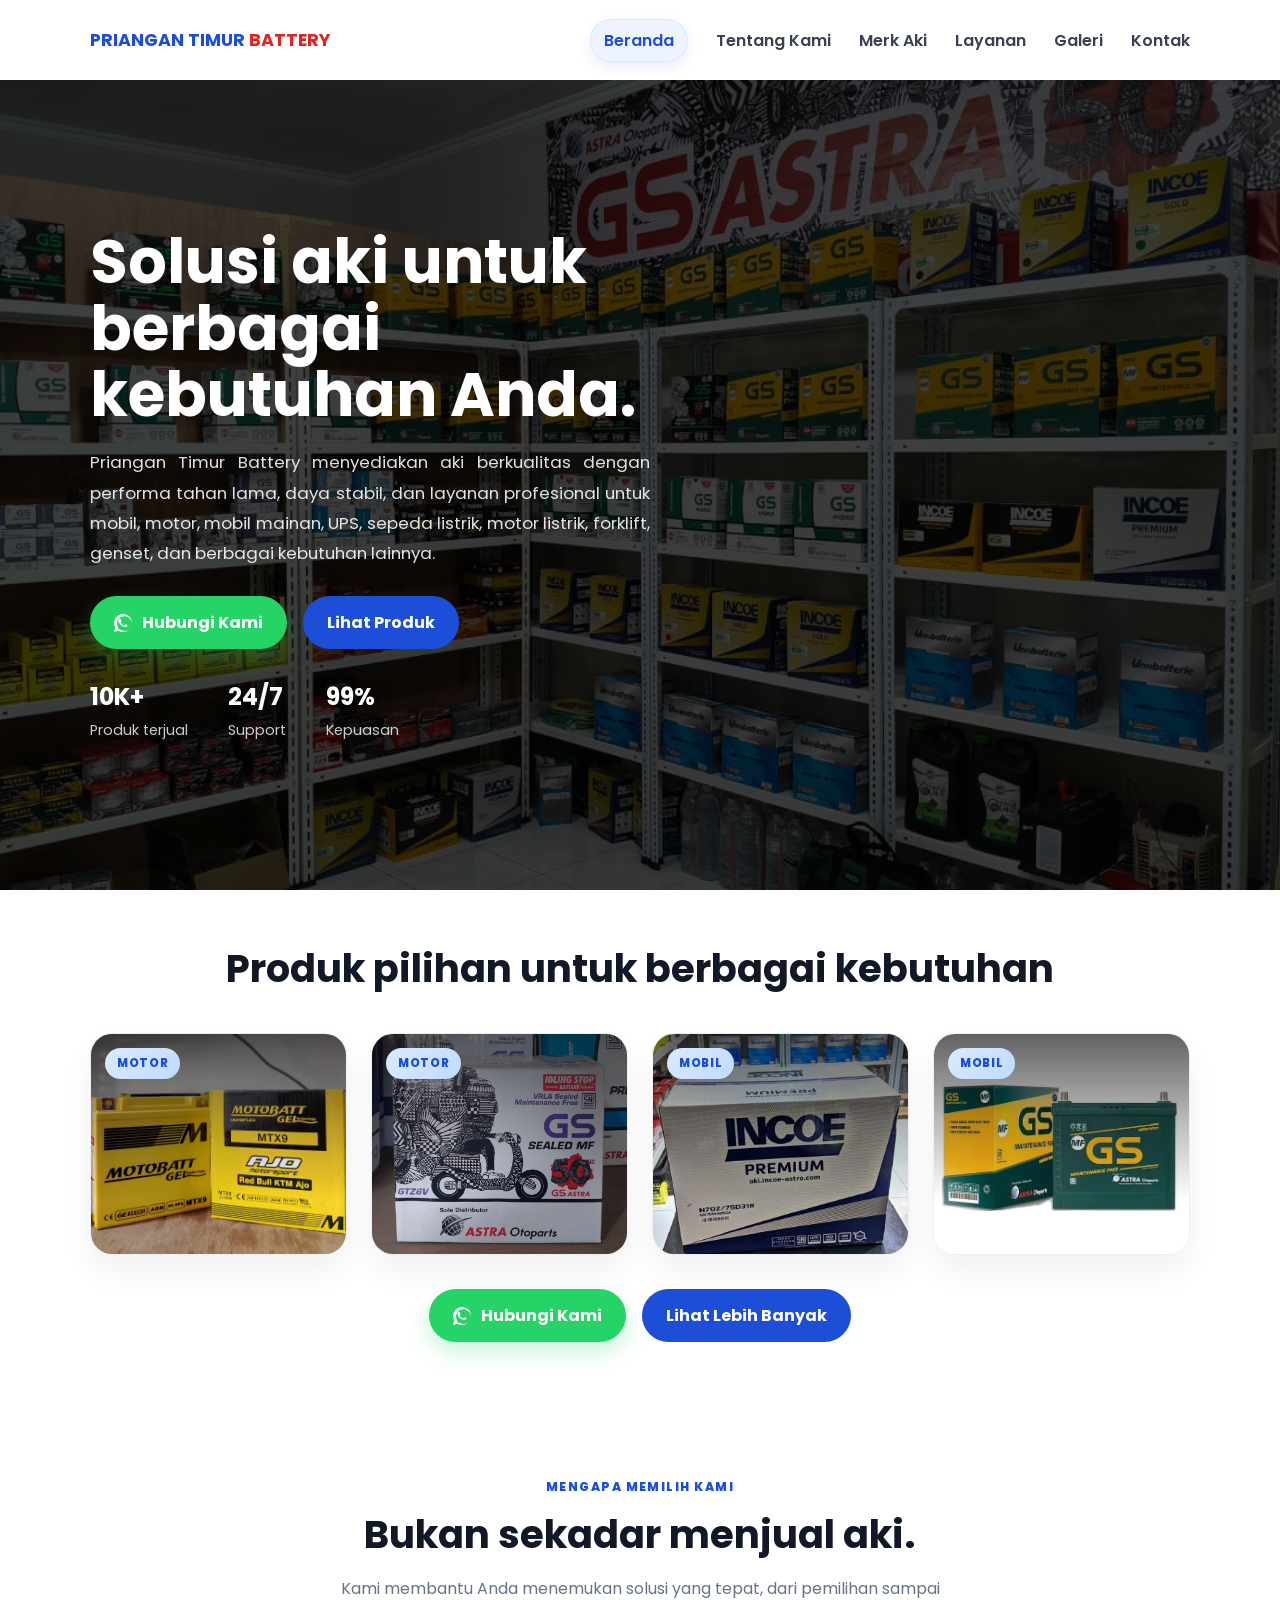
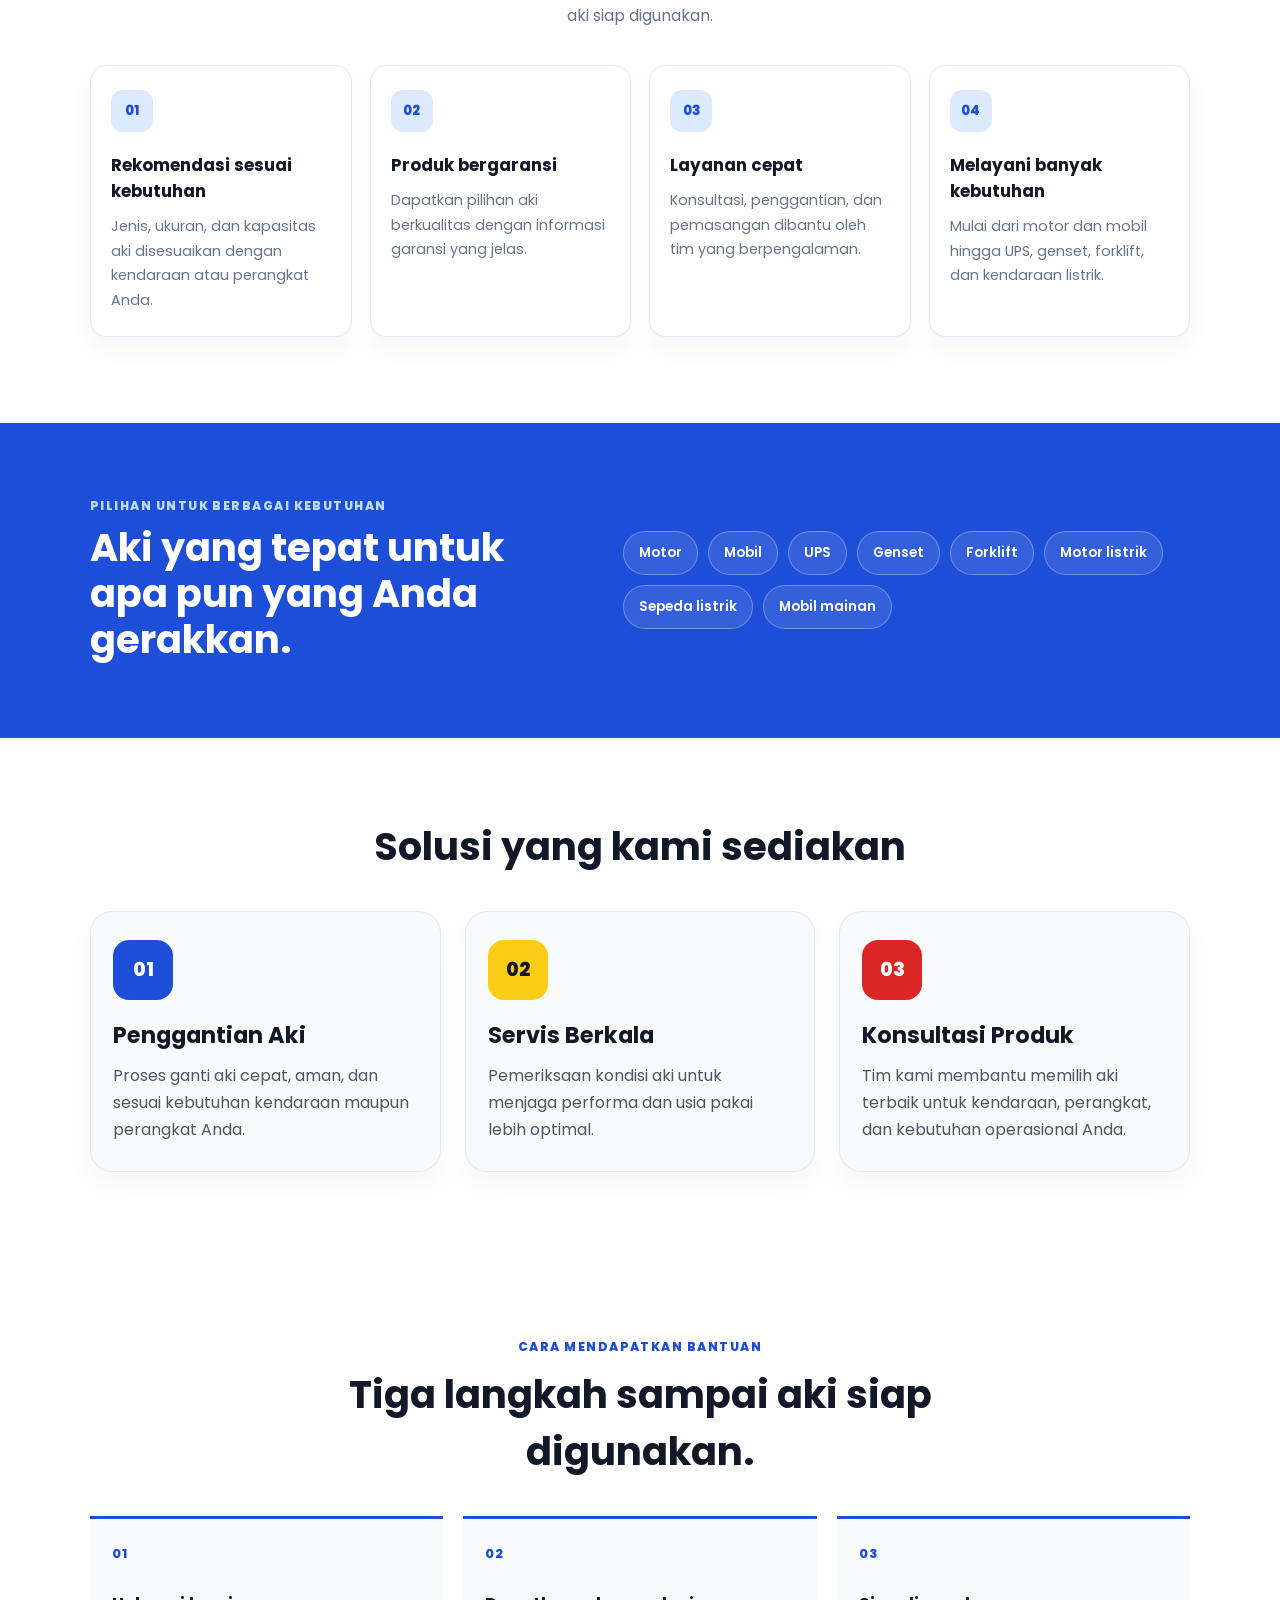
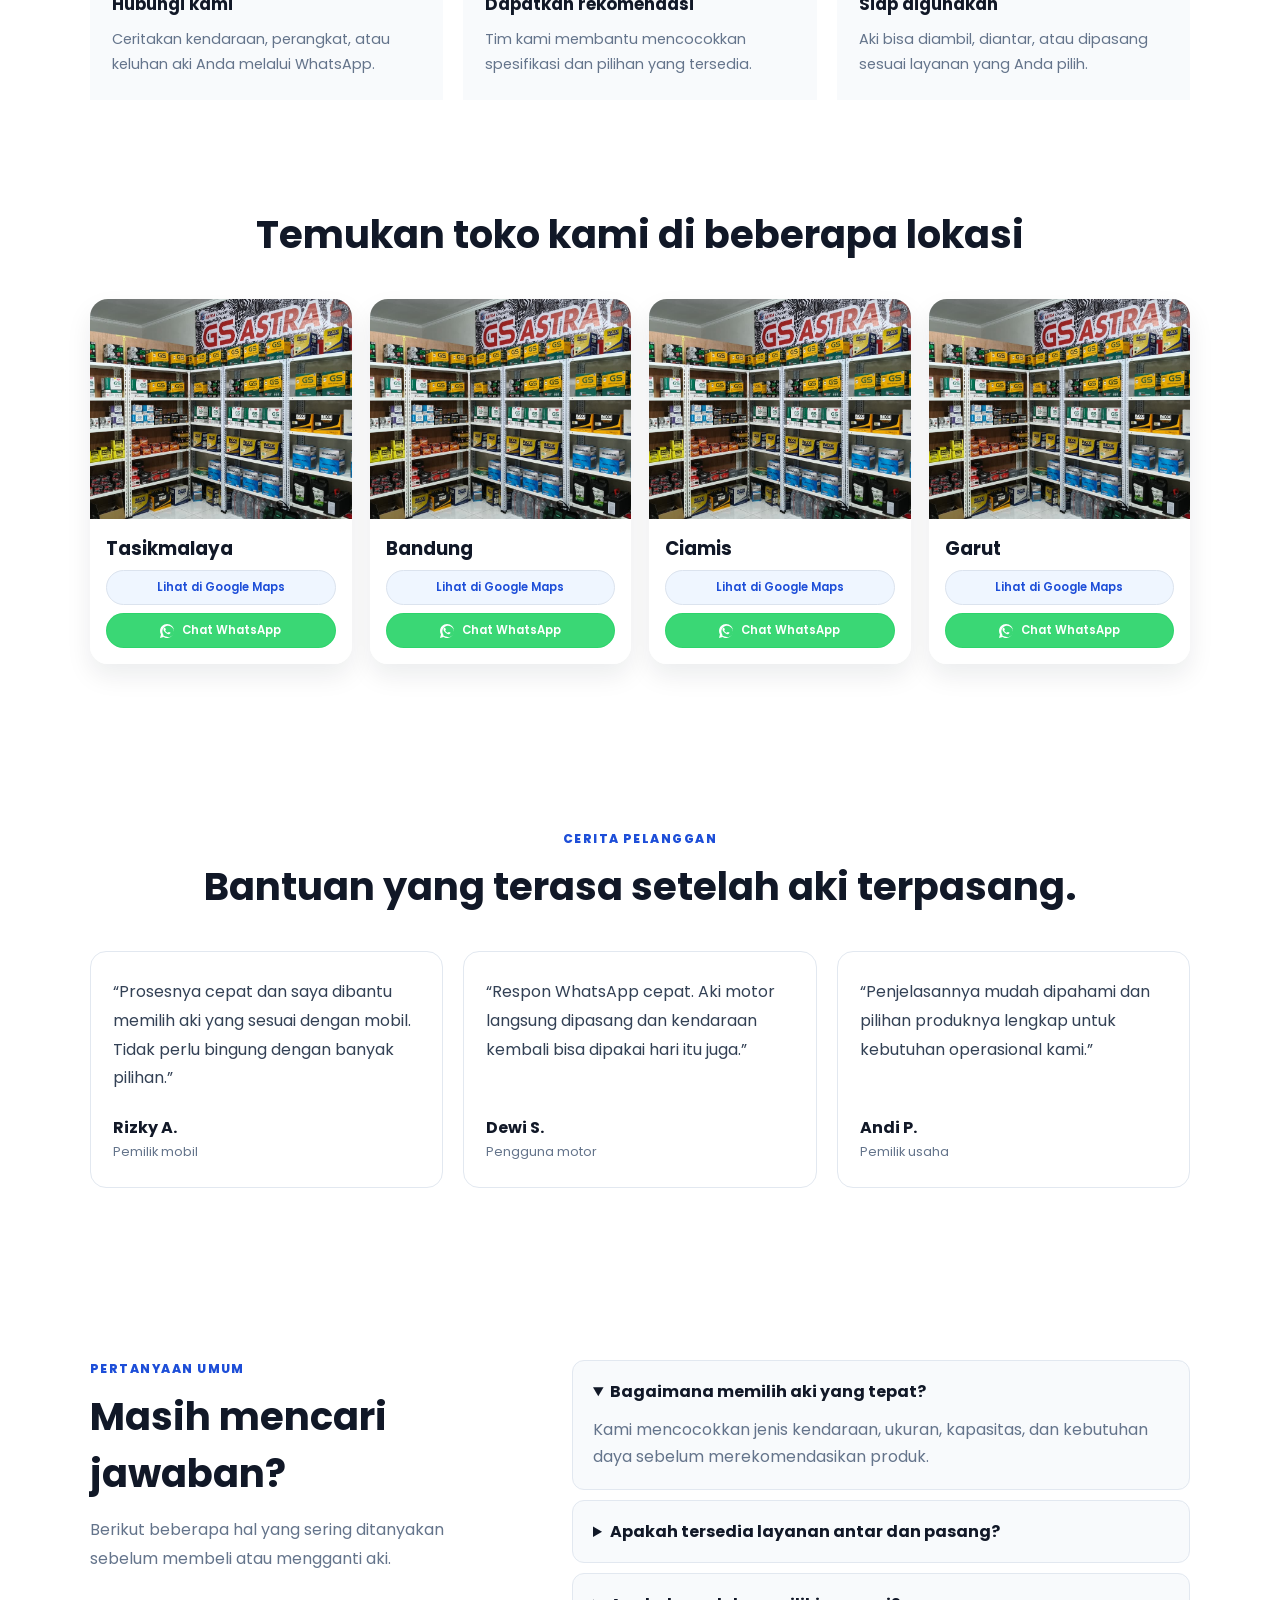
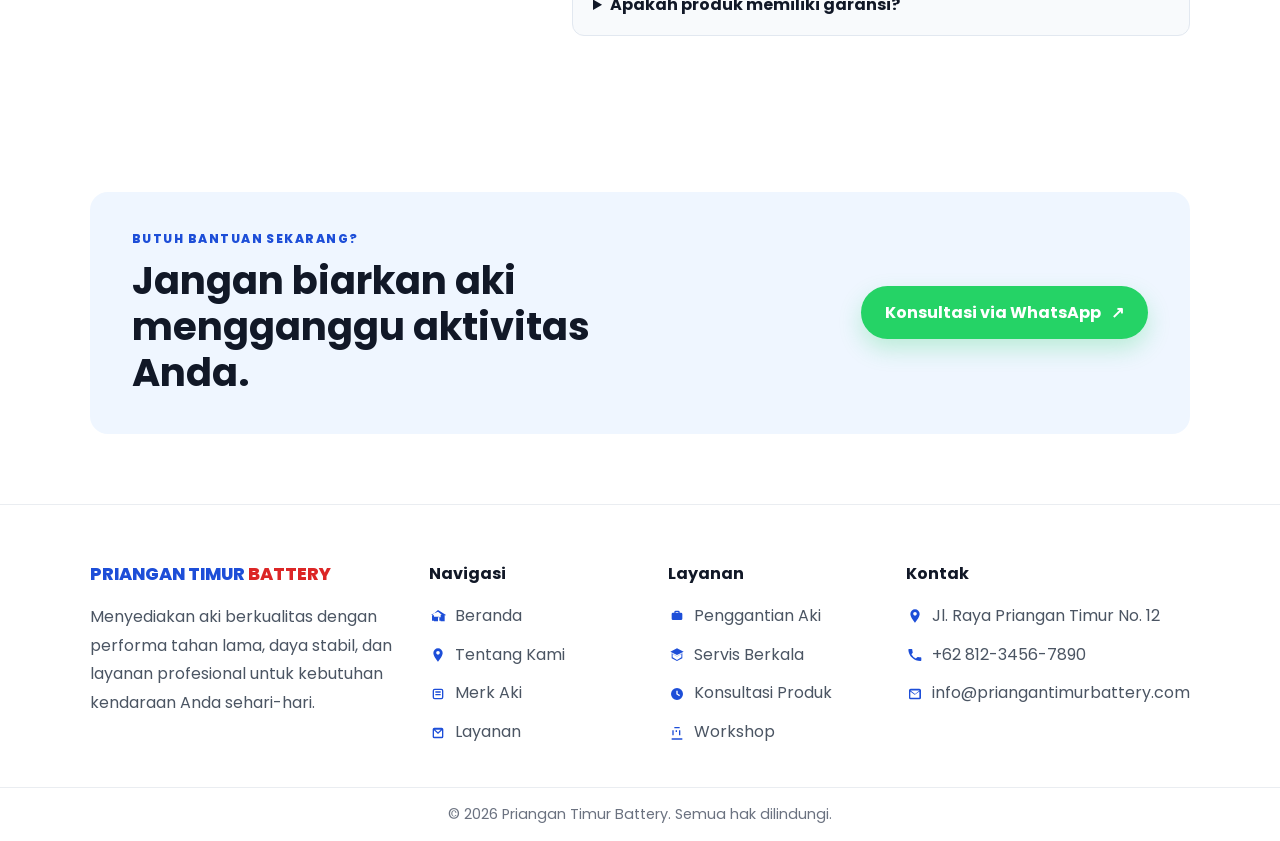
<file: index.html>
<!DOCTYPE html>
<html lang="id">

<head>
    <meta charset="UTF-8">
    <meta name="viewport" content="width=device-width, initial-scale=1.0">
    <meta name="description"
        content="Priangan Timur Battery menyediakan aki berkualitas, konsultasi, penggantian, dan layanan aki untuk berbagai kebutuhan.">
    <title>Priangan Timur Battery | Solusi Aki Terpercaya</title>

    <link rel="preconnect" href="https://fonts.googleapis.com">
    <link rel="preconnect" href="https://fonts.gstatic.com" crossorigin>
    <link href="https://fonts.googleapis.com/css2?family=Poppins:wght@400;500;600;700;800&display=swap"
        rel="stylesheet">
    <link rel="stylesheet" href="css/style.css">
</head>

<body>
    <header class="navbar">
        <div class="container nav-inner">
            <div class="logo">
                <a href="index.html"><span>PRIANGAN TIMUR <span class="brand-red">BATTERY</span></span></a>
            </div>

            <button class="menu-toggle" type="button" aria-label="Buka menu" aria-controls="primary-navigation"
                aria-expanded="false">
                <span></span><span></span><span></span>
            </button>
            <nav class="menu" id="primary-navigation" aria-label="Main navigation">
                <a class="active" href="index.html">Beranda</a>
                <a href="tentang_kami.html">Tentang Kami</a>
                <a href="merk_aki.html">Merk Aki</a>
                <a href="layanan.html">Layanan</a>
                <a href="galeri.html">Galeri</a>
                <a href="kontak.html">Kontak</a>
            </nav>
        </div>
    </header>

    <main>
        <section class="hero">
            <div class="container hero-inner">
                <div class="hero-content">
                    <h1>Solusi aki untuk berbagai kebutuhan Anda.</h1>
                    <p>
                        Priangan Timur Battery menyediakan aki berkualitas dengan performa tahan lama,
                        daya stabil, dan layanan profesional untuk mobil, motor, mobil mainan, UPS, sepeda listrik,
                        motor listrik, forklift, genset, dan berbagai kebutuhan lainnya.
                    </p>

                    <div class="hero-actions">
                        <a href="https://wa.me/62882002125311" class="btn btn-whatsapp" target="_blank" rel="noopener">
                            <svg viewBox="0 0 24 24" aria-hidden="true" focusable="false">
                                <path
                                    d="M20.52 3.48A11.86 11.86 0 0 0 12.08 0C5.5 0 .06 5.45.06 12.13c0 2.13.56 4.22 1.63 6.06L0 24l6.02-1.58a11.98 11.98 0 0 0 5.99 1.82h.01c6.58 0 11.96-5.45 11.96-12.13 0-3.25-1.27-6.31-3.46-8.63ZM12.08 22c-1.72 0-3.4-.46-4.87-1.33L6.5 21l-.9-2.92a9.92 9.92 0 0 1-1.5-5.08c0-5.45 4.44-9.87 9.9-9.87a9.86 9.86 0 0 1 9.88 9.87c0 5.43-4.44 9.87-9.88 9.87Zm5.44-7.41c-.3-.15-1.8-.89-2.08-.99-.27-.1-.47-.15-.67.15-.2.3-.77.99-.95 1.19-.18.2-.35.22-.65.08-.3-.15-1.27-.47-2.42-1.49-.9-.8-1.51-1.8-1.68-2.1-.18-.3-.02-.46.13-.61.14-.14.3-.35.45-.52.15-.17.2-.3.3-.5.1-.2.05-.38-.03-.53-.08-.15-.67-1.62-.92-2.22-.24-.58-.49-.5-.67-.51l-.57-.01c-.2 0-.53.08-.8.38-.27.3-1.02 1-1.02 2.43s1.05 2.82 1.2 3.02c.15.2 2.06 3.14 4.98 4.4.7.3 1.24.48 1.66.61.7.22 1.34.19 1.84.11.56-.08 1.8-.73 2.05-1.43.25-.7.25-1.31.18-1.43-.07-.13-.27-.2-.57-.35Z" />
                            </svg>
                            <span>Hubungi Kami</span>
                        </a>
                        <a href="merk_aki.html" class="btn btn-primary">Lihat Produk</a>
                    </div>

                    <div class="hero-stats">
                        <div>
                            <strong>10K+</strong>
                            <span>Produk terjual</span>
                        </div>
                        <div>
                            <strong>24/7</strong>
                            <span>Support</span>
                        </div>
                        <div>
                            <strong>99%</strong>
                            <span>Kepuasan</span>
                        </div>
                    </div>
                </div>
            </div>
        </section>

        <section class="products" id="products">
            <div class="container">
                <div class="section-heading">
                    <h2>Produk pilihan untuk berbagai kebutuhan</h2>
                </div>

                <div class="product-grid">
                    <article class="product-card">
                        <div class="product-image-wrap">
                            <img src="img/produk-1.jpg" alt="" class="product-image">
                            <span class="product-tag">Motor</span>
                        </div>
                    </article>

                    <article class="product-card">
                        <div class="product-image-wrap">
                            <img src="img/produk-2.jpg" alt="" class="product-image">
                            <span class="product-tag">Motor</span>
                        </div>
                    </article>

                    <article class="product-card">
                        <div class="product-image-wrap">
                            <img src="img/produk-5.jpg" alt="" class="product-image">
                            <span class="product-tag">Mobil</span>
                        </div>
                    </article>

                    <article class="product-card">
                        <div class="product-image-wrap">
                            <img src="img/produk-10.jpg" alt="" class="product-image">
                            <span class="product-tag">Mobil</span>
                        </div>
                    </article>
                </div>

                <div class="product-action">
                    <a href="https://wa.me/62882002125311" class="btn btn-whatsapp" target="_blank" rel="noopener">
                        <svg viewBox="0 0 24 24" aria-hidden="true" focusable="false">
                            <path
                                d="M20.52 3.48A11.86 11.86 0 0 0 12.08 0C5.5 0 .06 5.45.06 12.13c0 2.13.56 4.22 1.63 6.06L0 24l6.02-1.58a11.98 11.98 0 0 0 5.99 1.82h.01c6.58 0 11.96-5.45 11.96-12.13 0-3.25-1.27-6.31-3.46-8.63ZM12.08 22c-1.72 0-3.4-.46-4.87-1.33L6.5 21l-.9-2.92a9.92 9.92 0 0 1-1.5-5.08c0-5.45 4.44-9.87 9.9-9.87a9.86 9.86 0 0 1 9.88 9.87c0 5.43-4.44 9.87-9.88 9.87Zm5.44-7.41c-.3-.15-1.8-.89-2.08-.99-.27-.1-.47-.15-.67.15-.2.3-.77.99-.95 1.19-.18.2-.35.22-.65.08-.3-.15-1.27-.47-2.42-1.49-.9-.8-1.51-1.8-1.68-2.1-.18-.3-.02-.46.13-.61.14-.14.3-.35.45-.52.15-.17.2-.3.3-.5.1-.2.05-.38-.03-.53-.08-.15-.67-1.62-.92-2.22-.24-.58-.49-.5-.67-.51l-.57-.01c-.2 0-.53.08-.8.38-.27.3-1.02 1-1.02 2.43s1.05 2.82 1.2 3.02c.15.2 2.06 3.14 4.98 4.4.7.3 1.24.48 1.66.61.7.22 1.34.19 1.84.11.56-.08 1.8-.73 2.05-1.43.25-.7.25-1.31.18-1.43-.07-.13-.27-.2-.57-.35Z" />
                        </svg>
                        <span>Hubungi Kami</span>
                    </a>
                    <a href="merk_aki.html" class="btn btn-primary">Lihat Lebih Banyak</a>
                </div>
            </div>
        </section>

        <section class="advantages" aria-labelledby="advantages-title">
            <div class="container">
                <div class="section-heading">
                    <p class="section-kicker">Mengapa memilih kami</p>
                    <h2 id="advantages-title">Bukan sekadar menjual aki.</h2>
                    <p>Kami membantu Anda menemukan solusi yang tepat, dari pemilihan sampai aki siap digunakan.</p>
                </div>
                <div class="advantage-grid">
                    <article class="advantage-card"><span class="advantage-number">01</span>
                        <h3>Rekomendasi sesuai kebutuhan</h3>
                        <p>Jenis, ukuran, dan kapasitas aki disesuaikan dengan kendaraan atau perangkat Anda.</p>
                    </article>
                    <article class="advantage-card"><span class="advantage-number">02</span>
                        <h3>Produk bergaransi</h3>
                        <p>Dapatkan pilihan aki berkualitas dengan informasi garansi yang jelas.</p>
                    </article>
                    <article class="advantage-card"><span class="advantage-number">03</span>
                        <h3>Layanan cepat</h3>
                        <p>Konsultasi, penggantian, dan pemasangan dibantu oleh tim yang berpengalaman.</p>
                    </article>
                    <article class="advantage-card"><span class="advantage-number">04</span>
                        <h3>Melayani banyak kebutuhan</h3>
                        <p>Mulai dari motor dan mobil hingga UPS, genset, forklift, dan kendaraan listrik.</p>
                    </article>
                </div>
            </div>
        </section>

        <section class="coverage" aria-labelledby="coverage-title">
            <div class="container coverage-inner">
                <div>
                    <p class="section-kicker">Pilihan untuk berbagai kebutuhan</p>
                    <h2 id="coverage-title">Aki yang tepat untuk apa pun yang Anda gerakkan.</h2>
                </div>
                <div class="coverage-list">
                    <span>Motor</span><span>Mobil</span><span>UPS</span><span>Genset</span><span>Forklift</span><span>Motor
                        listrik</span><span>Sepeda listrik</span><span>Mobil mainan</span></div>
            </div>
        </section>

        <section class="services">
            <div class="container">
                <div class="section-heading">
                    <h2>Solusi yang kami sediakan</h2>
                </div>

                <div class="service-grid">
                    <div class="service-card">
                        <div class="service-icon blue">01</div>
                        <h3>Penggantian Aki</h3>
                        <p>Proses ganti aki cepat, aman, dan sesuai kebutuhan kendaraan maupun perangkat Anda.</p>
                    </div>

                    <div class="service-card">
                        <div class="service-icon yellow">02</div>
                        <h3>Servis Berkala</h3>
                        <p>Pemeriksaan kondisi aki untuk menjaga performa dan usia pakai lebih optimal.</p>
                    </div>

                    <div class="service-card">
                        <div class="service-icon red">03</div>
                        <h3>Konsultasi Produk</h3>
                        <p>Tim kami membantu memilih aki terbaik untuk kendaraan, perangkat, dan kebutuhan operasional
                            Anda.</p>
                    </div>
                </div>
            </div>
        </section>

        <section class="process" aria-labelledby="process-title">
            <div class="container process-inner">
                <div class="section-heading process-heading">
                    <p class="section-kicker">Cara mendapatkan bantuan</p>
                    <h2 id="process-title">Tiga langkah sampai aki siap digunakan.</h2>
                </div>
                <div class="process-grid">
                    <article class="process-card"><span>01</span>
                        <h3>Hubungi kami</h3>
                        <p>Ceritakan kendaraan, perangkat, atau keluhan aki Anda melalui WhatsApp.</p>
                    </article>
                    <article class="process-card"><span>02</span>
                        <h3>Dapatkan rekomendasi</h3>
                        <p>Tim kami membantu mencocokkan spesifikasi dan pilihan yang tersedia.</p>
                    </article>
                    <article class="process-card"><span>03</span>
                        <h3>Siap digunakan</h3>
                        <p>Aki bisa diambil, diantar, atau dipasang sesuai layanan yang Anda pilih.</p>
                    </article>
                </div>
            </div>
        </section>

        <section class="branch-showcase">
            <div class="container">
                <div class="section-heading">
                    <h2>Temukan toko kami di beberapa lokasi</h2>
                </div>

                <div class="branch-grid">
                    <div class="branch-card">
                        <img src="img/hero.jpeg" alt="Cabang Tasikmalaya">
                        <div class="branch-content">
                            <span class="branch-name">Tasikmalaya</span>
                            <div class="branch-actions">
                                <a href="https://www.google.com/maps/search/Priangan+Timur+Battery+Tasikmalaya"
                                    class="branch-maps" target="_blank" rel="noopener">Lihat di Google Maps</a>
                                <a href="https://wa.me/62882002125311?text=Halo%20Priangan%20Timur%20Battery%20Tasikmalaya"
                                    class="branch-whatsapp" target="_blank" rel="noopener">
                                    <svg viewBox="0 0 24 24" aria-hidden="true" focusable="false">
                                        <path
                                            d="M20.52 3.48A11.86 11.86 0 0 0 12.08 0C5.5 0 .06 5.45.06 12.13c0 2.13.56 4.22 1.63 6.06L0 24l6.02-1.58a11.98 11.98 0 0 0 5.99 1.82h.01c6.58 0 11.96-5.45 11.96-12.13 0-3.25-1.27-6.31-3.46-8.63ZM12.08 22c-1.72 0-3.4-.46-4.87-1.33L6.5 21l-.9-2.92a9.92 9.92 0 0 1-1.5-5.08c0-5.45 4.44-9.87 9.9-9.87a9.86 9.86 0 0 1 9.88 9.87c0 5.43-4.44 9.87-9.88 9.87Zm5.44-7.41c-.3-.15-1.8-.89-2.08-.99-.27-.1-.47-.15-.67.15-.2.3-.77.99-.95 1.19-.18.2-.35.22-.65.08-.3-.15-1.27-.47-2.42-1.49-.9-.8-1.51-1.8-1.68-2.1-.18-.3-.02-.46.13-.61.14-.14.3-.35.45-.52.15-.17.2-.3.3-.5.1-.2.05-.38-.03-.53-.08-.15-.67-1.62-.92-2.22-.24-.58-.49-.5-.67-.51l-.57-.01c-.2 0-.53.08-.8.38-.27.3-1.02 1-1.02 2.43s1.05 2.82 1.2 3.02c.15.2 2.06 3.14 4.98 4.4.7.3 1.24.48 1.66.61.7.22 1.34.19 1.84.11.56-.08 1.8-.73 2.05-1.43.25-.7.25-1.31.18-1.43-.07-.13-.27-.2-.57-.35Z" />
                                        </svg>
                                    Chat WhatsApp
                                </a>
                            </div>
                        </div>
                    </div>

                    <div class="branch-card">
                        <img src="img/hero.jpeg" alt="Cabang Bandung">
                        <div class="branch-content">
                            <span class="branch-name">Bandung</span>
                            <div class="branch-actions">
                                <a href="https://www.google.com/maps/search/Priangan+Timur+Battery+Bandung"
                                    class="branch-maps" target="_blank" rel="noopener">Lihat di Google Maps</a>
                                <a href="https://wa.me/62882002125311?text=Halo%20Priangan%20Timur%20Battery%20Bandung"
                                    class="branch-whatsapp" target="_blank" rel="noopener">
                                    <svg viewBox="0 0 24 24" aria-hidden="true" focusable="false">
                                        <path
                                            d="M20.52 3.48A11.86 11.86 0 0 0 12.08 0C5.5 0 .06 5.45.06 12.13c0 2.13.56 4.22 1.63 6.06L0 24l6.02-1.58a11.98 11.98 0 0 0 5.99 1.82h.01c6.58 0 11.96-5.45 11.96-12.13 0-3.25-1.27-6.31-3.46-8.63ZM12.08 22c-1.72 0-3.4-.46-4.87-1.33L6.5 21l-.9-2.92a9.92 9.92 0 0 1-1.5-5.08c0-5.45 4.44-9.87 9.9-9.87a9.86 9.86 0 0 1 9.88 9.87c0 5.43-4.44 9.87-9.88 9.87Zm5.44-7.41c-.3-.15-1.8-.89-2.08-.99-.27-.1-.47-.15-.67.15-.2.3-.77.99-.95 1.19-.18.2-.35.22-.65.08-.3-.15-1.27-.47-2.42-1.49-.9-.8-1.51-1.8-1.68-2.1-.18-.3-.02-.46.13-.61.14-.14.3-.35.45-.52.15-.17.2-.3.3-.5.1-.2.05-.38-.03-.53-.08-.15-.67-1.62-.92-2.22-.24-.58-.49-.5-.67-.51l-.57-.01c-.2 0-.53.08-.8.38-.27.3-1.02 1-1.02 2.43s1.05 2.82 1.2 3.02c.15.2 2.06 3.14 4.98 4.4.7.3 1.24.48 1.66.61.7.22 1.34.19 1.84.11.56-.08 1.8-.73 2.05-1.43.25-.7.25-1.31.18-1.43-.07-.13-.27-.2-.57-.35Z" />
                                        </svg>
                                    Chat WhatsApp
                                </a>
                            </div>
                        </div>
                    </div>

                    <div class="branch-card">
                        <img src="img/hero.jpeg" alt="Cabang Ciamis">
                        <div class="branch-content">
                            <span class="branch-name">Ciamis</span>
                            <div class="branch-actions">
                                <a href="https://www.google.com/maps/search/Priangan+Timur+Battery+Ciamis"
                                    class="branch-maps" target="_blank" rel="noopener">Lihat di Google Maps</a>
                                <a href="https://wa.me/62882002125311?text=Halo%20Priangan%20Timur%20Battery%20Ciamis"
                                    class="branch-whatsapp" target="_blank" rel="noopener">
                                    <svg viewBox="0 0 24 24" aria-hidden="true" focusable="false">
                                        <path
                                            d="M20.52 3.48A11.86 11.86 0 0 0 12.08 0C5.5 0 .06 5.45.06 12.13c0 2.13.56 4.22 1.63 6.06L0 24l6.02-1.58a11.98 11.98 0 0 0 5.99 1.82h.01c6.58 0 11.96-5.45 11.96-12.13 0-3.25-1.27-6.31-3.46-8.63ZM12.08 22c-1.72 0-3.4-.46-4.87-1.33L6.5 21l-.9-2.92a9.92 9.92 0 0 1-1.5-5.08c0-5.45 4.44-9.87 9.9-9.87a9.86 9.86 0 0 1 9.88 9.87c0 5.43-4.44 9.87-9.88 9.87Zm5.44-7.41c-.3-.15-1.8-.89-2.08-.99-.27-.1-.47-.15-.67.15-.2.3-.77.99-.95 1.19-.18.2-.35.22-.65.08-.3-.15-1.27-.47-2.42-1.49-.9-.8-1.51-1.8-1.68-2.1-.18-.3-.02-.46.13-.61.14-.14.3-.35.45-.52.15-.17.2-.3.3-.5.1-.2.05-.38-.03-.53-.08-.15-.67-1.62-.92-2.22-.24-.58-.49-.5-.67-.51l-.57-.01c-.2 0-.53.08-.8.38-.27.3-1.02 1-1.02 2.43s1.05 2.82 1.2 3.02c.15.2 2.06 3.14 4.98 4.4.7.3 1.24.48 1.66.61.7.22 1.34.19 1.84.11.56-.08 1.8-.73 2.05-1.43.25-.7.25-1.31.18-1.43-.07-.13-.27-.2-.57-.35Z" />
                                        </svg>
                                    Chat WhatsApp
                                </a>
                            </div>
                        </div>
                    </div>

                    <div class="branch-card">
                        <img src="img/hero.jpeg" alt="Cabang Garut">
                        <div class="branch-content">
                            <span class="branch-name">Garut</span>
                            <div class="branch-actions">
                                <a href="https://www.google.com/maps/search/Priangan+Timur+Battery+Garut"
                                    class="branch-maps" target="_blank" rel="noopener">Lihat di Google Maps</a>
                                <a href="https://wa.me/62882002125311?text=Halo%20Priangan%20Timur%20Battery%20Garut"
                                    class="branch-whatsapp" target="_blank" rel="noopener">
                                    <svg viewBox="0 0 24 24" aria-hidden="true" focusable="false">
                                        <path
                                            d="M20.52 3.48A11.86 11.86 0 0 0 12.08 0C5.5 0 .06 5.45.06 12.13c0 2.13.56 4.22 1.63 6.06L0 24l6.02-1.58a11.98 11.98 0 0 0 5.99 1.82h.01c6.58 0 11.96-5.45 11.96-12.13 0-3.25-1.27-6.31-3.46-8.63ZM12.08 22c-1.72 0-3.4-.46-4.87-1.33L6.5 21l-.9-2.92a9.92 9.92 0 0 1-1.5-5.08c0-5.45 4.44-9.87 9.9-9.87a9.86 9.86 0 0 1 9.88 9.87c0 5.43-4.44 9.87-9.88 9.87Zm5.44-7.41c-.3-.15-1.8-.89-2.08-.99-.27-.1-.47-.15-.67.15-.2.3-.77.99-.95 1.19-.18.2-.35.22-.65.08-.3-.15-1.27-.47-2.42-1.49-.9-.8-1.51-1.8-1.68-2.1-.18-.3-.02-.46.13-.61.14-.14.3-.35.45-.52.15-.17.2-.3.3-.5.1-.2.05-.38-.03-.53-.08-.15-.67-1.62-.92-2.22-.24-.58-.49-.5-.67-.51l-.57-.01c-.2 0-.53.08-.8.38-.27.3-1.02 1-1.02 2.43s1.05 2.82 1.2 3.02c.15.2 2.06 3.14 4.98 4.4.7.3 1.24.48 1.66.61.7.22 1.34.19 1.84.11.56-.08 1.8-.73 2.05-1.43.25-.7.25-1.31.18-1.43-.07-.13-.27-.2-.57-.35Z" />
                                        </svg>
                                    Chat WhatsApp
                                </a>
                            </div>
                        </div>
                    </div>
                </div>
            </div>
        </section>

        <section class="testimonials" aria-labelledby="testimonials-title">
            <div class="container">
                <div class="section-heading">
                    <p class="section-kicker">Cerita pelanggan</p>
                    <h2 id="testimonials-title">Bantuan yang terasa setelah aki terpasang.</h2>
                </div>
                <div class="testimonial-grid">
                    <blockquote class="testimonial-card">
                        <p>“Prosesnya cepat dan saya dibantu memilih aki yang sesuai dengan mobil. Tidak perlu bingung
                            dengan banyak pilihan.”</p>
                        <footer><strong>Rizky A.</strong><span>Pemilik mobil</span></footer>
                    </blockquote>
                    <blockquote class="testimonial-card">
                        <p>“Respon WhatsApp cepat. Aki motor langsung dipasang dan kendaraan kembali bisa dipakai hari
                            itu juga.”</p>
                        <footer><strong>Dewi S.</strong><span>Pengguna motor</span></footer>
                    </blockquote>
                    <blockquote class="testimonial-card">
                        <p>“Penjelasannya mudah dipahami dan pilihan produknya lengkap untuk kebutuhan operasional
                            kami.”</p>
                        <footer><strong>Andi P.</strong><span>Pemilik usaha</span></footer>
                    </blockquote>
                </div>
            </div>
        </section>

        <section class="faq" id="faq" aria-labelledby="faq-title">
            <div class="container faq-inner">
                <div>
                    <p class="section-kicker">Pertanyaan umum</p>
                    <h2 id="faq-title">Masih mencari jawaban?</h2>
                    <p class="faq-intro">Berikut beberapa hal yang sering ditanyakan sebelum membeli atau mengganti aki.
                    </p>
                </div>
                <div class="faq-list">
                    <details open>
                        <summary>Bagaimana memilih aki yang tepat?</summary>
                        <p>Kami mencocokkan jenis kendaraan, ukuran, kapasitas, dan kebutuhan daya sebelum
                            merekomendasikan produk.</p>
                    </details>
                    <details>
                        <summary>Apakah tersedia layanan antar dan pasang?</summary>
                        <p>Silakan hubungi WhatsApp kami untuk mengecek ketersediaan layanan dan area kunjungan.</p>
                    </details>
                    <details>
                        <summary>Apakah produk memiliki garansi?</summary>
                        <p>Garansi mengikuti merek dan tipe produk. Tim kami akan menjelaskan ketentuannya sebelum
                            pembelian.</p>
                    </details>
                </div>
            </div>
        </section>

        <section class="home-cta" id="kontak">
            <div class="container home-cta-inner">
                <div>
                    <p class="section-kicker">Butuh bantuan sekarang?</p>
                    <h2>Jangan biarkan aki mengganggu aktivitas Anda.</h2>
                </div><a href="https://wa.me/6281234567890?text=Halo%2C%20saya%20ingin%20konsultasi%20aki"
                    class="btn btn-whatsapp" target="_blank" rel="noopener">Konsultasi via WhatsApp <span
                        aria-hidden="true">↗</span></a>
            </div>
        </section>
    </main>

    <footer class="site-footer">
        <div class="container footer-inner">
            <div class="footer-brand">
                <a href="#" class="footer-logo"><span>PRIANGAN TIMUR <span class="brand-red">BATTERY</span></span></a>
                <p>
                    Menyediakan aki berkualitas dengan performa tahan lama, daya stabil, dan layanan profesional
                    untuk kebutuhan kendaraan Anda sehari-hari.
                </p>
            </div>

            <div class="footer-links">
                <h4>Navigasi</h4>
                <ul>
                    <li>
                        <span class="nav-icon" aria-hidden="true"><svg viewBox="0 0 24 24">
                                <path
                                    d="M12 3 3 11h3v9h6v-6h4v6h6v-9h3L12 3Zm0 2.8L17.7 10h-1.7v9h-2v-6h-8v6H3v-9H1.3L12 5.8Z" />
                                </svg></span>
                        <a href="index.html">Beranda</a>
                    </li>
                    <li>
                        <span class="nav-icon" aria-hidden="true"><svg viewBox="0 0 24 24">
                                <path
                                    d="M12 2a7 7 0 0 1 7 7c0 4.9-7 13-7 13S5 13.9 5 9a7 7 0 0 1 7-7Zm0 9.5A2.5 2.5 0 1 0 12 6a2.5 2.5 0 0 0 0 5.5Z" />
                                </svg></span>
                        <a href="tentang_kami.html">Tentang Kami</a>
                    </li>
                    <li>
                        <span class="nav-icon" aria-hidden="true"><svg viewBox="0 0 24 24">
                                <path
                                    d="M7 4h10a3 3 0 0 1 3 3v10a3 3 0 0 1-3 3H7a3 3 0 0 1-3-3V7a3 3 0 0 1 3-3Zm0 2a1 1 0 0 0-1 1v10a1 1 0 0 0 1 1h10a1 1 0 0 0 1-1V7a1 1 0 0 0-1-1H7Zm1 2h8v2H8V8Zm0 4h8v2H8v-2Z" />
                                </svg></span>
                        <a href="merk_aki.html">Merk Aki</a>
                    </li>
                    <li>
                        <span class="nav-icon" aria-hidden="true"><svg viewBox="0 0 24 24">
                                <path
                                    d="M4 6.5A2.5 2.5 0 0 1 6.5 4h11A2.5 2.5 0 0 1 20 6.5v11A2.5 2.5 0 0 1 17.5 20h-11A2.5 2.5 0 0 1 4 17.5v-11Zm2 1.3v9.4c0 .3.2.5.5.5h11c.3 0 .5-.2.5-.5V7.8L12 13.5 6 7.8Zm1.8-.7 4.2 3.8 4.2-3.8h-8.4Z" />
                                </svg></span>
                        <a href="layanan.html">Layanan</a>
                    </li>
                </ul>
            </div>

            <div class="footer-links">
                <h4>Layanan</h4>
                <ul>
                    <li>
                        <span class="nav-icon" aria-hidden="true"><svg viewBox="0 0 24 24">
                                <path
                                    d="M16 7h2a2 2 0 0 1 2 2v7a2 2 0 0 1-2 2H6a2 2 0 0 1-2-2V9a2 2 0 0 1 2-2h2V6a2 2 0 0 1 2-2h4a2 2 0 0 1 2 2v1Zm-2 0V6h-4v1h4Zm-6 5h8v2H8v-2Zm0 3h8v2H8v-2Z" />
                                </svg></span>
                        <a href="layanan.html#layanan">Penggantian Aki</a>
                    </li>
                    <li>
                        <span class="nav-icon" aria-hidden="true"><svg viewBox="0 0 24 24">
                                <path
                                    d="M12 2 2 7l10 5 10-5-10-5Zm-8 7.2v7.6L12 21l8-4.2V9.2L12 14 4 9.2Zm1.4 1.3 6.6 3.6 6.6-3.6v5L12 19.6 5.4 15.5v-5Z" />
                                </svg></span>
                        <a href="layanan.html#layanan">Servis Berkala</a>
                    </li>
                    <li>
                        <span class="nav-icon" aria-hidden="true"><svg viewBox="0 0 24 24">
                                <path d="M12 3a9 9 0 1 1 0 18 9 9 0 0 1 0-18Zm1 4h-2v5.5l4.5 2.7 1-1.7-3.5-2V7Z" />
                                </svg></span>
                        <a href="layanan.html#layanan">Konsultasi Produk</a>
                    </li>
                    <li>
                        <span class="nav-icon" aria-hidden="true"><svg viewBox="0 0 24 24">
                                <path
                                    d="M4 20h16v2H4v-2Zm1-4.5V8h2v7.5H5Zm5-5V8h2v2.5h-2Zm5 2.5V8h2v7.5h-2ZM8 5V3h8v2H8Z" />
                                </svg></span>
                        <a href="layanan.html#layanan">Workshop</a>
                    </li>
                </ul>
            </div>

            <div class="footer-contact">
                <h4>Kontak</h4>
                <ul>
                    <li>
                        <span class="contact-icon" aria-hidden="true">
                            <svg viewBox="0 0 24 24">
                                <path
                                    d="M12 2a7 7 0 0 1 7 7c0 4.9-7 13-7 13S5 13.9 5 9a7 7 0 0 1 7-7Zm0 9.5A2.5 2.5 0 1 0 12 6a2.5 2.5 0 0 0 0 5.5Z" />
                                </svg>
                        </span>
                        Jl. Raya Priangan Timur No. 12
                    </li>
                    <li>
                        <span class="contact-icon" aria-hidden="true">
                            <svg viewBox="0 0 24 24">
                                <path
                                    d="M6.6 10.8a15.6 15.6 0 0 0 6.6 6.6l2.2-2.2a1.1 1.1 0 0 1 1.1-.3 12.4 12.4 0 0 0 3.9.6 1.1 1.1 0 0 1 1.1 1.1V20a1.1 1.1 0 0 1-1.1 1.1A18.1 18.1 0 0 1 2 4.1 1.1 1.1 0 0 1 3.1 3h3.8a1.1 1.1 0 0 1 1.1 1.1 12.4 12.4 0 0 0 .6 3.9 1.1 1.1 0 0 1-.3 1.1L6.6 10.8Z" />
                                </svg>
                        </span>
                        +62 812-3456-7890
                    </li>
                    <li>
                        <span class="contact-icon" aria-hidden="true">
                            <svg viewBox="0 0 24 24">
                                <path
                                    d="M3 6.5A2.5 2.5 0 0 1 5.5 4h13A2.5 2.5 0 0 1 21 6.5v11a2.5 2.5 0 0 1-2.5 2.5h-13A2.5 2.5 0 0 1 3 17.5v-11Zm2.2.4 6.8 5.1 6.8-5.1H5.2Zm13.3 10.6V8.2l-6.2 4.7a1.1 1.1 0 0 1-1.3 0L5 8.2v9.3h13.5Z" />
                                </svg>
                        </span>
                        info@priangantimurbattery.com
                    </li>
                </ul>
            </div>
        </div>

        <div class="footer-bottom">
            <div class="container">
                <p>© 2026 Priangan Timur Battery. Semua hak dilindungi.</p>
            </div>
        </div>
    </footer>
    <script src="js/nav.js" defer></script>
</body>

</html>
</file>
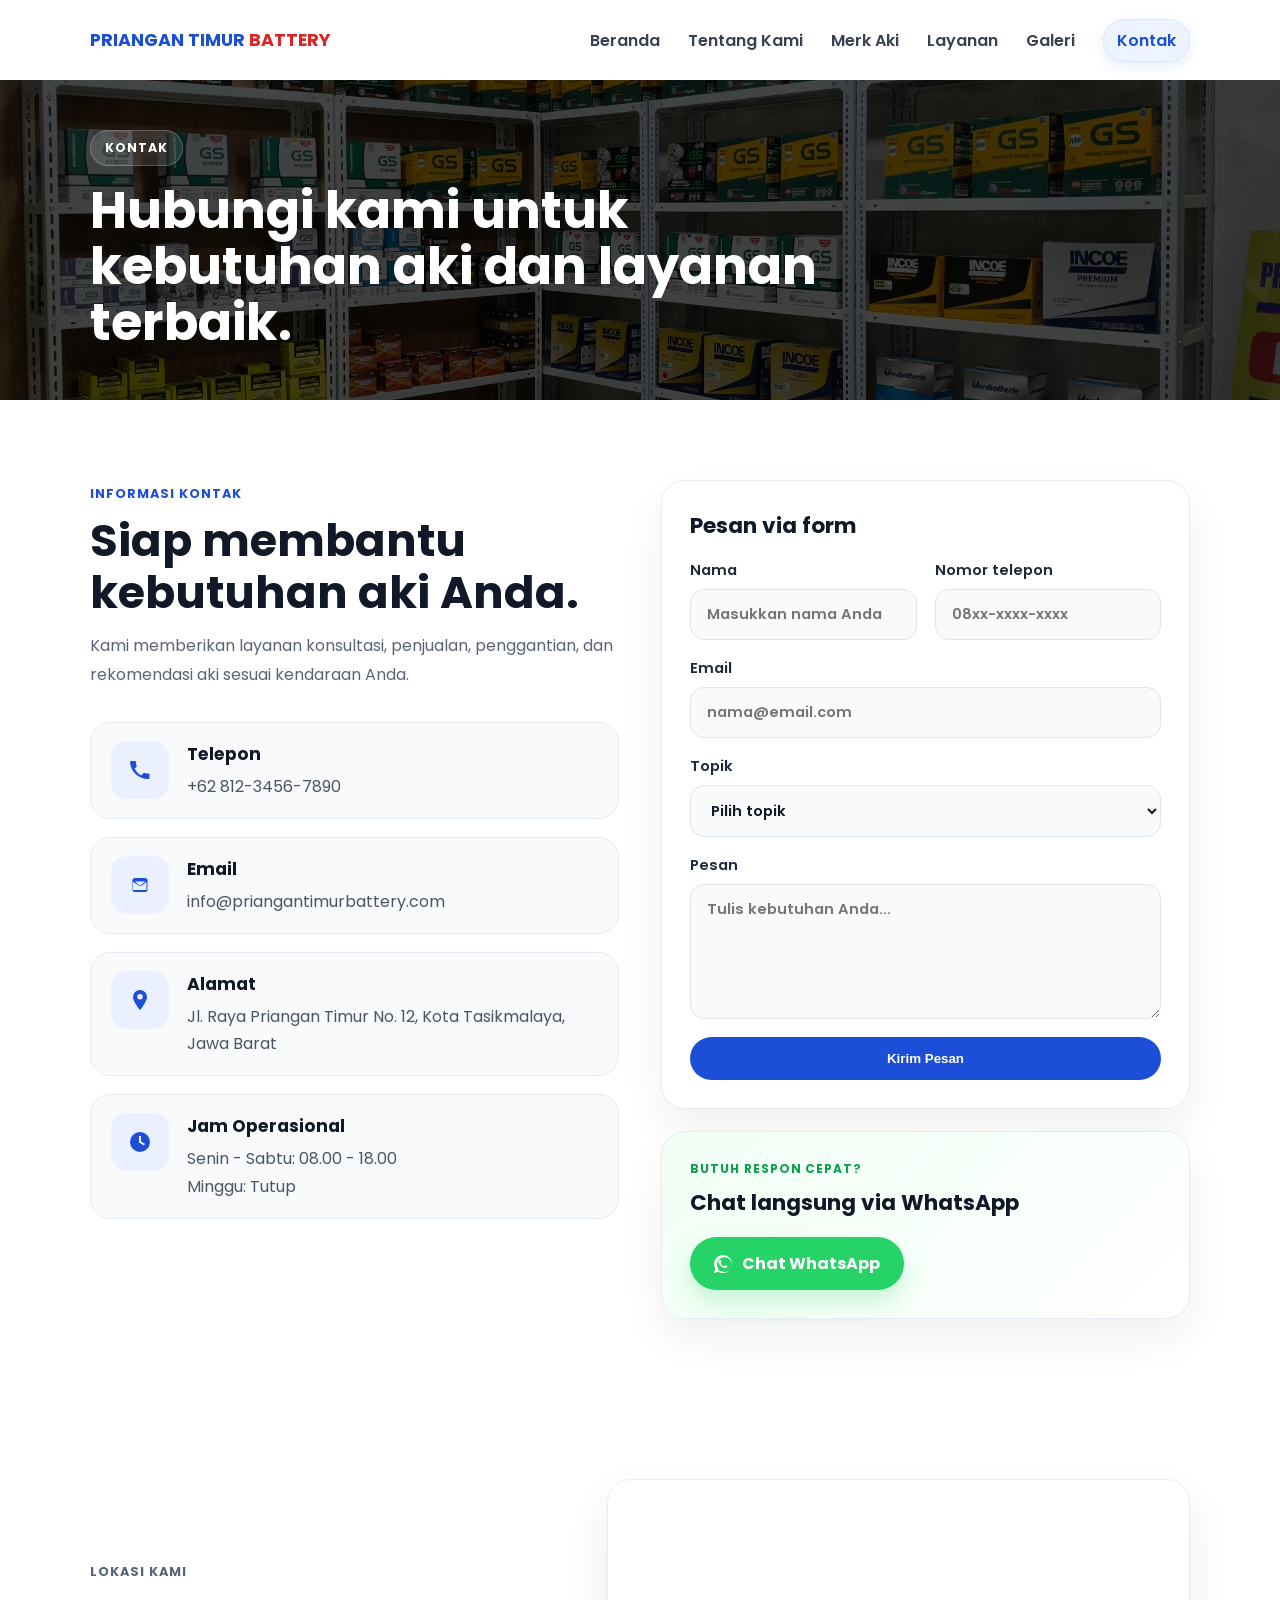
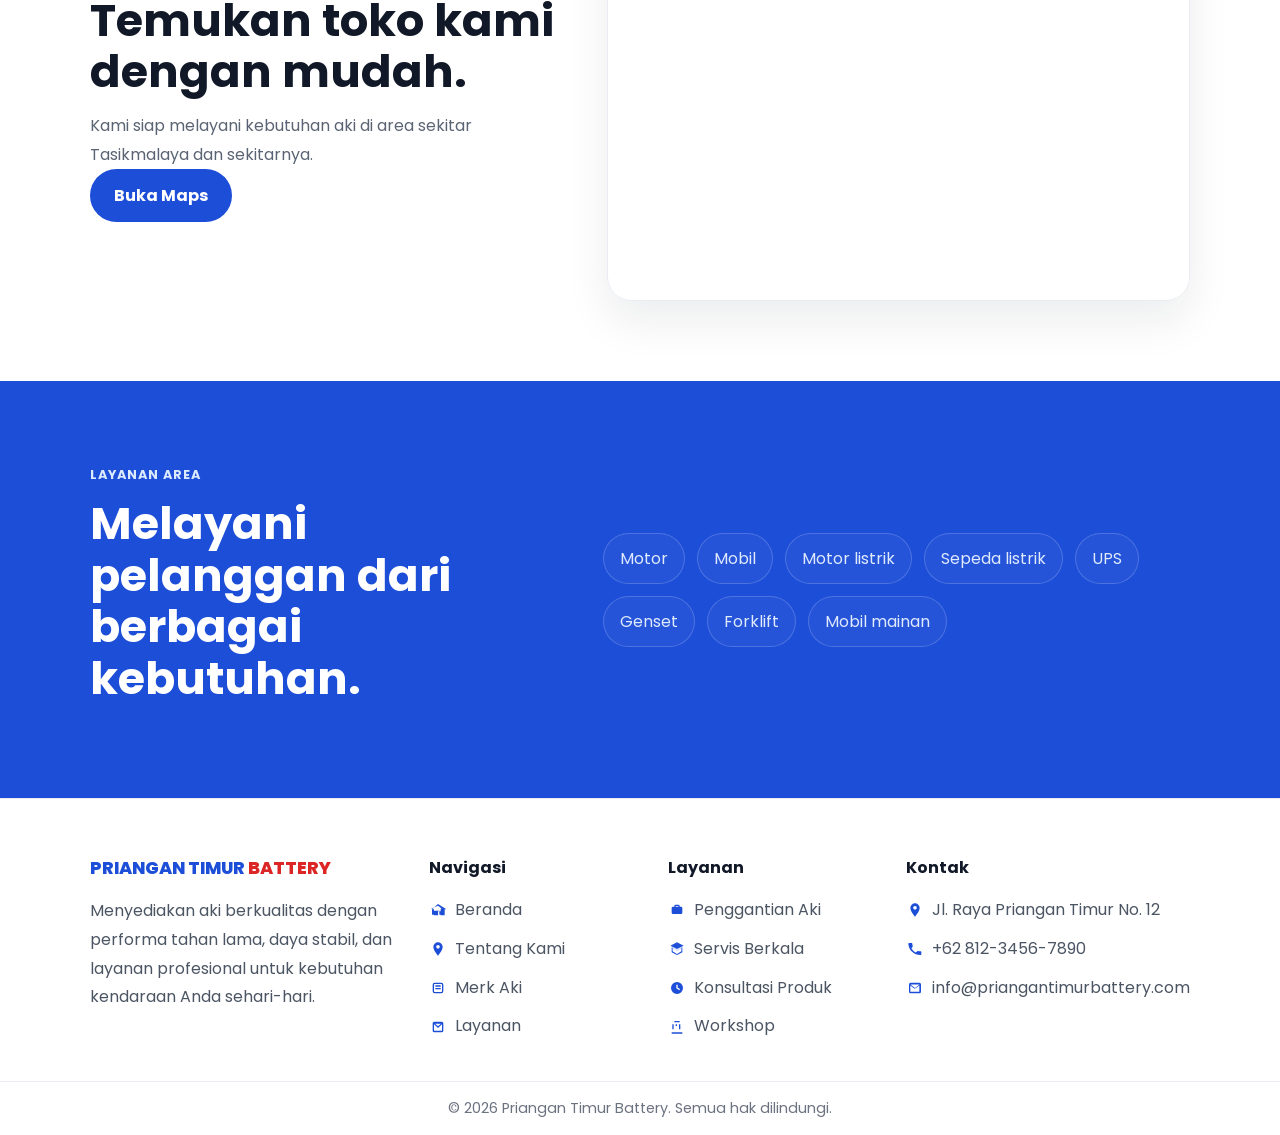
<file: kontak.html>
<!DOCTYPE html>
<html lang="id">

<head>
    <meta charset="UTF-8">
    <meta name="viewport" content="width=device-width, initial-scale=1.0">
    <meta name="description"
        content="Kontak Priangan Timur Battery untuk konsultasi aki, order produk, dan layanan penggantian aki.">
    <title>Kontak | Priangan Timur Battery</title>

    <link rel="preconnect" href="https://fonts.googleapis.com">
    <link rel="preconnect" href="https://fonts.gstatic.com" crossorigin>
    <link href="https://fonts.googleapis.com/css2?family=Poppins:wght@400;500;600;700;800&display=swap"
        rel="stylesheet">
    <link rel="stylesheet" href="css/style.css">
    <link rel="stylesheet" href="css/kontak.css">
</head>

<body>
    <header class="navbar">
        <div class="container nav-inner">
            <div class="logo">
                <a href="index.html"><span>PRIANGAN TIMUR <span class="brand-red">BATTERY</span></span></a>
            </div>

            <button class="menu-toggle" type="button" aria-label="Buka menu" aria-controls="primary-navigation"
                aria-expanded="false">
                <span></span><span></span><span></span>
            </button>
            <nav class="menu" id="primary-navigation" aria-label="Main navigation">
                <a href="index.html">Beranda</a>
                <a href="tentang_kami.html">Tentang Kami</a>
                <a href="merk_aki.html">Merk Aki</a>
                <a href="layanan.html">Layanan</a>
                <a href="galeri.html">Galeri</a>
                <a class="active" href="kontak.html">Kontak</a>
            </nav>
        </div>
    </header>

    <main>
        <section class="page-hero kontak-page-hero">
            <div class="container">
                <p class="eyebrow">Kontak</p>
                <h1>Hubungi kami untuk kebutuhan aki dan layanan terbaik.</h1>
            </div>
        </section>

        <section class="contact-section">
            <div class="container contact-grid">
                <div class="contact-info">
                    <p class="section-kicker">Informasi kontak</p>
                    <h2>Siap membantu kebutuhan aki Anda.</h2>
                    <p class="lead">Kami memberikan layanan konsultasi, penjualan, penggantian, dan rekomendasi aki
                        sesuai kendaraan Anda.</p>

                    <div class="info-list">
                        <div class="info-item">
                            <div class="icon-box">
                                <svg viewBox="0 0 24 24" aria-hidden="true">
                                    <path
                                        d="M6.6 10.8a15.6 15.6 0 0 0 6.6 6.6l2.2-2.2a1.1 1.1 0 0 1 1.1-.3 12.4 12.4 0 0 0 3.9.6 1.1 1.1 0 0 1 1.1 1.1V20a1.1 1.1 0 0 1-1.1 1.1A18.1 18.1 0 0 1 2 4.1 1.1 1.1 0 0 1 3.1 3h3.8a1.1 1.1 0 0 1 1.1 1.1 12.4 12.4 0 0 0 .6 3.9 1.1 1.1 0 0 1-.3 1.1L6.6 10.8Z" />
                                    </svg>
                            </div>
                            <div>
                                <h3>Telepon</h3>
                                <a href="tel:+6281234567890">+62 812-3456-7890</a>
                            </div>
                        </div>

                        <div class="info-item">
                            <div class="icon-box">
                                <svg viewBox="0 0 24 24" aria-hidden="true">
                                    <path
                                        d="M4.5 7.5A2.5 2.5 0 0 1 7 5h10a2.5 2.5 0 0 1 2.5 2.5v9A2.5 2.5 0 0 1 17 19H7a2.5 2.5 0 0 1-2.5-2.5v-9Zm2.2 1.1 5.3 4.1 5.3-4.1H6.7Zm11.8 8.4V8.9l-5.5 4.1a1.2 1.2 0 0 1-1.4 0L5 8.9v8.1h13.5Z" />
                                    </svg>
                            </div>
                            <div>
                                <h3>Email</h3>
                                <a href="mailto:info@priangantimurbattery.com">info@priangantimurbattery.com</a>
                            </div>
                        </div>

                        <div class="info-item">
                            <div class="icon-box">
                                <svg viewBox="0 0 24 24" aria-hidden="true">
                                    <path
                                        d="M12 2a7 7 0 0 1 7 7c0 4.9-7 13-7 13S5 13.9 5 9a7 7 0 0 1 7-7Zm0 9.5A2.5 2.5 0 1 0 12 6a2.5 2.5 0 0 0 0 5.5Z" />
                                    </svg>
                            </div>
                            <div>
                                <h3>Alamat</h3>
                                <p>Jl. Raya Priangan Timur No. 12, Kota Tasikmalaya, Jawa Barat</p>
                            </div>
                        </div>

                        <div class="info-item">
                            <div class="icon-box">
                                <svg viewBox="0 0 24 24" aria-hidden="true">
                                    <path
                                        d="M12 2a10 10 0 1 1 0 20 10 10 0 0 1 0-20Zm1 4h-2v6.5l5 2.9 1-1.7-4-2.3V6Z" />
                                    </svg>
                            </div>
                            <div>
                                <h3>Jam Operasional</h3>
                                <p>Senin - Sabtu: 08.00 - 18.00</p>
                                <p>Minggu: Tutup</p>
                            </div>
                        </div>
                    </div>
                </div>

                <div class="contact-panel">
                    <div class="form-card">
                        <h3>Pesan via form</h3>
                        <form id="contact-form">
                            <div class="field-row two-col">
                                <label>
                                    <span>Nama</span>
                                    <input type="text" name="nama" placeholder="Masukkan nama Anda" required>
                                </label>
                                <label>
                                    <span>Nomor telepon</span>
                                    <input type="tel" name="telepon" placeholder="08xx-xxxx-xxxx" required>
                                </label>
                            </div>

                            <div class="field-row">
                                <label>
                                    <span>Email</span>
                                    <input type="email" name="email" placeholder="nama@email.com">
                                </label>
                            </div>

                            <div class="field-row">
                                <label>
                                    <span>Topik</span>
                                    <select name="topik" required>
                                        <option value="">Pilih topik</option>
                                        <option>Konsultasi aki</option>
                                        <option>Order produk</option>
                                        <option>Penggantian aki</option>
                                        <option>Layanan lain</option>
                                    </select>
                                </label>
                            </div>

                            <div class="field-row">
                                <label>
                                    <span>Pesan</span>
                                    <textarea name="pesan" rows="5" placeholder="Tulis kebutuhan Anda..."
                                        required></textarea>
                                </label>
                            </div>

                            <button type="submit" class="btn btn-primary">Kirim Pesan</button>
                        </form>
                    </div>

                    <div class="whatsapp-box">
                        <p class="mini-label">Butuh respon cepat?</p>
                        <h4>Chat langsung via WhatsApp</h4>
                        <a href="https://wa.me/6281234567890?text=Halo%20Priangan%20Timur%20Battery%2C%20saya%20ingin%20konsultasi%20mengenai%20aki."
                            target="_blank" rel="noopener" class="btn btn-whatsapp">
                            <svg viewBox="0 0 24 24" aria-hidden="true">
                                <path
                                    d="M20.52 3.48A11.86 11.86 0 0 0 12.08 0C5.5 0 .06 5.45.06 12.13c0 2.13.56 4.22 1.63 6.06L0 24l6.02-1.58a11.98 11.98 0 0 0 5.99 1.82h.01c6.58 0 11.96-5.45 11.96-12.13 0-3.25-1.27-6.31-3.46-8.63ZM12.08 22c-1.72 0-3.4-.46-4.87-1.33L6.5 21l-.9-2.92a9.92 9.92 0 0 1-1.5-5.08c0-5.45 4.44-9.87 9.9-9.87a9.86 9.86 0 0 1 9.88 9.87c0 5.43-4.44 9.87-9.88 9.87Zm5.44-7.41c-.3-.15-1.8-.89-2.08-.99-.27-.1-.47-.15-.67.15-.2.3-.77.99-.95 1.19-.18.2-.35.22-.65.08-.3-.15-1.27-.47-2.42-1.49-.9-.8-1.51-1.8-1.68-2.1-.18-.3-.02-.46.13-.61.14-.14.3-.35.45-.52.15-.17.2-.3.3-.5.1-.2.05-.38-.03-.53-.08-.15-.67-1.62-.92-2.22-.24-.58-.49-.5-.67-.51l-.57-.01c-.2 0-.53.08-.8.38-.27.3-1.02 1-1.02 2.43s1.05 2.82 1.2 3.02c.15.2 2.06 3.14 4.98 4.4.7.3 1.24.48 1.66.61.7.22 1.34.19 1.84.11.56-.08 1.8-.73 2.05-1.43.25-.7.25-1.31.18-1.43-.07-.13-.27-.2-.57-.35Z" />
                                </svg>
                            Chat WhatsApp
                        </a>
                    </div>
                </div>
            </div>
        </section>

        <section class="map-section">
            <div class="container map-wrap">
                <div class="map-copy">
                    <p class="section-kicker">Lokasi kami</p>
                    <h2>Temukan toko kami dengan mudah.</h2>
                    <p>Kami siap melayani kebutuhan aki di area sekitar Tasikmalaya dan sekitarnya.</p>
                    <a href="https://maps.google.com/?q=Jl.+Raya+Priangan+Timur+No.+12+Tasikmalaya" target="_blank"
                        rel="noopener" class="btn btn-primary">Buka Maps</a>
                </div>

                <div class="map-box">
                    <iframe
                        src="https://www.google.com/maps?q=Jl.%20Raya%20Priangan%20Timur%20No.%2012%20Tasikmalaya&output=embed"
                        loading="lazy" referrerpolicy="no-referrer-when-downgrade"
                        title="Lokasi Priangan Timur Battery"></iframe>
                </div>
            </div>
        </section>

        <section class="service-area">
            <div class="container area-box">
                <div>
                    <p class="section-kicker">Layanan area</p>
                    <h2>Melayani pelanggan dari berbagai kebutuhan.</h2>
                </div>
                <ul>
                    <li>Motor</li>
                    <li>Mobil</li>
                    <li>Motor listrik</li>
                    <li>Sepeda listrik</li>
                    <li>UPS</li>
                    <li>Genset</li>
                    <li>Forklift</li>
                    <li>Mobil mainan</li>
                </ul>
            </div>
        </section>
    </main>

    <footer class="site-footer">
        <div class="container footer-inner">
            <div class="footer-brand">
                <a href="index.html" class="footer-logo"><span>PRIANGAN TIMUR <span
                            class="brand-red">BATTERY</span></span></a>
                <p>
                    Menyediakan aki berkualitas dengan performa tahan lama, daya stabil, dan layanan profesional
                    untuk kebutuhan kendaraan Anda sehari-hari.
                </p>
            </div>

            <div class="footer-links">
                <h4>Navigasi</h4>
                <ul>
                    <li>
                        <span class="nav-icon" aria-hidden="true"><svg viewBox="0 0 24 24">
                                <path
                                    d="M12 3 3 11h3v9h6v-6h4v6h6v-9h3L12 3Zm0 2.8L17.7 10h-1.7v9h-2v-6h-8v6H3v-9H1.3L12 5.8Z" />
                                </svg></span>
                        <a href="index.html">Beranda</a>
                    </li>
                    <li>
                        <span class="nav-icon" aria-hidden="true"><svg viewBox="0 0 24 24">
                                <path
                                    d="M12 2a7 7 0 0 1 7 7c0 4.9-7 13-7 13S5 13.9 5 9a7 7 0 0 1 7-7Zm0 9.5A2.5 2.5 0 1 0 12 6a2.5 2.5 0 0 0 0 5.5Z" />
                                </svg></span>
                        <a href="tentang_kami.html">Tentang Kami</a>
                    </li>
                    <li>
                        <span class="nav-icon" aria-hidden="true"><svg viewBox="0 0 24 24">
                                <path
                                    d="M7 4h10a3 3 0 0 1 3 3v10a3 3 0 0 1-3 3H7a3 3 0 0 1-3-3V7a3 3 0 0 1 3-3Zm0 2a1 1 0 0 0-1 1v10a1 1 0 0 0 1 1h10a1 1 0 0 0 1-1V7a1 1 0 0 0-1-1H7Zm1 2h8v2H8V8Zm0 4h8v2H8v-2Z" />
                                </svg></span>
                        <a href="merk_aki.html">Merk Aki</a>
                    </li>
                    <li>
                        <span class="nav-icon" aria-hidden="true"><svg viewBox="0 0 24 24">
                                <path
                                    d="M4 6.5A2.5 2.5 0 0 1 6.5 4h11A2.5 2.5 0 0 1 20 6.5v11A2.5 2.5 0 0 1 17.5 20h-11A2.5 2.5 0 0 1 4 17.5v-11Zm2 1.3v9.4c0 .3.2.5.5.5h11c.3 0 .5-.2.5-.5V7.8L12 13.5 6 7.8Zm1.8-.7 4.2 3.8 4.2-3.8h-8.4Z" />
                                </svg></span>
                        <a href="layanan.html">Layanan</a>
                    </li>
                </ul>
            </div>

            <div class="footer-links">
                <h4>Layanan</h4>
                <ul>
                    <li>
                        <span class="nav-icon" aria-hidden="true"><svg viewBox="0 0 24 24">
                                <path
                                    d="M16 7h2a2 2 0 0 1 2 2v7a2 2 0 0 1-2 2H6a2 2 0 0 1-2-2V9a2 2 0 0 1 2-2h2V6a2 2 0 0 1 2-2h4a2 2 0 0 1 2 2v1Zm-2 0V6h-4v1h4Zm-6 5h8v2H8v-2Zm0 3h8v2H8v-2Z" />
                                </svg></span>
                        <a href="layanan.html#layanan">Penggantian Aki</a>
                    </li>
                    <li>
                        <span class="nav-icon" aria-hidden="true"><svg viewBox="0 0 24 24">
                                <path
                                    d="M12 2 2 7l10 5 10-5-10-5Zm-8 7.2v7.6L12 21l8-4.2V9.2L12 14 4 9.2Zm1.4 1.3 6.6 3.6 6.6-3.6v5L12 19.6 5.4 15.5v-5Z" />
                                </svg></span>
                        <a href="layanan.html#layanan">Servis Berkala</a>
                    </li>
                    <li>
                        <span class="nav-icon" aria-hidden="true"><svg viewBox="0 0 24 24">
                                <path d="M12 3a9 9 0 1 1 0 18 9 9 0 0 1 0-18Zm1 4h-2v5.5l4.5 2.7 1-1.7-3.5-2V7Z" />
                                </svg></span>
                        <a href="layanan.html#layanan">Konsultasi Produk</a>
                    </li>
                    <li>
                        <span class="nav-icon" aria-hidden="true"><svg viewBox="0 0 24 24">
                                <path
                                    d="M4 20h16v2H4v-2Zm1-4.5V8h2v7.5H5Zm5-5V8h2v2.5h-2Zm5 2.5V8h2v7.5h-2ZM8 5V3h8v2H8Z" />
                                </svg></span>
                        <a href="layanan.html#layanan">Workshop</a>
                    </li>
                </ul>
            </div>

            <div class="footer-contact">
                <h4>Kontak</h4>
                <ul>
                    <li>
                        <span class="contact-icon" aria-hidden="true">
                            <svg viewBox="0 0 24 24">
                                <path
                                    d="M12 2a7 7 0 0 1 7 7c0 4.9-7 13-7 13S5 13.9 5 9a7 7 0 0 1 7-7Zm0 9.5A2.5 2.5 0 1 0 12 6a2.5 2.5 0 0 0 0 5.5Z" />
                                </svg>
                        </span>
                        Jl. Raya Priangan Timur No. 12
                    </li>
                    <li>
                        <span class="contact-icon" aria-hidden="true">
                            <svg viewBox="0 0 24 24">
                                <path
                                    d="M6.6 10.8a15.6 15.6 0 0 0 6.6 6.6l2.2-2.2a1.1 1.1 0 0 1 1.1-.3 12.4 12.4 0 0 0 3.9.6 1.1 1.1 0 0 1 1.1 1.1V20a1.1 1.1 0 0 1-1.1 1.1A18.1 18.1 0 0 1 2 4.1 1.1 1.1 0 0 1 3.1 3h3.8a1.1 1.1 0 0 1 1.1 1.1 12.4 12.4 0 0 0 .6 3.9 1.1 1.1 0 0 1-.3 1.1L6.6 10.8Z" />
                                </svg>
                        </span>
                        +62 812-3456-7890
                    </li>
                    <li>
                        <span class="contact-icon" aria-hidden="true">
                            <svg viewBox="0 0 24 24">
                                <path
                                    d="M3 6.5A2.5 2.5 0 0 1 5.5 4h13A2.5 2.5 0 0 1 21 6.5v11a2.5 2.5 0 0 1-2.5 2.5h-13A2.5 2.5 0 0 1 3 17.5v-11Zm2.2.4 6.8 5.1 6.8-5.1H5.2Zm13.3 10.6V8.2l-6.2 4.7a1.1 1.1 0 0 1-1.3 0L5 8.2v9.3h13.5Z" />
                                </svg>
                        </span>
                        info@priangantimurbattery.com
                    </li>
                </ul>
            </div>
        </div>

        <div class="footer-bottom">
            <div class="container">
                <p>© 2026 Priangan Timur Battery. Semua hak dilindungi.</p>
            </div>
        </div>
    </footer>
    <script src="js/kontak.js"></script>
    <script src="js/nav.js" defer></script>
</body>

</html>
</file>
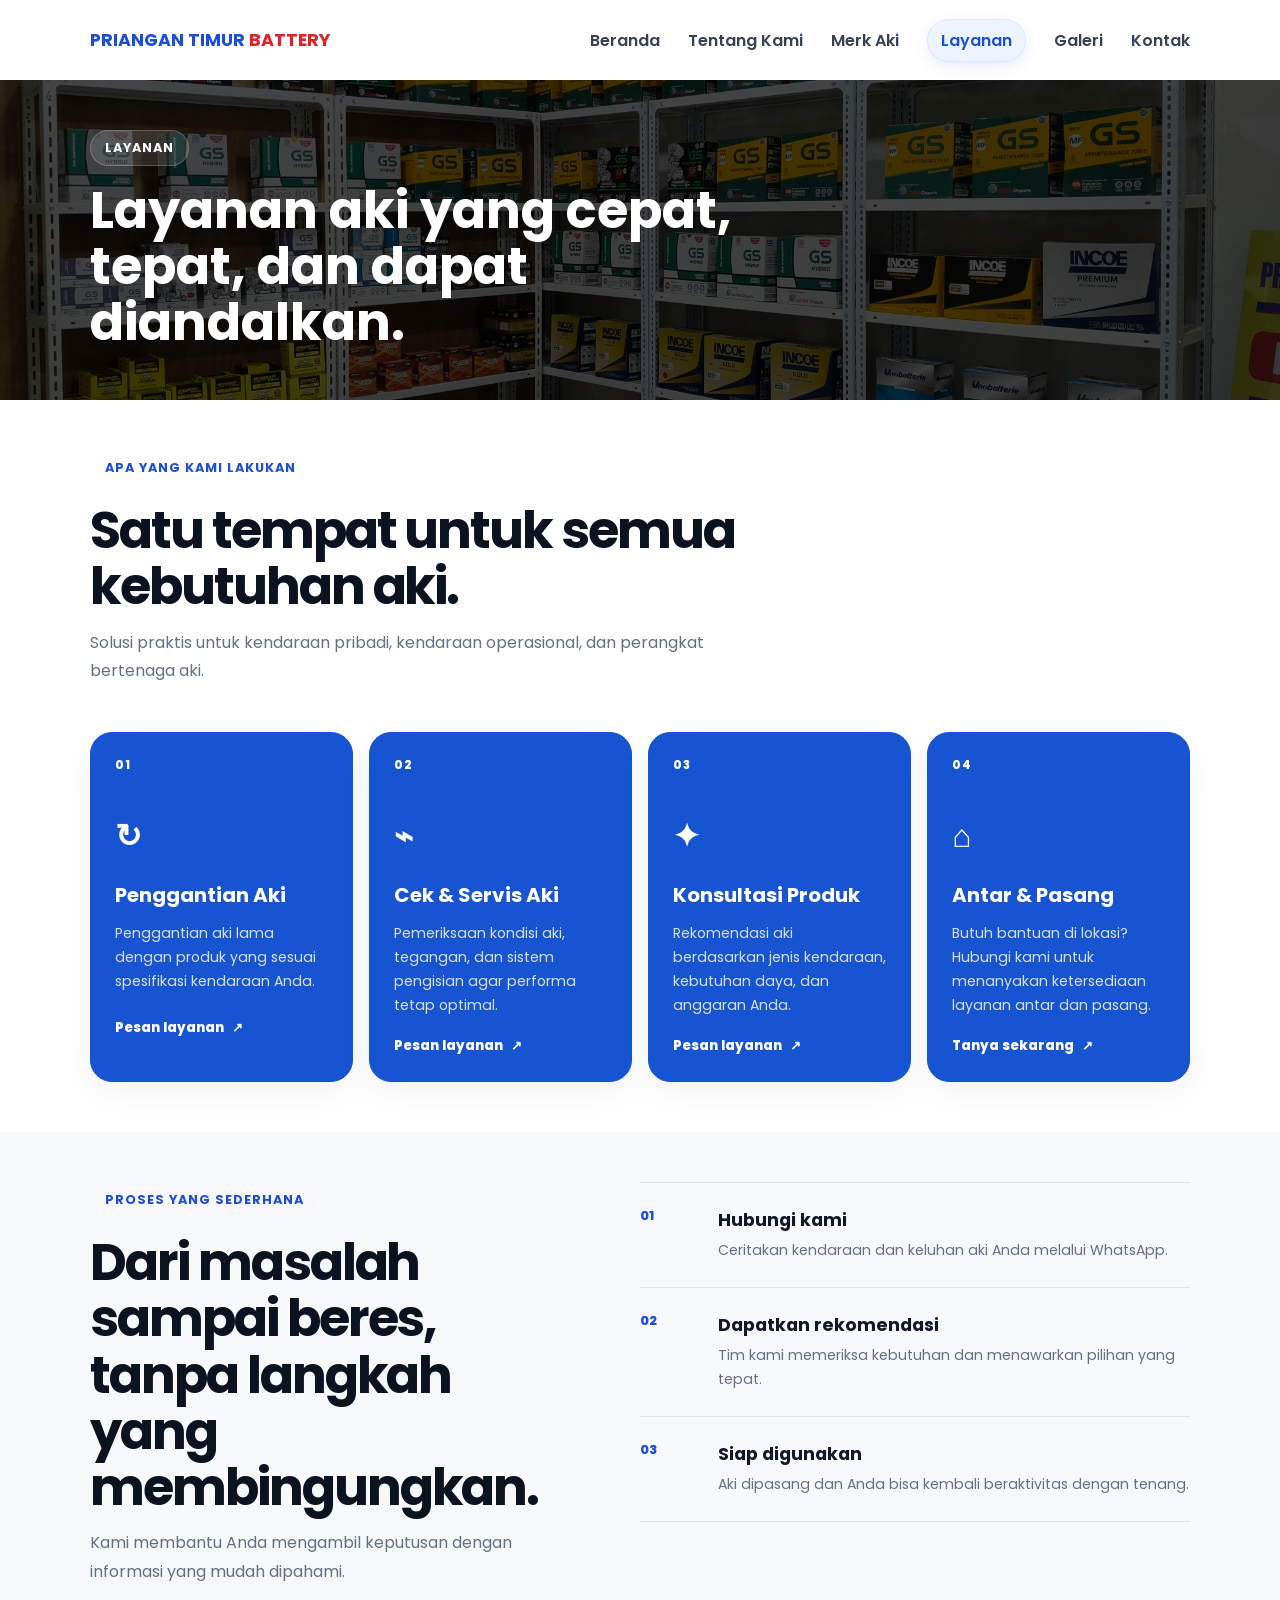
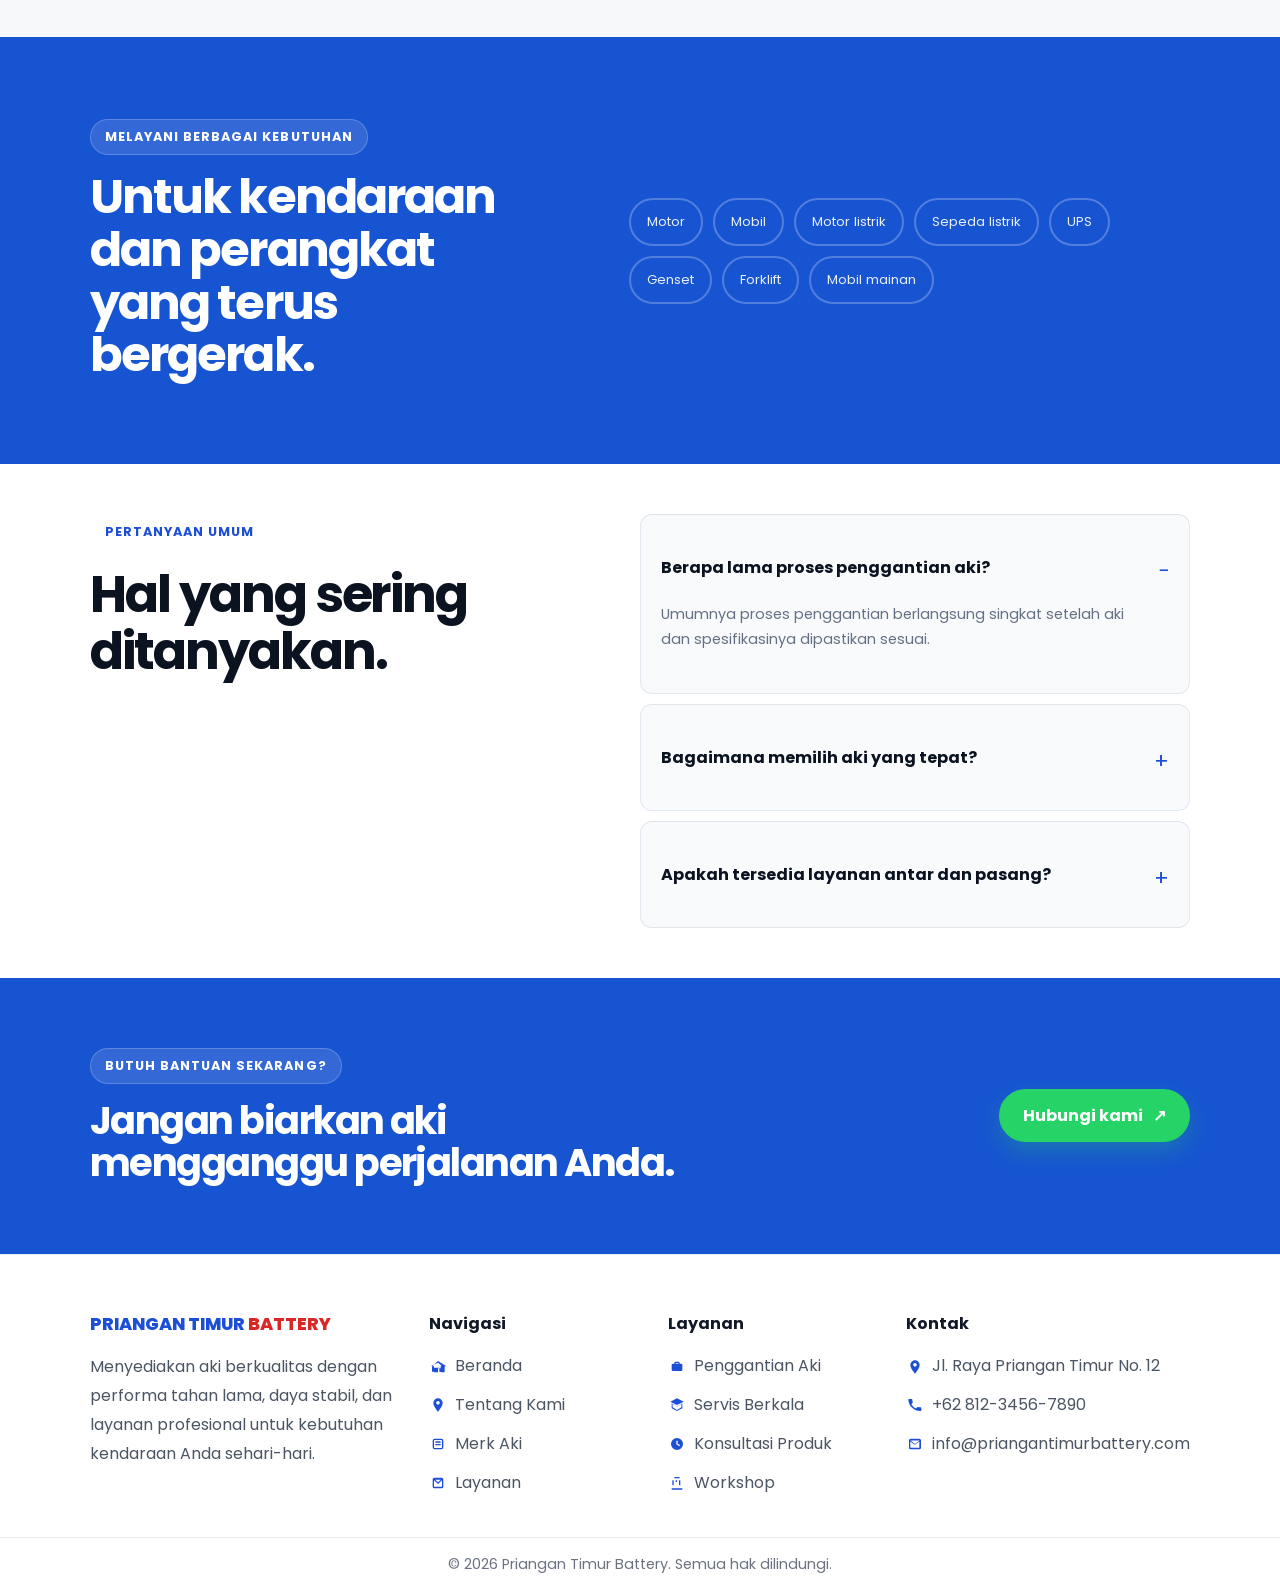
<file: layanan.html>
<!DOCTYPE html>
<html lang="id">

<head>
    <meta charset="UTF-8">
    <meta name="viewport" content="width=device-width, initial-scale=1.0">
    <meta name="description" content="Layanan penggantian, pemeriksaan, dan konsultasi aki Priangan Timur Battery.">
    <title>Layanan | Priangan Timur Battery</title>
    <link rel="preconnect" href="https://fonts.googleapis.com">
    <link rel="preconnect" href="https://fonts.gstatic.com" crossorigin>
    <link href="https://fonts.googleapis.com/css2?family=Poppins:wght@400;500;600;700;800&display=swap"
        rel="stylesheet">
    <link rel="stylesheet" href="css/style.css">
    <link rel="stylesheet" href="css/layanan.css">
</head>

<body>
    <header class="navbar">
        <div class="container nav-inner">
            <div class="logo">
                <a href="index.html"><span>PRIANGAN TIMUR <span class="brand-red">BATTERY</span></span></a>
            </div>

            <button class="menu-toggle" type="button" aria-label="Buka menu" aria-controls="primary-navigation"
                aria-expanded="false">
                <span></span><span></span><span></span>
            </button>
            <nav class="menu" id="primary-navigation" aria-label="Main navigation">
                <a href="index.html">Beranda</a>
                <a href="tentang_kami.html">Tentang Kami</a>
                <a href="merk_aki.html">Merk Aki</a>
                <a class="active" href="layanan.html">Layanan</a>
                <a href="galeri.html">Galeri</a>
                <a href="kontak.html">Kontak</a>
            </nav>
        </div>
    </header>

    <main>
        <section class="page-hero layanan-page-hero">
            <div class="container">
                <p class="eyebrow">Layanan</p>
                <h1>Layanan aki yang cepat, tepat, dan dapat diandalkan.</h1>
            </div>
        </section>

        <section class="services-section" id="layanan">
            <div class="container">
                <div class="section-intro">
                    <p class="eyebrow eyebrow-dark">Apa yang kami lakukan</p>
                    <h2>Satu tempat untuk semua kebutuhan aki.</h2>
                    <p>Solusi praktis untuk kendaraan pribadi, kendaraan operasional, dan perangkat bertenaga aki.</p>
                </div>
                <div class="service-grid-modern">
                    <article class="service-card-modern featured"><span class="service-number">01</span>
                        <div class="service-symbol">↻</div>
                        <h3>Penggantian Aki</h3>
                        <p>Penggantian aki lama dengan produk yang sesuai spesifikasi kendaraan Anda.</p><a
                            href="https://wa.me/6281234567890?text=Halo%2C%20saya%20ingin%20mengganti%20aki"
                            target="_blank" rel="noopener">Pesan layanan <span>↗</span></a>
                    </article>
                    <article class="service-card-modern featured"><span class="service-number">02</span>
                        <div class="service-symbol">⌁</div>
                        <h3>Cek & Servis Aki</h3>
                        <p>Pemeriksaan kondisi aki, tegangan, dan sistem pengisian agar performa tetap optimal.</p><a
                            href="https://wa.me/6281234567890?text=Halo%2C%20saya%20ingin%20cek%20kondisi%20aki"
                            target="_blank" rel="noopener">Pesan layanan <span>↗</span></a>
                    </article>
                    <article class="service-card-modern featured"><span class="service-number">03</span>
                        <div class="service-symbol">✦</div>
                        <h3>Konsultasi Produk</h3>
                        <p>Rekomendasi aki berdasarkan jenis kendaraan, kebutuhan daya, dan anggaran Anda.</p><a
                            href="https://wa.me/6281234567890?text=Halo%2C%20saya%20ingin%20konsultasi%20aki"
                            target="_blank" rel="noopener">Pesan layanan <span>↗</span></a>
                    </article>
                    <article class="service-card-modern featured"><span class="service-number">04</span>
                        <div class="service-symbol">⌂</div>
                        <h3>Antar & Pasang</h3>
                        <p>Butuh bantuan di lokasi? Hubungi kami untuk menanyakan ketersediaan layanan antar dan pasang.
                        </p><a href="https://wa.me/6281234567890" target="_blank" rel="noopener">Tanya sekarang
                            <span>↗</span></a>
                    </article>
                </div>
            </div>
        </section>

        <section class="process-section">
            <div class="container process-layout">
                <div>
                    <p class="eyebrow eyebrow-dark">Proses yang sederhana</p>
                    <h2>Dari masalah sampai beres, tanpa langkah yang membingungkan.</h2>
                    <p class="muted-copy">Kami membantu Anda mengambil keputusan dengan informasi yang mudah dipahami.
                    </p>
                </div>
                <div class="process-list">
                    <div class="process-item"><span>01</span>
                        <div>
                            <h3>Hubungi kami</h3>
                            <p>Ceritakan kendaraan dan keluhan aki Anda melalui WhatsApp.</p>
                        </div>
                    </div>
                    <div class="process-item"><span>02</span>
                        <div>
                            <h3>Dapatkan rekomendasi</h3>
                            <p>Tim kami memeriksa kebutuhan dan menawarkan pilihan yang tepat.</p>
                        </div>
                    </div>
                    <div class="process-item"><span>03</span>
                        <div>
                            <h3>Siap digunakan</h3>
                            <p>Aki dipasang dan Anda bisa kembali beraktivitas dengan tenang.</p>
                        </div>
                    </div>
                </div>
            </div>
        </section>

        <section class="coverage-section">
            <div class="container coverage-inner">
                <div>
                    <p class="eyebrow">Melayani berbagai kebutuhan</p>
                    <h2>Untuk kendaraan dan perangkat yang terus bergerak.</h2>
                </div>
                <div class="coverage-tags"><span>Motor</span><span>Mobil</span><span>Motor listrik</span><span>Sepeda
                        listrik</span><span>UPS</span><span>Genset</span><span>Forklift</span><span>Mobil mainan</span>
                </div>
            </div>
        </section>

        <section class="faq-section" id="faq">
            <div class="container faq-layout">
                <div>
                    <p class="eyebrow eyebrow-dark">Pertanyaan umum</p>
                    <h2>Hal yang sering ditanyakan.</h2>
                </div>
                <div class="faq-list">
                    <details open>
                        <summary>Berapa lama proses penggantian aki?</summary>
                        <p>Umumnya proses penggantian berlangsung singkat setelah aki dan spesifikasinya dipastikan
                            sesuai.</p>
                    </details>
                    <details>
                        <summary>Bagaimana memilih aki yang tepat?</summary>
                        <p>Kami akan membantu mencocokkan jenis, kapasitas, ukuran, dan kebutuhan kendaraan Anda.</p>
                    </details>
                    <details>
                        <summary>Apakah tersedia layanan antar dan pasang?</summary>
                        <p>Silakan hubungi WhatsApp kami untuk mengecek ketersediaan layanan dan area kunjungan.</p>
                    </details>
                </div>
            </div>
        </section>

        <section class="contact-cta" id="kontak">
            <div class="container contact-cta-inner">
                <div>
                    <p class="eyebrow">Butuh bantuan sekarang?</p>
                    <h2>Jangan biarkan aki mengganggu perjalanan Anda.</h2>
                </div><a class="btn btn-whatsapp" href="https://wa.me/6281234567890" target="_blank"
                    rel="noopener">Hubungi kami <span aria-hidden="true">↗</span></a>
            </div>
        </section>
    </main>

    <footer class="site-footer">
        <div class="container footer-inner">
            <div class="footer-brand">
                <a href="index.html" class="footer-logo"><span>PRIANGAN TIMUR <span
                            class="brand-red">BATTERY</span></span></a>
                <p>
                    Menyediakan aki berkualitas dengan performa tahan lama, daya stabil, dan layanan profesional
                    untuk kebutuhan kendaraan Anda sehari-hari.
                </p>
            </div>

            <div class="footer-links">
                <h4>Navigasi</h4>
                <ul>
                    <li><span class="nav-icon" aria-hidden="true"><svg viewBox="0 0 24 24">
                                <path
                                    d="M12 3 3 11h3v9h6v-6h4v6h6v-9h3L12 3Zm0 2.8L17.7 10h-1.7v9h-2v-6h-8v6H3v-9H1.3L12 5.8Z" />
                                </svg></span><a href="index.html">Beranda</a></li>
                    <li><span class="nav-icon" aria-hidden="true"><svg viewBox="0 0 24 24">
                                <path
                                    d="M12 2a7 7 0 0 1 7 7c0 4.9-7 13-7 13S5 13.9 5 9a7 7 0 0 1 7-7Zm0 9.5A2.5 2.5 0 1 0 12 6a2.5 2.5 0 0 0 0 5.5Z" />
                                </svg></span><a href="tentang_kami.html">Tentang Kami</a></li>
                    <li><span class="nav-icon" aria-hidden="true"><svg viewBox="0 0 24 24">
                                <path
                                    d="M7 4h10a3 3 0 0 1 3 3v10a3 3 0 0 1-3 3H7a3 3 0 0 1-3-3V7a3 3 0 0 1 3-3Zm0 2a1 1 0 0 0-1 1v10a1 1 0 0 0 1 1h10a1 1 0 0 0 1-1V7a1 1 0 0 0-1-1H7Zm1 2h8v2H8V8Zm0 4h8v2H8v-2Z" />
                                </svg></span><a href="merk_aki.html">Merk Aki</a></li>
                    <li><span class="nav-icon" aria-hidden="true"><svg viewBox="0 0 24 24">
                                <path
                                    d="M4 6.5A2.5 2.5 0 0 1 6.5 4h11A2.5 2.5 0 0 1 20 6.5v11A2.5 2.5 0 0 1 17.5 20h-11A2.5 2.5 0 0 1 4 17.5v-11Zm2 1.3v9.4c0 .3.2.5.5.5h11c.3 0 .5-.2.5-.5V7.8L12 13.5 6 7.8Zm1.8-.7 4.2 3.8 4.2-3.8h-8.4Z" />
                                </svg></span><a href="layanan.html">Layanan</a></li>
                </ul>
            </div>

            <div class="footer-links">
                <h4>Layanan</h4>
                <ul>
                    <li><span class="nav-icon" aria-hidden="true"><svg viewBox="0 0 24 24">
                                <path
                                    d="M16 7h2a2 2 0 0 1 2 2v7a2 2 0 0 1-2 2H6a2 2 0 0 1-2-2V9a2 2 0 0 1 2-2h2V6a2 2 0 0 1 2-2h4a2 2 0 0 1 2 2v1Zm-2 0V6h-4v1h4Zm-6 5h8v2H8v-2Zm0 3h8v2H8v-2Z" />
                                </svg></span><a href="#layanan">Penggantian Aki</a></li>
                    <li><span class="nav-icon" aria-hidden="true"><svg viewBox="0 0 24 24">
                                <path
                                    d="M12 2 2 7l10 5 10-5-10-5Zm-8 7.2v7.6L12 21l8-4.2V9.2L12 14 4 9.2Zm1.4 1.3 6.6 3.6 6.6-3.6v5L12 19.6 5.4 15.5v-5Z" />
                                </svg></span><a href="#layanan">Servis Berkala</a></li>
                    <li><span class="nav-icon" aria-hidden="true"><svg viewBox="0 0 24 24">
                                <path d="M12 3a9 9 0 1 1 0 18 9 9 0 0 1 0-18Zm1 4h-2v5.5l4.5 2.7 1-1.7-3.5-2V7Z" />
                                </svg></span><a href="#layanan">Konsultasi Produk</a></li>
                    <li><span class="nav-icon" aria-hidden="true"><svg viewBox="0 0 24 24">
                                <path
                                    d="M4 20h16v2H4v-2Zm1-4.5V8h2v7.5H5Zm5-5V8h2v2.5h-2Zm5 2.5V8h2v7.5h-2ZM8 5V3h8v2H8Z" />
                                </svg></span><a href="#layanan">Workshop</a></li>
                </ul>
            </div>

            <div class="footer-contact">
                <h4>Kontak</h4>
                <ul>
                    <li><span class="contact-icon" aria-hidden="true"><svg viewBox="0 0 24 24">
                                <path
                                    d="M12 2a7 7 0 0 1 7 7c0 4.9-7 13-7 13S5 13.9 5 9a7 7 0 0 1 7-7Zm0 9.5A2.5 2.5 0 1 0 12 6a2.5 2.5 0 0 0 0 5.5Z" />
                                </svg></span>Jl. Raya Priangan Timur No. 12</li>
                    <li><span class="contact-icon" aria-hidden="true"><svg viewBox="0 0 24 24">
                                <path
                                    d="M6.6 10.8a15.6 15.6 0 0 0 6.6 6.6l2.2-2.2a1.1 1.1 0 0 1 1.1-.3 12.4 12.4 0 0 0 3.9.6 1.1 1.1 0 0 1 1.1 1.1V20a1.1 1.1 0 0 1-1.1 1.1A18.1 18.1 0 0 1 2 4.1 1.1 1.1 0 0 1 3.1 3h3.8a1.1 1.1 0 0 1 1.1 1.1 12.4 12.4 0 0 0 .6 3.9 1.1 1.1 0 0 1-.3 1.1L6.6 10.8Z" />
                                </svg></span>+62 812-3456-7890</li>
                    <li><span class="contact-icon" aria-hidden="true"><svg viewBox="0 0 24 24">
                                <path
                                    d="M3 6.5A2.5 2.5 0 0 1 5.5 4h13A2.5 2.5 0 0 1 21 6.5v11a2.5 2.5 0 0 1-2.5 2.5h-13A2.5 2.5 0 0 1 3 17.5v-11Zm2.2.4 6.8 5.1 6.8-5.1H5.2Zm13.3 10.6V8.2l-6.2 4.7a1.1 1.1 0 0 1-1.3 0L5 8.2v9.3h13.5Z" />
                                </svg></span>info@priangantimurbattery.com</li>
                </ul>
            </div>
        </div>

        <div class="footer-bottom">
            <div class="container">
                <p>© 2026 Priangan Timur Battery. Semua hak dilindungi.</p>
            </div>
        </div>
    </footer>
    <script src="js/nav.js" defer></script>
</body>

</html>
</file>
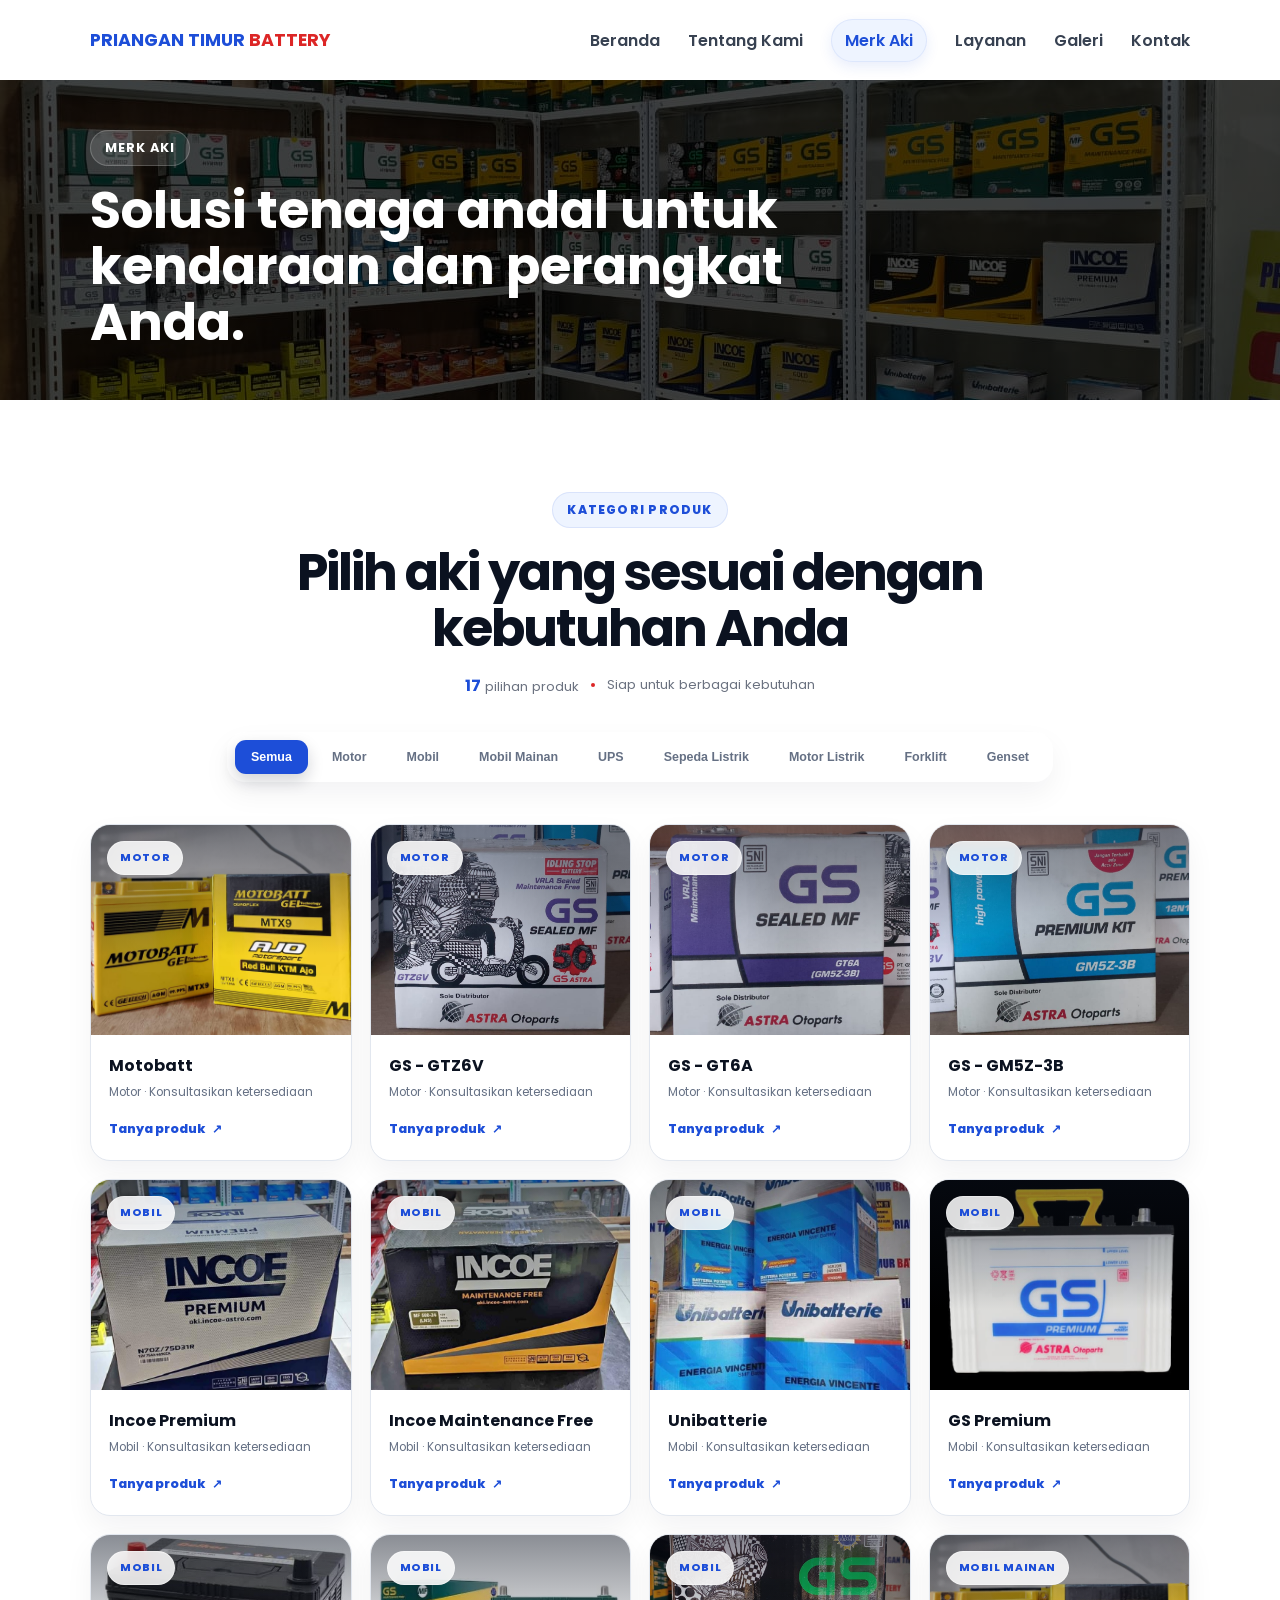
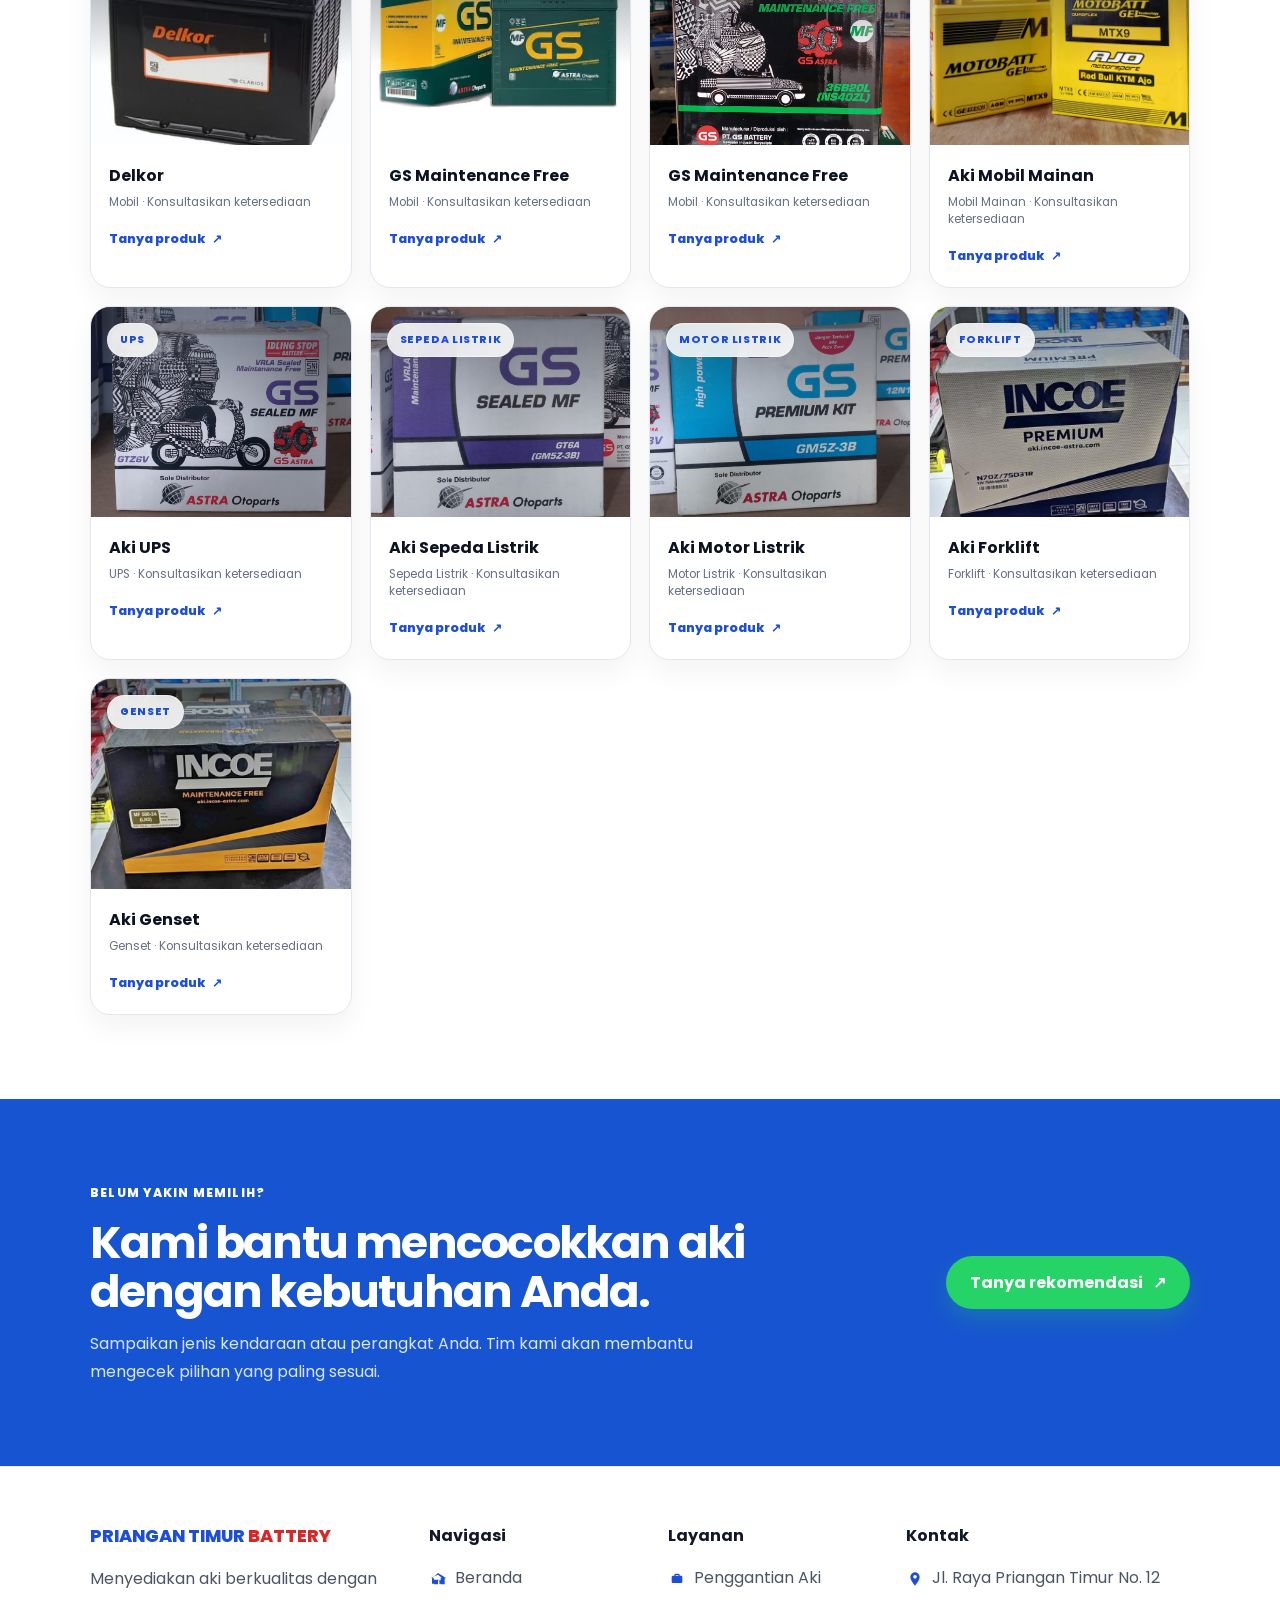
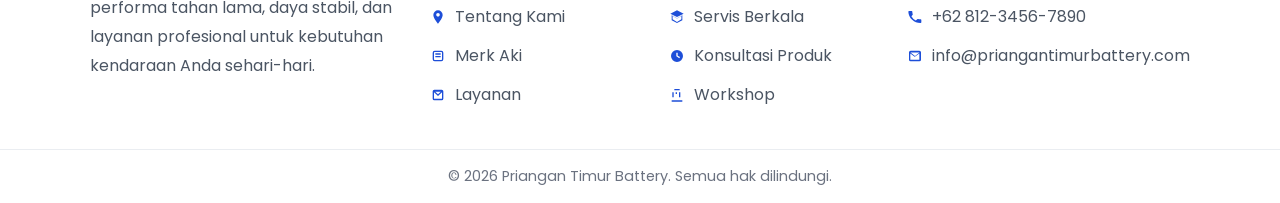
<file: merk_aki.html>
<!DOCTYPE html>
<html lang="id">

<head>
    <meta charset="UTF-8">
    <meta name="viewport" content="width=device-width, initial-scale=1.0">
    <title>Merk Aki | Priangan Timur Battery</title>

    <link rel="preconnect" href="https://fonts.googleapis.com">
    <link rel="preconnect" href="https://fonts.gstatic.com" crossorigin>
    <link href="https://fonts.googleapis.com/css2?family=Poppins:wght@400;500;600;700;800&display=swap"
        rel="stylesheet">
    <link rel="stylesheet" href="css/style.css">
    <link rel="stylesheet" href="css/merk_aki.css">
</head>

<body>
    <header class="navbar">
        <div class="container nav-inner">
            <div class="logo">
                <a href="index.html"><span>PRIANGAN TIMUR <span class="brand-red">BATTERY</span></span></a>
            </div>

            <button class="menu-toggle" type="button" aria-label="Buka menu" aria-controls="primary-navigation"
                aria-expanded="false">
                <span></span><span></span><span></span>
            </button>
            <nav class="menu" id="primary-navigation" aria-label="Main navigation">
                <a href="index.html">Beranda</a>
                <a href="tentang_kami.html">Tentang Kami</a>
                <a class="active" href="merk_aki.html">Merk Aki</a>
                <a href="layanan.html">Layanan</a>
                <a href="galeri.html">Galeri</a>
                <a href="kontak.html">Kontak</a>
            </nav>
        </div>
    </header>

    <main class="page-main">
        <section class="page-hero merk-page-hero">
            <div class="container">
                <p class="eyebrow">Merk Aki</p>
                <h1>Solusi tenaga andal untuk kendaraan dan perangkat Anda.</h1>
            </div>
        </section>

        <section class="brand-section">
            <div class="container">
                <div class="section-header">
                    <p class="section-kicker">Kategori Produk</p>
                    <h2>Pilih aki yang sesuai dengan kebutuhan Anda</h2>
                    <div class="catalog-meta"><span><strong>17</strong> pilihan produk</span><span
                            class="meta-divider"></span><span>Siap untuk berbagai kebutuhan</span></div>
                </div>

                <div class="filter-wrap">
                    <button class="filter-btn active" data-filter="all" type="button">Semua</button>
                    <button class="filter-btn" data-filter="motor" type="button">Motor</button>
                    <button class="filter-btn" data-filter="mobil" type="button">Mobil</button>
                    <button class="filter-btn" data-filter="mobil-mainan" type="button">Mobil Mainan</button>
                    <button class="filter-btn" data-filter="ups" type="button">UPS</button>
                    <button class="filter-btn" data-filter="sepeda-listrik" type="button">Sepeda Listrik</button>
                    <button class="filter-btn" data-filter="motor-listrik" type="button">Motor Listrik</button>
                    <button class="filter-btn" data-filter="forklift" type="button">Forklift</button>
                    <button class="filter-btn" data-filter="genset" type="button">Genset</button>
                </div>

                <div class="brand-grid">
                    <article class="brand-card" data-category="motor">
                        <div class="brand-image">
                            <img src="img/produk-1.jpg" alt="Motobatt">
                        </div>
                        <div class="brand-caption">
                            <span class="brand-tag">Motor</span>
                        </div>
                    </article>

                    <article class="brand-card" data-category="motor">
                        <div class="brand-image">
                            <img src="img/produk-2.jpg" alt="GS - GTZ6V">
                        </div>
                        <div class="brand-caption">
                            <span class="brand-tag">Motor</span>
                        </div>
                    </article>

                    <article class="brand-card" data-category="motor">
                        <div class="brand-image">
                            <img src="img/produk-3.jpg" alt="GS - GT6A">
                        </div>
                        <div class="brand-caption">
                            <span class="brand-tag">Motor</span>
                        </div>
                    </article>

                    <article class="brand-card" data-category="motor">
                        <div class="brand-image">
                            <img src="img/produk-4.jpg" alt="GS - GM5Z-3B">
                        </div>
                        <div class="brand-caption">
                            <span class="brand-tag">Motor</span>
                        </div>
                    </article>

                    <article class="brand-card" data-category="mobil">
                        <div class="brand-image">
                            <img src="img/produk-5.jpg" alt="Incoe Premium">
                        </div>
                        <div class="brand-caption">
                            <span class="brand-tag">Mobil</span>
                        </div>
                    </article>

                    <article class="brand-card" data-category="mobil">
                        <div class="brand-image">
                            <img src="img/produk-6.jpg" alt="Incoe Maintenance Free">
                        </div>
                        <div class="brand-caption">
                            <span class="brand-tag">Mobil</span>
                        </div>
                    </article>

                    <article class="brand-card" data-category="mobil">
                        <div class="brand-image">
                            <img src="img/produk-7.jpg" alt="Unibatterie">
                        </div>
                        <div class="brand-caption">
                            <span class="brand-tag">Mobil</span>
                        </div>
                    </article>

                    <article class="brand-card" data-category="mobil">
                        <div class="brand-image">
                            <img src="img/produk-8.jpg" alt="GS Premium">
                        </div>
                        <div class="brand-caption">
                            <span class="brand-tag">Mobil</span>
                        </div>
                    </article>

                    <article class="brand-card" data-category="mobil">
                        <div class="brand-image">
                            <img src="img/produk-9.jpg" alt="Delkor">
                        </div>
                        <div class="brand-caption">
                            <span class="brand-tag">Mobil</span>
                        </div>
                    </article>

                    <article class="brand-card" data-category="mobil">
                        <div class="brand-image">
                            <img src="img/produk-10.jpg" alt="GS Maintenance Free">
                        </div>
                        <div class="brand-caption">
                            <span class="brand-tag">Mobil</span>
                        </div>
                    </article>

                    <article class="brand-card" data-category="mobil">
                        <div class="brand-image">
                            <img src="img/produk-11.jpg" alt="GS Maintenance Free">
                        </div>
                        <div class="brand-caption">
                            <span class="brand-tag">Mobil</span>
                        </div>
                    </article>

                    <article class="brand-card" data-category="mobil-mainan">
                        <div class="brand-image">
                            <img src="img/produk-1.jpg" alt="Aki Mobil Mainan">
                        </div>
                        <div class="brand-caption">
                            <span class="brand-tag">Mobil Mainan</span>
                        </div>
                    </article>

                    <article class="brand-card" data-category="ups">
                        <div class="brand-image">
                            <img src="img/produk-2.jpg" alt="Aki UPS">
                        </div>
                        <div class="brand-caption">
                            <span class="brand-tag">UPS</span>
                        </div>
                    </article>

                    <article class="brand-card" data-category="sepeda-listrik">
                        <div class="brand-image">
                            <img src="img/produk-3.jpg" alt="Aki Sepeda Listrik">
                        </div>
                        <div class="brand-caption">
                            <span class="brand-tag">Sepeda Listrik</span>
                        </div>
                    </article>

                    <article class="brand-card" data-category="motor-listrik">
                        <div class="brand-image">
                            <img src="img/produk-4.jpg" alt="Aki Motor Listrik">
                        </div>
                        <div class="brand-caption">
                            <span class="brand-tag">Motor Listrik</span>
                        </div>
                    </article>

                    <article class="brand-card" data-category="forklift">
                        <div class="brand-image">
                            <img src="img/produk-5.jpg" alt="Aki Forklift">
                        </div>
                        <div class="brand-caption">
                            <span class="brand-tag">Forklift</span>
                        </div>
                    </article>

                    <article class="brand-card" data-category="genset">
                        <div class="brand-image">
                            <img src="img/produk-6.jpg" alt="Aki Genset">
                        </div>
                        <div class="brand-caption">
                            <span class="brand-tag">Genset</span>
                        </div>
                    </article>
                </div>
            </div>
        </section>

        <section class="catalog-help-section">
            <div class="container catalog-help-inner">
                <div>
                    <p class="catalog-kicker">Belum yakin memilih?</p>
                    <h2>Kami bantu mencocokkan aki dengan kebutuhan Anda.</h2>
                    <p class="catalog-help-copy">Sampaikan jenis kendaraan atau perangkat Anda. Tim kami akan membantu
                        mengecek pilihan yang paling sesuai.</p>
                </div>
                <a class="btn btn-whatsapp" href="https://wa.me/6281234567890" target="_blank" rel="noopener">Tanya
                    rekomendasi <span aria-hidden="true">↗</span></a>
            </div>
        </section>

        <script>
            const filterButtons = document.querySelectorAll('.filter-btn');
            const cards = document.querySelectorAll('.brand-card');

            cards.forEach(card => {
                const image = card.querySelector('img');
                const category = card.querySelector('.brand-tag').textContent;
                const info = document.createElement('div');
                info.className = 'brand-info';
                info.innerHTML =
                    `<h3>${image.alt}</h3><p>${category} · Konsultasikan ketersediaan</p><a href="https://wa.me/6281234567890" target="_blank" rel="noopener">Tanya produk <span aria-hidden="true">↗</span></a>`;
                card.appendChild(info);
            });

            filterButtons.forEach(button => {
                button.addEventListener('click', () => {
                    const filter = button.dataset.filter;

                    filterButtons.forEach(btn => btn.classList.remove('active'));
                    button.classList.add('active');

                    cards.forEach(card => {
                        const matches = filter === 'all' || card.dataset.category === filter;
                        card.style.display = matches ? '' : 'none';
                    });
                });
            });
        </script>

    </main>

    <footer class="site-footer">
        <div class="container footer-inner">
            <div class="footer-brand">
                <a href="#" class="footer-logo"><span>PRIANGAN TIMUR <span class="brand-red">BATTERY</span></span></a>
                <p>
                    Menyediakan aki berkualitas dengan performa tahan lama, daya stabil, dan layanan profesional
                    untuk kebutuhan kendaraan Anda sehari-hari.
                </p>
            </div>

            <div class="footer-links">
                <h4>Navigasi</h4>
                <ul>
                    <li>
                        <span class="nav-icon" aria-hidden="true"><svg viewBox="0 0 24 24">
                                <path
                                    d="M12 3 3 11h3v9h6v-6h4v6h6v-9h3L12 3Zm0 2.8L17.7 10h-1.7v9h-2v-6h-8v6H3v-9H1.3L12 5.8Z" />
                            </svg></span>
                        <a href="#">Beranda</a>
                    </li>
                    <li>
                        <span class="nav-icon" aria-hidden="true"><svg viewBox="0 0 24 24">
                                <path
                                    d="M12 2a7 7 0 0 1 7 7c0 4.9-7 13-7 13S5 13.9 5 9a7 7 0 0 1 7-7Zm0 9.5A2.5 2.5 0 1 0 12 6a2.5 2.5 0 0 0 0 5.5Z" />
                            </svg></span>
                        <a href="#about">Tentang Kami</a>
                    </li>
                    <li>
                        <span class="nav-icon" aria-hidden="true"><svg viewBox="0 0 24 24">
                                <path
                                    d="M7 4h10a3 3 0 0 1 3 3v10a3 3 0 0 1-3 3H7a3 3 0 0 1-3-3V7a3 3 0 0 1 3-3Zm0 2a1 1 0 0 0-1 1v10a1 1 0 0 0 1 1h10a1 1 0 0 0 1-1V7a1 1 0 0 0-1-1H7Zm1 2h8v2H8V8Zm0 4h8v2H8v-2Z" />
                            </svg></span>
                        <a href="#products">Merk Aki</a>
                    </li>
                    <li>
                        <span class="nav-icon" aria-hidden="true"><svg viewBox="0 0 24 24">
                                <path
                                    d="M4 6.5A2.5 2.5 0 0 1 6.5 4h11A2.5 2.5 0 0 1 20 6.5v11A2.5 2.5 0 0 1 17.5 20h-11A2.5 2.5 0 0 1 4 17.5v-11Zm2 1.3v9.4c0 .3.2.5.5.5h11c.3 0 .5-.2.5-.5V7.8L12 13.5 6 7.8Zm1.8-.7 4.2 3.8 4.2-3.8h-8.4Z" />
                            </svg></span>
                        <a href="#">Layanan</a>
                    </li>
                </ul>
            </div>

            <div class="footer-links">
                <h4>Layanan</h4>
                <ul>
                    <li>
                        <span class="nav-icon" aria-hidden="true"><svg viewBox="0 0 24 24">
                                <path
                                    d="M16 7h2a2 2 0 0 1 2 2v7a2 2 0 0 1-2 2H6a2 2 0 0 1-2-2V9a2 2 0 0 1 2-2h2V6a2 2 0 0 1 2-2h4a2 2 0 0 1 2 2v1Zm-2 0V6h-4v1h4Zm-6 5h8v2H8v-2Zm0 3h8v2H8v-2Z" />
                            </svg></span>
                        <a href="#">Penggantian Aki</a>
                    </li>
                    <li>
                        <span class="nav-icon" aria-hidden="true"><svg viewBox="0 0 24 24">
                                <path
                                    d="M12 2 2 7l10 5 10-5-10-5Zm-8 7.2v7.6L12 21l8-4.2V9.2L12 14 4 9.2Zm1.4 1.3 6.6 3.6 6.6-3.6v5L12 19.6 5.4 15.5v-5Z" />
                            </svg></span>
                        <a href="#">Servis Berkala</a>
                    </li>
                    <li>
                        <span class="nav-icon" aria-hidden="true"><svg viewBox="0 0 24 24">
                                <path d="M12 3a9 9 0 1 1 0 18 9 9 0 0 1 0-18Zm1 4h-2v5.5l4.5 2.7 1-1.7-3.5-2V7Z" />
                            </svg></span>
                        <a href="#">Konsultasi Produk</a>
                    </li>
                    <li>
                        <span class="nav-icon" aria-hidden="true"><svg viewBox="0 0 24 24">
                                <path
                                    d="M4 20h16v2H4v-2Zm1-4.5V8h2v7.5H5Zm5-5V8h2v2.5h-2Zm5 2.5V8h2v7.5h-2ZM8 5V3h8v2H8Z" />
                            </svg></span>
                        <a href="#">Workshop</a>
                    </li>
                </ul>
            </div>

            <div class="footer-contact">
                <h4>Kontak</h4>
                <ul>
                    <li>
                        <span class="contact-icon" aria-hidden="true">
                            <svg viewBox="0 0 24 24">
                                <path
                                    d="M12 2a7 7 0 0 1 7 7c0 4.9-7 13-7 13S5 13.9 5 9a7 7 0 0 1 7-7Zm0 9.5A2.5 2.5 0 1 0 12 6a2.5 2.5 0 0 0 0 5.5Z" />
                            </svg>
                        </span>
                        Jl. Raya Priangan Timur No. 12
                    </li>
                    <li>
                        <span class="contact-icon" aria-hidden="true">
                            <svg viewBox="0 0 24 24">
                                <path
                                    d="M6.6 10.8a15.6 15.6 0 0 0 6.6 6.6l2.2-2.2a1.1 1.1 0 0 1 1.1-.3 12.4 12.4 0 0 0 3.9.6 1.1 1.1 0 0 1 1.1 1.1V20a1.1 1.1 0 0 1-1.1 1.1A18.1 18.1 0 0 1 2 4.1 1.1 1.1 0 0 1 3.1 3h3.8a1.1 1.1 0 0 1 1.1 1.1 12.4 12.4 0 0 0 .6 3.9 1.1 1.1 0 0 1-.3 1.1L6.6 10.8Z" />
                            </svg>
                        </span>
                        +62 812-3456-7890
                    </li>
                    <li>
                        <span class="contact-icon" aria-hidden="true">
                            <svg viewBox="0 0 24 24">
                                <path
                                    d="M3 6.5A2.5 2.5 0 0 1 5.5 4h13A2.5 2.5 0 0 1 21 6.5v11a2.5 2.5 0 0 1-2.5 2.5h-13A2.5 2.5 0 0 1 3 17.5v-11Zm2.2.4 6.8 5.1 6.8-5.1H5.2Zm13.3 10.6V8.2l-6.2 4.7a1.1 1.1 0 0 1-1.3 0L5 8.2v9.3h13.5Z" />
                            </svg>
                        </span>
                        info@priangantimurbattery.com
                    </li>
                </ul>
            </div>
        </div>

        <div class="footer-bottom">
            <div class="container">
                <p>© 2026 Priangan Timur Battery. Semua hak dilindungi.</p>
            </div>
        </div>
    </footer>
    <script src="js/nav.js" defer></script>
</body>

</html>
</file>
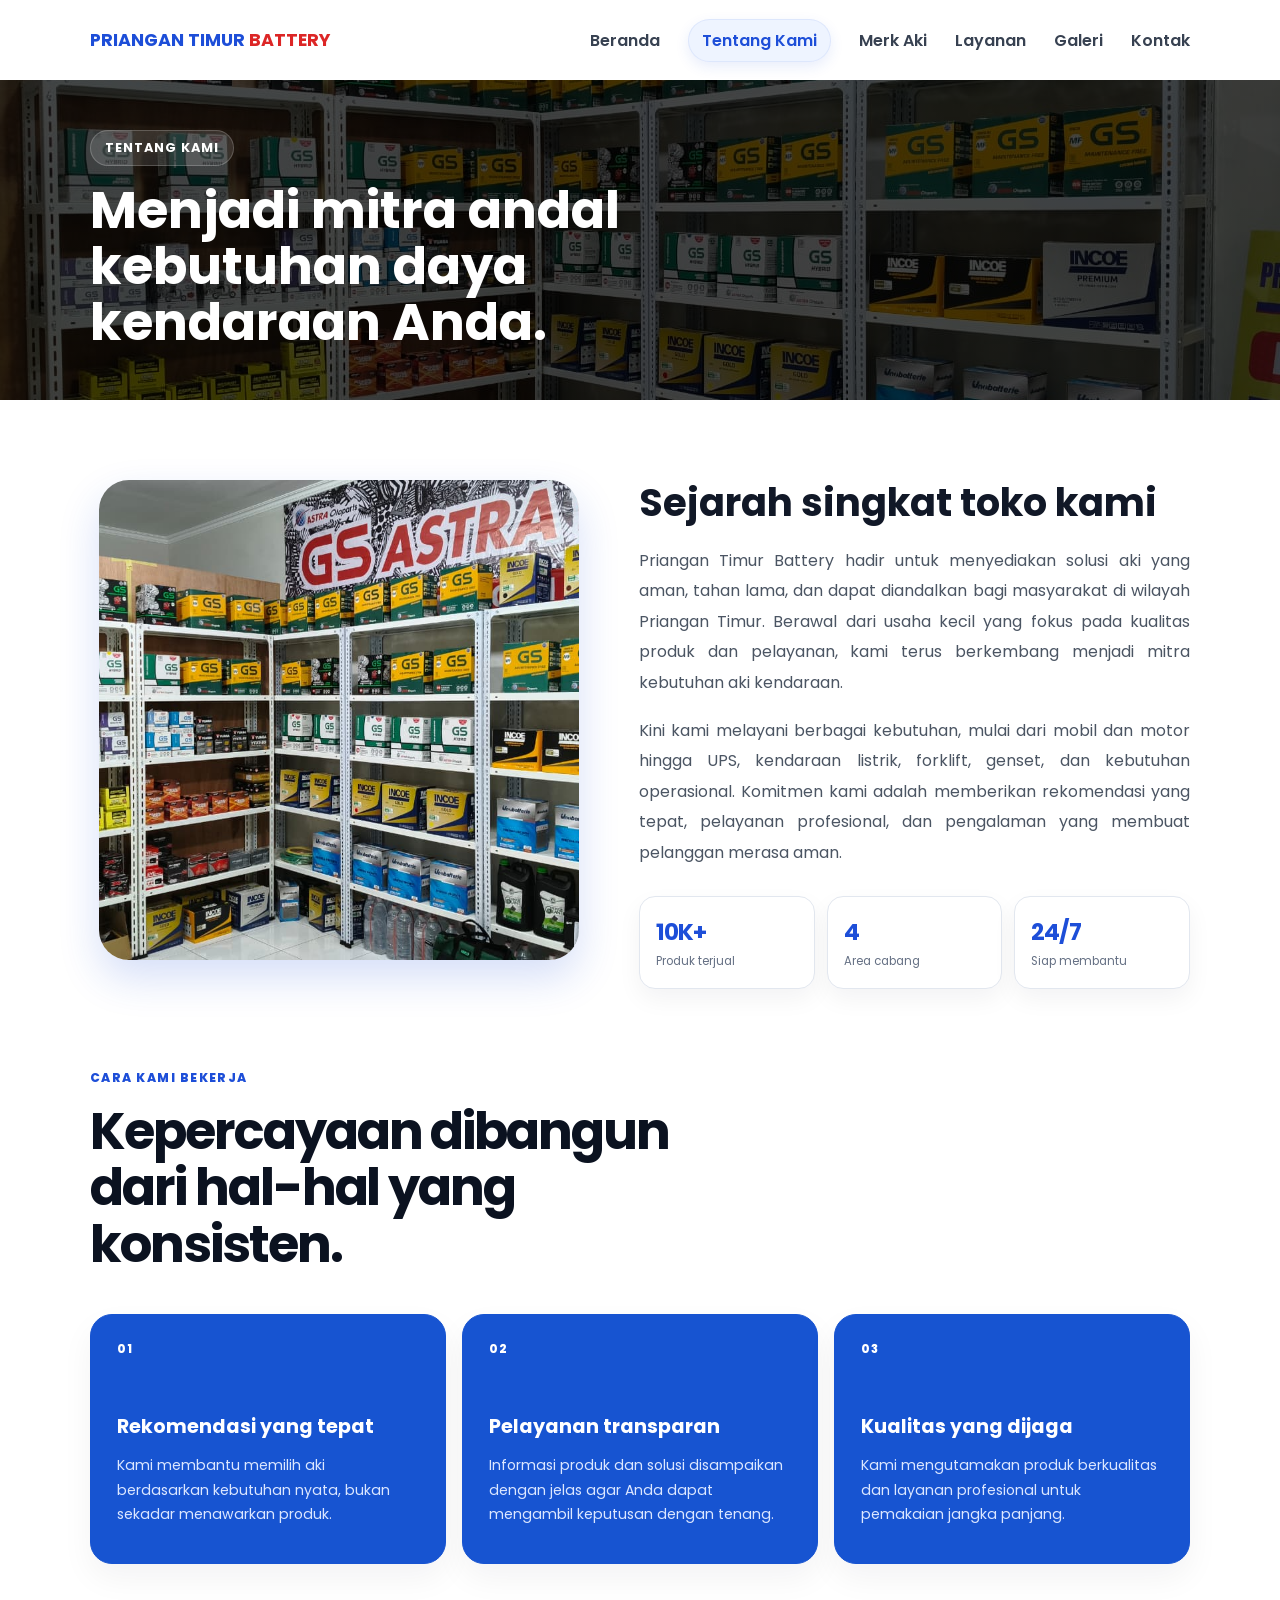
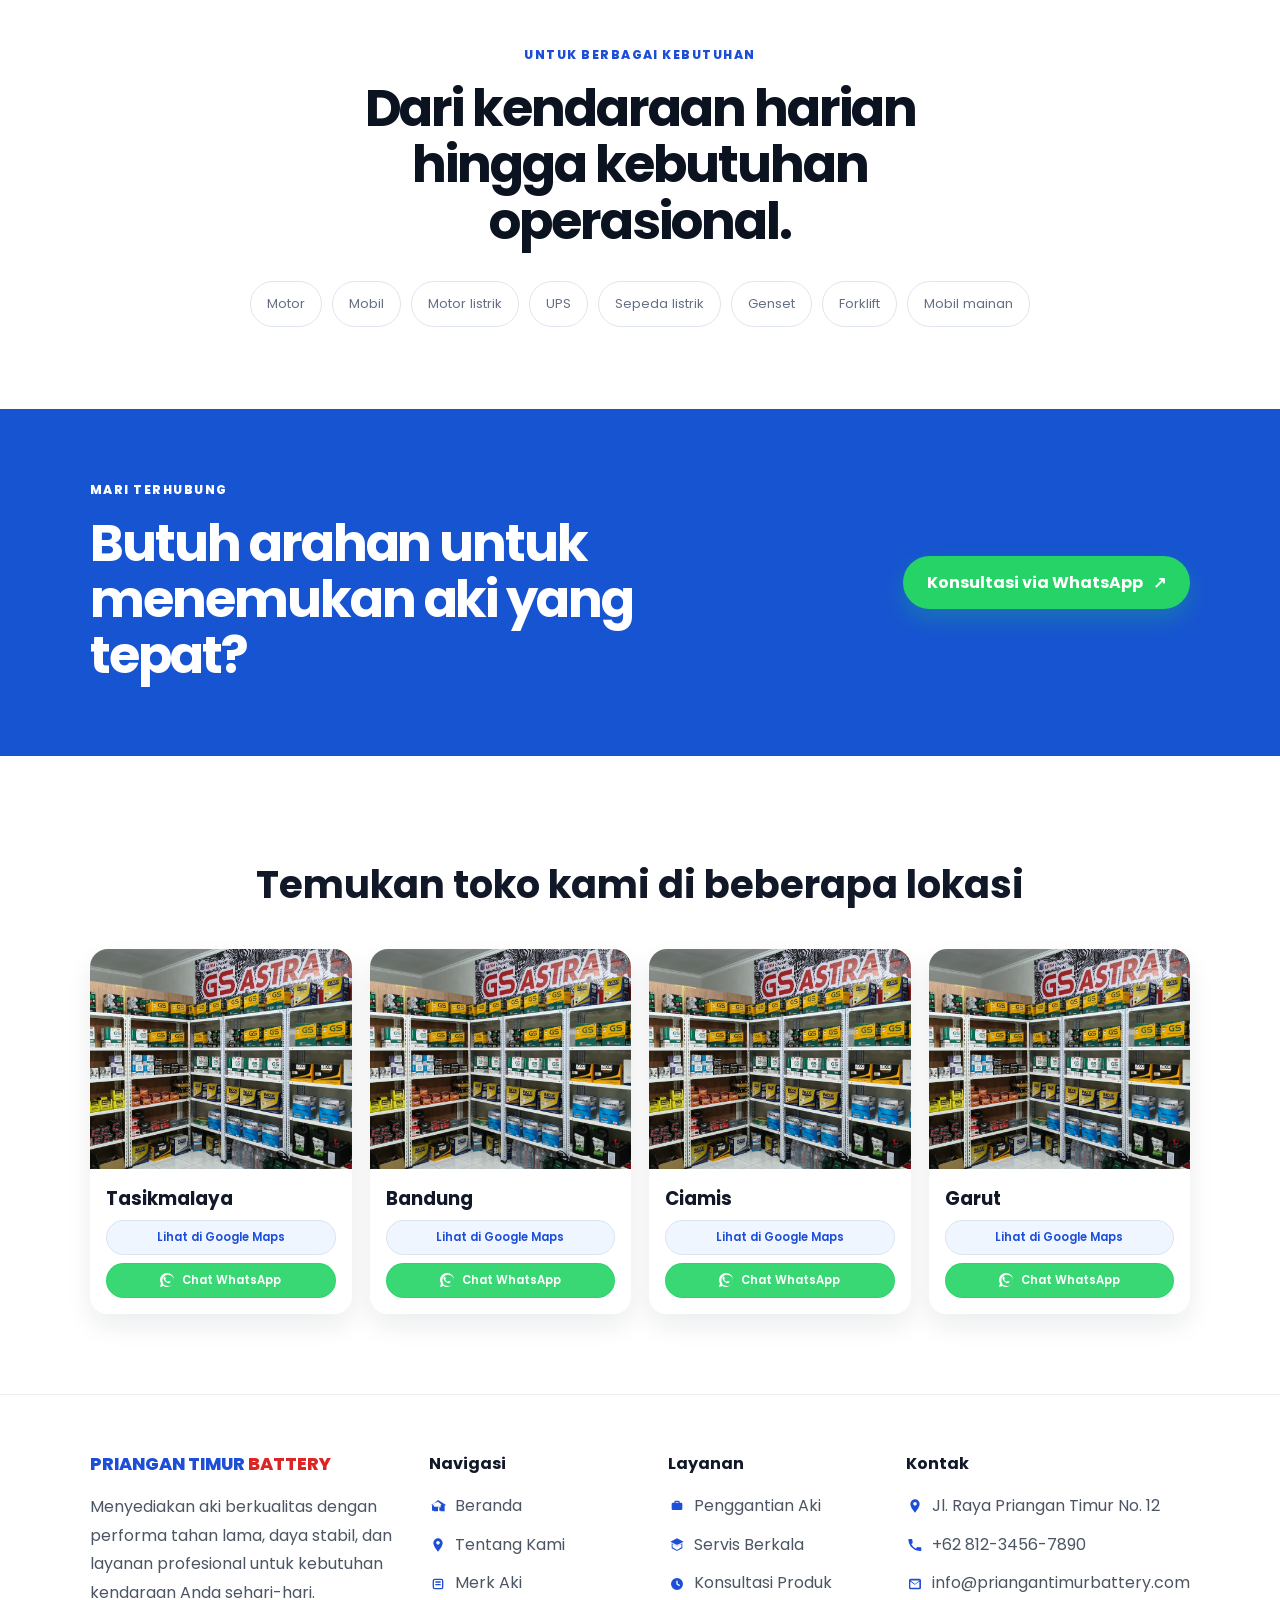
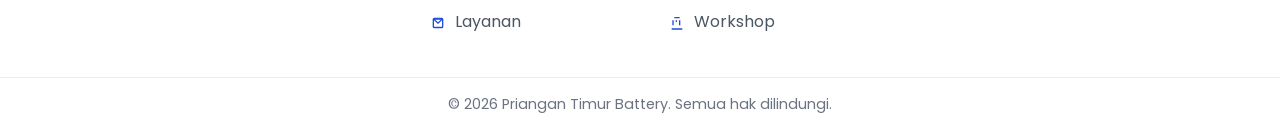
<file: tentang_kami.html>
<!DOCTYPE html>
<html lang="id">

<head>
    <meta charset="UTF-8">
    <meta name="viewport" content="width=device-width, initial-scale=1.0">
    <title>Tentang Kami | Priangan Timur Battery</title>

    <link rel="preconnect" href="https://fonts.googleapis.com">
    <link rel="preconnect" href="https://fonts.gstatic.com" crossorigin>
    <link href="https://fonts.googleapis.com/css2?family=Poppins:wght@400;500;600;700;800&display=swap"
        rel="stylesheet">
    <link rel="stylesheet" href="css/style.css">
    <link rel="stylesheet" href="css/about.css">
</head>

<body>
    <header class="navbar">
        <div class="container nav-inner">
            <div class="logo">
                <a href="index.html"><span>PRIANGAN TIMUR <span class="brand-red">BATTERY</span></span></a>
            </div>

            <button class="menu-toggle" type="button" aria-label="Buka menu" aria-controls="primary-navigation"
                aria-expanded="false">
                <span></span><span></span><span></span>
            </button>
            <nav class="menu" id="primary-navigation" aria-label="Main navigation">
                <a href="index.html">Beranda</a>
                <a class="active" href="tentang_kami.html">Tentang Kami</a>
                <a href="merk_aki.html">Merk Aki</a>
                <a href="layanan.html">Layanan</a>
                <a href="galeri.html">Galeri</a>
                <a href="kontak.html">Kontak</a>
            </nav>
        </div>
    </header>

    <main class="page-main">
        <section class="page-hero about-page-hero">
            <div class="container">
                <p class="eyebrow">Tentang Kami</p>
                <h1>Menjadi mitra andal kebutuhan daya kendaraan Anda.</h1>
            </div>
        </section>

        <section class="story-section">
            <div class="container story-grid">
                <div class="story-image-wrap">
                    <img src="img/hero.jpeg" alt="Toko Priangan Timur Battery" class="story-image">
                </div>

                <div class="story-content">
                    <h2>Sejarah singkat toko kami</h2>
                    <p>
                        Priangan Timur Battery hadir untuk menyediakan solusi aki yang aman, tahan lama, dan dapat
                        diandalkan bagi masyarakat di wilayah Priangan Timur. Berawal dari usaha kecil yang fokus
                        pada kualitas produk dan pelayanan, kami terus berkembang menjadi mitra kebutuhan aki kendaraan.
                    </p>
                    <p>
                        Kini kami melayani berbagai kebutuhan, mulai dari mobil dan motor hingga UPS, kendaraan listrik,
                        forklift, genset, dan kebutuhan operasional. Komitmen kami adalah memberikan rekomendasi yang
                        tepat, pelayanan profesional, dan pengalaman yang membuat pelanggan merasa aman.
                    </p>
                    <div class="about-highlights">
                        <div><strong>10K+</strong><span>Produk terjual</span></div>
                        <div><strong>4</strong><span>Area cabang</span></div>
                        <div><strong>24/7</strong><span>Siap membantu</span></div>
                    </div>
                </div>
            </div>
        </section>

        <section class="about-values-section">
            <div class="container">
                <div class="about-section-intro">
                    <p class="about-kicker">Cara kami bekerja</p>
                    <h2>Kepercayaan dibangun dari hal-hal yang konsisten.</h2>
                </div>
                <div class="about-values-grid">
                    <article class="about-value-card about-value-featured">
                        <span class="value-index">01</span>
                        <h3>Rekomendasi yang tepat</h3>
                        <p>Kami membantu memilih aki berdasarkan kebutuhan nyata, bukan sekadar menawarkan produk.</p>
                    </article>
                    <article class="about-value-card about-value-featured">
                        <span class="value-index">02</span>
                        <h3>Pelayanan transparan</h3>
                        <p>Informasi produk dan solusi disampaikan dengan jelas agar Anda dapat mengambil keputusan
                            dengan tenang.</p>
                    </article>
                    <article class="about-value-card about-value-featured">
                        <span class="value-index">03</span>
                        <h3>Kualitas yang dijaga</h3>
                        <p>Kami mengutamakan produk berkualitas dan layanan profesional untuk pemakaian jangka panjang.
                        </p>
                    </article>
                </div>
            </div>
        </section>

        <section class="about-scope-section">
            <div class="container about-scope-inner">
                <div>
                    <p class="about-kicker about-kicker-light">Untuk berbagai kebutuhan</p>
                    <h2>Dari kendaraan harian hingga kebutuhan operasional.</h2>
                </div>
                <div class="about-scope-tags">
                    <span>Motor</span><span>Mobil</span><span>Motor listrik</span><span>UPS</span>
                    <span>Sepeda listrik</span><span>Genset</span><span>Forklift</span><span>Mobil mainan</span>
                </div>
            </div>
        </section>

        <section class="about-cta-section">
            <div class="container about-cta-inner">
                <div>
                    <p class="about-kicker about-kicker-light">Mari terhubung</p>
                    <h2>Butuh arahan untuk menemukan aki yang tepat?</h2>
                </div>
                <a class="btn btn-whatsapp" href="https://wa.me/6281234567890" target="_blank" rel="noopener">Konsultasi
                    via WhatsApp <span aria-hidden="true">↗</span></a>
            </div>
        </section>

        <section class="branch-showcase">
            <div class="container">
                <div class="section-heading">
                    <h2>Temukan toko kami di beberapa lokasi</h2>
                </div>

                <div class="branch-grid">
                    <div class="branch-card">
                        <img src="img/hero.jpeg" alt="Cabang Tasikmalaya">
                        <div class="branch-content">
                            <span class="branch-name">Tasikmalaya</span>
                            <div class="branch-actions">
                                <a href="https://www.google.com/maps/search/Priangan+Timur+Battery+Tasikmalaya"
                                    class="branch-maps" target="_blank" rel="noopener">Lihat di Google Maps</a>
                                <a href="https://wa.me/62882002125311?text=Halo%20Priangan%20Timur%20Battery%20Tasikmalaya"
                                    class="branch-whatsapp" target="_blank" rel="noopener">
                                    <svg viewBox="0 0 24 24" aria-hidden="true" focusable="false">
                                        <path
                                            d="M20.52 3.48A11.86 11.86 0 0 0 12.08 0C5.5 0 .06 5.45.06 12.13c0 2.13.56 4.22 1.63 6.06L0 24l6.02-1.58a11.98 11.98 0 0 0 5.99 1.82h.01c6.58 0 11.96-5.45 11.96-12.13 0-3.25-1.27-6.31-3.46-8.63ZM12.08 22c-1.72 0-3.4-.46-4.87-1.33L6.5 21l-.9-2.92a9.92 9.92 0 0 1-1.5-5.08c0-5.45 4.44-9.87 9.9-9.87a9.86 9.86 0 0 1 9.88 9.87c0 5.43-4.44 9.87-9.88 9.87Zm5.44-7.41c-.3-.15-1.8-.89-2.08-.99-.27-.1-.47-.15-.67.15-.2.3-.77.99-.95 1.19-.18.2-.35.22-.65.08-.3-.15-1.27-.47-2.42-1.49-.9-.8-1.51-1.8-1.68-2.1-.18-.3-.02-.46.13-.61.14-.14.3-.35.45-.52.15-.17.2-.3.3-.5.1-.2.05-.38-.03-.53-.08-.15-.67-1.62-.92-2.22-.24-.58-.49-.5-.67-.51l-.57-.01c-.2 0-.53.08-.8.38-.27.3-1.02 1-1.02 2.43s1.05 2.82 1.2 3.02c.15.2 2.06 3.14 4.98 4.4.7.3 1.24.48 1.66.61.7.22 1.34.19 1.84.11.56-.08 1.8-.73 2.05-1.43.25-.7.25-1.31.18-1.43-.07-.13-.27-.2-.57-.35Z" />
                                    </svg>
                                    Chat WhatsApp
                                </a>
                            </div>
                        </div>
                    </div>

                    <div class="branch-card">
                        <img src="img/hero.jpeg" alt="Cabang Bandung">
                        <div class="branch-content">
                            <span class="branch-name">Bandung</span>
                            <div class="branch-actions">
                                <a href="https://www.google.com/maps/search/Priangan+Timur+Battery+Bandung"
                                    class="branch-maps" target="_blank" rel="noopener">Lihat di Google Maps</a>
                                <a href="https://wa.me/62882002125311?text=Halo%20Priangan%20Timur%20Battery%20Bandung"
                                    class="branch-whatsapp" target="_blank" rel="noopener">
                                    <svg viewBox="0 0 24 24" aria-hidden="true" focusable="false">
                                        <path
                                            d="M20.52 3.48A11.86 11.86 0 0 0 12.08 0C5.5 0 .06 5.45.06 12.13c0 2.13.56 4.22 1.63 6.06L0 24l6.02-1.58a11.98 11.98 0 0 0 5.99 1.82h.01c6.58 0 11.96-5.45 11.96-12.13 0-3.25-1.27-6.31-3.46-8.63ZM12.08 22c-1.72 0-3.4-.46-4.87-1.33L6.5 21l-.9-2.92a9.92 9.92 0 0 1-1.5-5.08c0-5.45 4.44-9.87 9.9-9.87a9.86 9.86 0 0 1 9.88 9.87c0 5.43-4.44 9.87-9.88 9.87Zm5.44-7.41c-.3-.15-1.8-.89-2.08-.99-.27-.1-.47-.15-.67.15-.2.3-.77.99-.95 1.19-.18.2-.35.22-.65.08-.3-.15-1.27-.47-2.42-1.49-.9-.8-1.51-1.8-1.68-2.1-.18-.3-.02-.46.13-.61.14-.14.3-.35.45-.52.15-.17.2-.3.3-.5.1-.2.05-.38-.03-.53-.08-.15-.67-1.62-.92-2.22-.24-.58-.49-.5-.67-.51l-.57-.01c-.2 0-.53.08-.8.38-.27.3-1.02 1-1.02 2.43s1.05 2.82 1.2 3.02c.15.2 2.06 3.14 4.98 4.4.7.3 1.24.48 1.66.61.7.22 1.34.19 1.84.11.56-.08 1.8-.73 2.05-1.43.25-.7.25-1.31.18-1.43-.07-.13-.27-.2-.57-.35Z" />
                                    </svg>
                                    Chat WhatsApp
                                </a>
                            </div>
                        </div>
                    </div>

                    <div class="branch-card">
                        <img src="img/hero.jpeg" alt="Cabang Ciamis">
                        <div class="branch-content">
                            <span class="branch-name">Ciamis</span>
                            <div class="branch-actions">
                                <a href="https://www.google.com/maps/search/Priangan+Timur+Battery+Ciamis"
                                    class="branch-maps" target="_blank" rel="noopener">Lihat di Google Maps</a>
                                <a href="https://wa.me/62882002125311?text=Halo%20Priangan%20Timur%20Battery%20Ciamis"
                                    class="branch-whatsapp" target="_blank" rel="noopener">
                                    <svg viewBox="0 0 24 24" aria-hidden="true" focusable="false">
                                        <path
                                            d="M20.52 3.48A11.86 11.86 0 0 0 12.08 0C5.5 0 .06 5.45.06 12.13c0 2.13.56 4.22 1.63 6.06L0 24l6.02-1.58a11.98 11.98 0 0 0 5.99 1.82h.01c6.58 0 11.96-5.45 11.96-12.13 0-3.25-1.27-6.31-3.46-8.63ZM12.08 22c-1.72 0-3.4-.46-4.87-1.33L6.5 21l-.9-2.92a9.92 9.92 0 0 1-1.5-5.08c0-5.45 4.44-9.87 9.9-9.87a9.86 9.86 0 0 1 9.88 9.87c0 5.43-4.44 9.87-9.88 9.87Zm5.44-7.41c-.3-.15-1.8-.89-2.08-.99-.27-.1-.47-.15-.67.15-.2.3-.77.99-.95 1.19-.18.2-.35.22-.65.08-.3-.15-1.27-.47-2.42-1.49-.9-.8-1.51-1.8-1.68-2.1-.18-.3-.02-.46.13-.61.14-.14.3-.35.45-.52.15-.17.2-.3.3-.5.1-.2.05-.38-.03-.53-.08-.15-.67-1.62-.92-2.22-.24-.58-.49-.5-.67-.51l-.57-.01c-.2 0-.53.08-.8.38-.27.3-1.02 1-1.02 2.43s1.05 2.82 1.2 3.02c.15.2 2.06 3.14 4.98 4.4.7.3 1.24.48 1.66.61.7.22 1.34.19 1.84.11.56-.08 1.8-.73 2.05-1.43.25-.7.25-1.31.18-1.43-.07-.13-.27-.2-.57-.35Z" />
                                    </svg>
                                    Chat WhatsApp
                                </a>
                            </div>
                        </div>
                    </div>

                    <div class="branch-card">
                        <img src="img/hero.jpeg" alt="Cabang Garut">
                        <div class="branch-content">
                            <span class="branch-name">Garut</span>
                            <div class="branch-actions">
                                <a href="https://www.google.com/maps/search/Priangan+Timur+Battery+Garut"
                                    class="branch-maps" target="_blank" rel="noopener">Lihat di Google Maps</a>
                                <a href="https://wa.me/62882002125311?text=Halo%20Priangan%20Timur%20Battery%20Garut"
                                    class="branch-whatsapp" target="_blank" rel="noopener">
                                    <svg viewBox="0 0 24 24" aria-hidden="true" focusable="false">
                                        <path
                                            d="M20.52 3.48A11.86 11.86 0 0 0 12.08 0C5.5 0 .06 5.45.06 12.13c0 2.13.56 4.22 1.63 6.06L0 24l6.02-1.58a11.98 11.98 0 0 0 5.99 1.82h.01c6.58 0 11.96-5.45 11.96-12.13 0-3.25-1.27-6.31-3.46-8.63ZM12.08 22c-1.72 0-3.4-.46-4.87-1.33L6.5 21l-.9-2.92a9.92 9.92 0 0 1-1.5-5.08c0-5.45 4.44-9.87 9.9-9.87a9.86 9.86 0 0 1 9.88 9.87c0 5.43-4.44 9.87-9.88 9.87Zm5.44-7.41c-.3-.15-1.8-.89-2.08-.99-.27-.1-.47-.15-.67.15-.2.3-.77.99-.95 1.19-.18.2-.35.22-.65.08-.3-.15-1.27-.47-2.42-1.49-.9-.8-1.51-1.8-1.68-2.1-.18-.3-.02-.46.13-.61.14-.14.3-.35.45-.52.15-.17.2-.3.3-.5.1-.2.05-.38-.03-.53-.08-.15-.67-1.62-.92-2.22-.24-.58-.49-.5-.67-.51l-.57-.01c-.2 0-.53.08-.8.38-.27.3-1.02 1-1.02 2.43s1.05 2.82 1.2 3.02c.15.2 2.06 3.14 4.98 4.4.7.3 1.24.48 1.66.61.7.22 1.34.19 1.84.11.56-.08 1.8-.73 2.05-1.43.25-.7.25-1.31.18-1.43-.07-.13-.27-.2-.57-.35Z" />
                                    </svg>
                                    Chat WhatsApp
                                </a>
                            </div>
                        </div>
                    </div>
                </div>
            </div>
        </section>
    </main>

    <footer class="site-footer">
        <div class="container footer-inner">
            <div class="footer-brand">
                <a href="index.html" class="footer-logo"><span>PRIANGAN TIMUR <span
                            class="brand-red">BATTERY</span></span></a>
                <p>
                    Menyediakan aki berkualitas dengan performa tahan lama, daya stabil, dan layanan profesional
                    untuk kebutuhan kendaraan Anda sehari-hari.
                </p>
            </div>

            <div class="footer-links">
                <h4>Navigasi</h4>
                <ul>
                    <li><span class="nav-icon" aria-hidden="true"><svg viewBox="0 0 24 24">
                                <path
                                    d="M12 3 3 11h3v9h6v-6h4v6h6v-9h3L12 3Zm0 2.8L17.7 10h-1.7v9h-2v-6h-8v6H3v-9H1.3L12 5.8Z" />
                            </svg></span><a href="index.html">Beranda</a></li>
                    <li><span class="nav-icon" aria-hidden="true"><svg viewBox="0 0 24 24">
                                <path
                                    d="M12 2a7 7 0 0 1 7 7c0 4.9-7 13-7 13S5 13.9 5 9a7 7 0 0 1 7-7Zm0 9.5A2.5 2.5 0 1 0 12 6a2.5 2.5 0 0 0 0 5.5Z" />
                            </svg></span><a href="tentang_kami.html">Tentang Kami</a></li>
                    <li><span class="nav-icon" aria-hidden="true"><svg viewBox="0 0 24 24">
                                <path
                                    d="M7 4h10a3 3 0 0 1 3 3v10a3 3 0 0 1-3 3H7a3 3 0 0 1-3-3V7a3 3 0 0 1 3-3Zm0 2a1 1 0 0 0-1 1v10a1 1 0 0 0 1 1h10a1 1 0 0 0 1-1V7a1 1 0 0 0-1-1H7Zm1 2h8v2H8V8Zm0 4h8v2H8v-2Z" />
                            </svg></span><a href="#">Merk Aki</a></li>
                    <li><span class="nav-icon" aria-hidden="true"><svg viewBox="0 0 24 24">
                                <path
                                    d="M4 6.5A2.5 2.5 0 0 1 6.5 4h11A2.5 2.5 0 0 1 20 6.5v11A2.5 2.5 0 0 1 17.5 20h-11A2.5 2.5 0 0 1 4 17.5v-11Zm2 1.3v9.4c0 .3.2.5.5.5h11c.3 0 .5-.2.5-.5V7.8L12 13.5 6 7.8Zm1.8-.7 4.2 3.8 4.2-3.8h-8.4Z" />
                            </svg></span><a href="#">Layanan</a></li>
                </ul>
            </div>

            <div class="footer-links">
                <h4>Layanan</h4>
                <ul>
                    <li><span class="nav-icon" aria-hidden="true"><svg viewBox="0 0 24 24">
                                <path
                                    d="M16 7h2a2 2 0 0 1 2 2v7a2 2 0 0 1-2 2H6a2 2 0 0 1-2-2V9a2 2 0 0 1 2-2h2V6a2 2 0 0 1 2-2h4a2 2 0 0 1 2 2v1Zm-2 0V6h-4v1h4Zm-6 5h8v2H8v-2Zm0 3h8v2H8v-2Z" />
                            </svg></span><a href="#">Penggantian Aki</a></li>
                    <li><span class="nav-icon" aria-hidden="true"><svg viewBox="0 0 24 24">
                                <path
                                    d="M12 2 2 7l10 5 10-5-10-5Zm-8 7.2v7.6L12 21l8-4.2V9.2L12 14 4 9.2Zm1.4 1.3 6.6 3.6 6.6-3.6v5L12 19.6 5.4 15.5v-5Z" />
                            </svg></span><a href="#">Servis Berkala</a></li>
                    <li><span class="nav-icon" aria-hidden="true"><svg viewBox="0 0 24 24">
                                <path d="M12 3a9 9 0 1 1 0 18 9 9 0 0 1 0-18Zm1 4h-2v5.5l4.5 2.7 1-1.7-3.5-2V7Z" />
                            </svg></span><a href="#">Konsultasi Produk</a></li>
                    <li><span class="nav-icon" aria-hidden="true"><svg viewBox="0 0 24 24">
                                <path
                                    d="M4 20h16v2H4v-2Zm1-4.5V8h2v7.5H5Zm5-5V8h2v2.5h-2Zm5 2.5V8h2v7.5h-2ZM8 5V3h8v2H8Z" />
                            </svg></span><a href="#">Workshop</a></li>
                </ul>
            </div>

            <div class="footer-contact">
                <h4>Kontak</h4>
                <ul>
                    <li><span class="contact-icon" aria-hidden="true"><svg viewBox="0 0 24 24">
                                <path
                                    d="M12 2a7 7 0 0 1 7 7c0 4.9-7 13-7 13S5 13.9 5 9a7 7 0 0 1 7-7Zm0 9.5A2.5 2.5 0 1 0 12 6a2.5 2.5 0 0 0 0 5.5Z" />
                            </svg></span>Jl. Raya Priangan Timur No. 12</li>
                    <li><span class="contact-icon" aria-hidden="true"><svg viewBox="0 0 24 24">
                                <path
                                    d="M6.6 10.8a15.6 15.6 0 0 0 6.6 6.6l2.2-2.2a1.1 1.1 0 0 1 1.1-.3 12.4 12.4 0 0 0 3.9.6 1.1 1.1 0 0 1 1.1 1.1V20a1.1 1.1 0 0 1-1.1 1.1A18.1 18.1 0 0 1 2 4.1 1.1 1.1 0 0 1 3.1 3h3.8a1.1 1.1 0 0 1 1.1 1.1 12.4 12.4 0 0 0 .6 3.9 1.1 1.1 0 0 1-.3 1.1L6.6 10.8Z" />
                            </svg></span>+62 812-3456-7890</li>
                    <li><span class="contact-icon" aria-hidden="true"><svg viewBox="0 0 24 24">
                                <path
                                    d="M3 6.5A2.5 2.5 0 0 1 5.5 4h13A2.5 2.5 0 0 1 21 6.5v11a2.5 2.5 0 0 1-2.5 2.5h-13A2.5 2.5 0 0 1 3 17.5v-11Zm2.2.4 6.8 5.1 6.8-5.1H5.2Zm13.3 10.6V8.2l-6.2 4.7a1.1 1.1 0 0 1-1.3 0L5 8.2v9.3h13.5Z" />
                            </svg></span>info@priangantimurbattery.com</li>
                </ul>
            </div>
        </div>

        <div class="footer-bottom">
            <div class="container">
                <p>© 2026 Priangan Timur Battery. Semua hak dilindungi.</p>
            </div>
        </div>
    </footer>

    <script src="js/nav.js" defer></script>
</body>

</html>
</file>
<file: css/style.css>
* {
    margin: 0;
    padding: 0;
    box-sizing: border-box;
}

body {
    font-family: 'Poppins', Arial, sans-serif;
    background: #f5f5f5;
    color: #111827;
}

.container {
    width: min(1100px, 90%);
    margin: 0 auto;
}

.navbar {
    position: sticky;
    top: 0;
    z-index: 1000;
    background: white;
}

.nav-inner {
    display: flex;
    align-items: center;
    justify-content: space-between;
    min-height: 80px;
}

.logo {
    display: flex;
    align-items: center;
    font-weight: 700;
    color: #1f2937;
}

.logo a {
    text-decoration: none;
    color: #1d4ed8;
    font-size: 1.1rem;
}

.brand-red {
    color: #dc2626;
}

.menu {
    display: flex;
    align-items: center;
    gap: 28px;
}

.menu a {
    position: relative;
    text-decoration: none;
    color: #374151;
    font-weight: 600;
    transition: color 0.2s ease, transform 0.2s ease;
}

.menu a:hover {
    color: #1d4ed8;
    transform: translateY(-1px);
}

.menu a.active {
    padding: 9px 14px;
    border-radius: 999px;
    color: #1d4ed8;
    background: #eef4ff;
    box-shadow: inset 0 0 0 1px rgba(29, 78, 216, 0.08), 0 5px 14px rgba(29, 78, 216, 0.1);
}

.menu a.active::after {
    position: absolute;
    right: 50%;
    bottom: 3px;
    width: 4px;
    height: 4px;
    border-radius: 50%;
    content: "";
    transform: translateX(50%);
}

.hero {
    position: relative;
    min-height: 90vh;
    display: flex;
    align-items: center;
    background: linear-gradient(rgba(0, 0, 0, 0.65), rgba(0, 0, 0, 0.65)), url('../img/hero.jpeg') center/cover no-repeat;
    padding: 20px 0;
}

.hero::before {
    content: "";
    position: absolute;
    inset: 0;
    background: rgba(0, 0, 0, 0.25);
}

.hero-inner {
    position: relative;
    z-index: 1;
    display: grid;
    grid-template-columns: 1.2fr 0.8fr;
    align-items: center;
    gap: 40px;
}

.hero-content {
    max-width: 560px;
}

.hero-content h1 {
    font-size: clamp(2.5rem, 5vw, 3.8rem);
    line-height: 1.1;
    color: #ffffff;
    margin-bottom: 18px;
}

.hero-content p {
    font-size: 1.05rem;
    line-height: 1.8;
    color: rgba(255, 255, 255, 0.88);
    margin-bottom: 28px;
    text-align: justify;
}

.hero-actions {
    display: flex;
    align-items: center;
    gap: 16px;
    margin-bottom: 30px;
}

.btn {
    display: inline-flex;
    align-items: center;
    justify-content: center;
    gap: 10px;
    padding: 14px 24px;
    border-radius: 999px;
    text-decoration: none;
    font-weight: 700;
    transition: 0.2s ease;
}

.btn svg {
    width: 18px;
    height: 18px;
    fill: currentColor;
    flex-shrink: 0;
}

.btn-primary {
    background: #1d4ed8;
    color: #ffffff;
}

.btn-primary:hover {
    background: #1e40af;
}

.btn-whatsapp {
    background: #25d366;
    color: #ffffff;
    box-shadow: 0 10px 22px rgba(37, 211, 102, 0.25);
}

.btn-whatsapp:hover {
    background: #1ebc5d;
}

.hero-stats {
    display: flex;
    align-items: center;
    gap: 40px;
    flex-wrap: wrap;
}

.hero-stats div {
    display: flex;
    flex-direction: column;
    gap: 6px;
}

.hero-stats strong {
    font-size: 1.5rem;
    color: #ffffff;
}

.hero-stats span {
    color: rgba(255, 255, 255, 0.8);
    font-size: 0.9rem;
}

.products {
    padding: 50px 0;
    background: #ffffff;
}

.section-heading {
    text-align: center;
    margin-bottom: 36px;
}

.section-heading h2 {
    font-size: clamp(2rem, 3vw, 2.6rem);
    color: #111827;
}

.product-grid {
    display: grid;
    grid-template-columns: repeat(4, minmax(0, 1fr));
    gap: 24px;
}

.product-card {
    border: 1px solid rgba(148, 163, 184, 0.18);
    border-radius: 22px;
    overflow: hidden;
    box-shadow: 0 16px 32px rgba(15, 23, 42, 0.06);
    transition: transform 0.25s ease, box-shadow 0.25s ease;
}

.product-image-wrap {
    position: relative;
    height: 220px;
    overflow: hidden;
    background: #f3f4f6;
}

.product-image-wrap::after {
    position: absolute;
    inset: 0;
    z-index: 1;
    background: linear-gradient(180deg, rgba(0, 0, 0, 0.62) 0%, rgba(0, 0, 0, 0.28) 38%, rgba(0, 0, 0, 0) 76%);
    content: '';
    pointer-events: none;
}

.product-image {
    width: 100%;
    height: 100%;
    object-fit: cover;
    display: block;
    transition: transform 0.35s ease;
}

.product-card:hover .product-image {
    transform: scale(1.04);
}

.product-tag {
    position: absolute;
    top: 14px;
    left: 14px;
    z-index: 2;
    display: inline-block;
    padding: 7px 12px;
    border-radius: 999px;
    background: linear-gradient(135deg, #dbeafe, #bfdbfe);
    color: #1d4ed8;
    font-size: 0.72rem;
    font-weight: 800;
    letter-spacing: 0.06em;
    text-transform: uppercase;
}

.product-action {
    display: flex;
    justify-content: center;
    align-items: center;
    gap: 16px;
    margin-top: 34px;
}

.services {
    padding: 80px 0;
    background: #ffffff;
}

.service-grid {
    display: grid;
    grid-template-columns: repeat(3, minmax(0, 1fr));
    gap: 24px;
}

.service-card {
    background: #f8fafc;
    border: 1px solid rgba(148, 163, 184, 0.2);
    border-radius: 22px;
    padding: 28px 22px;
    box-shadow: 0 12px 28px rgba(15, 23, 42, 0.04);
}

.service-icon {
    width: 60px;
    height: 60px;
    border-radius: 16px;
    display: flex;
    align-items: center;
    justify-content: center;
    font-size: 1.2rem;
    font-weight: 800;
    color: #ffffff;
    margin-bottom: 18px;
}

.service-icon.blue {
    background: #1d4ed8;
}

.service-icon.yellow {
    background: #facc15;
    color: #111827;
}

.service-icon.red {
    background: #dc2626;
}

.service-card h3 {
    font-size: 1.4rem;
    color: #111827;
    margin-bottom: 10px;
}

.service-card p {
    color: #4b5563;
    line-height: 1.7;
}

.branch-showcase {
    padding: 20px 0 80px;
    background: #ffffff;
}

.branch-grid {
    display: grid;
    grid-template-columns: repeat(4, minmax(0, 1fr));
    gap: 18px;
    margin-top: 12px;
}

.branch-card {
    position: relative;
    display: block;
    border-radius: 18px;
    overflow: hidden;
    min-height: 180px;
    text-decoration: none;
    box-shadow: 0 12px 26px rgba(15, 23, 42, 0.08);
    transition: transform 0.2s ease, box-shadow 0.2s ease;
    background: #ffffff;
}

.branch-card img {
    width: 100%;
    height: 220px;
    display: block;
    object-fit: cover;
}

.branch-content {
    position: relative;
    z-index: 1;
    display: flex;
    flex-direction: column;
    gap: 8px;
    padding: 16px;
    background: #ffffff;
}

.branch-name {
    color: #111827;
    font-size: 1.15rem;
    font-weight: 700;
}

.branch-actions {
    display: grid;
    gap: 8px;
}

.branch-maps,
.branch-whatsapp {
    display: inline-flex;
    align-items: center;
    justify-content: center;
    gap: 8px;
    width: 100%;
    padding: 8px 12px;
    border-radius: 999px;
    border: 1px solid #dbe3ee;
    color: #1d4ed8;
    font-size: 0.72rem;
    font-weight: 600;
    text-decoration: none;
    text-align: center;
    white-space: nowrap;
}

.branch-maps {
    background: #eff6ff;
}

.branch-whatsapp {
    background: rgba(37, 211, 102, 0.9);
    border-color: rgba(37, 211, 102, 0.7);
    color: #ffffff;
}

.branch-whatsapp svg {
    width: 14px;
    height: 14px;
    fill: currentColor;
}

.branch-card:hover {
    box-shadow: 0 18px 30px rgba(29, 78, 216, 0.2);
}

.site-footer {
    background: #ffffff;
    border-top: 1px solid rgba(148, 163, 184, 0.2);
}

.footer-inner {
    display: grid;
    grid-template-columns: 1.5fr 1fr 1fr 1.2fr;
    gap: 36px;
    padding: 56px 0 30px;
}

.footer-brand {
    max-width: 360px;
}

.footer-logo {
    display: inline-block;
    text-decoration: none;
    color: #1d4ed8;
    font-size: 1.1rem;
    font-weight: 800;
    margin-bottom: 16px;
}

.footer-brand p {
    color: #4b5563;
    line-height: 1.8;
}

.footer-links h4,
.footer-contact h4 {
    font-size: 1rem;
    color: #111827;
    margin-bottom: 16px;
}

.footer-links ul,
.footer-contact ul {
    list-style: none;
}

.footer-links li,
.footer-contact li {
    margin-bottom: 10px;
    color: #4b5563;
    line-height: 1.8;
    display: flex;
    align-items: center;
    gap: 8px;
}

.contact-icon,
.nav-icon {
    display: inline-flex;
    align-items: center;
    justify-content: center;
    width: 18px;
    height: 18px;
    flex-shrink: 0;
    color: #1d4ed8;
}

.contact-icon svg,
.nav-icon svg {
    width: 16px;
    height: 16px;
    fill: currentColor;
}

.footer-links a {
    color: #4b5563;
    text-decoration: none;
}

.footer-links a:hover {
    color: #1d4ed8;
}

.footer-bottom {
    border-top: 1px solid rgba(148, 163, 184, 0.2);
    padding: 16px 0;
    text-align: center;
    color: #6b7280;
    font-size: 0.9rem;
}

.section-kicker {
    margin-bottom: 10px;
    color: #1d4ed8;
    font-size: 0.76rem;
    font-weight: 800;
    letter-spacing: 0.12em;
    text-transform: uppercase;
}

.section-heading>p:last-child {
    max-width: 620px;
    margin: 12px auto 0;
    color: #64748b;
    line-height: 1.7;
}

.advantages {
    padding: 86px 0;
    background: #ffffff;
}

.advantage-grid {
    display: grid;
    grid-template-columns: repeat(4, minmax(0, 1fr));
    gap: 18px;
}

.advantage-card {
    padding: 24px 20px;
    border: 1px solid #e2e8f0;
    border-radius: 16px;
    background: #ffffff;
    box-shadow: 0 12px 25px rgba(15, 23, 42, 0.04);
}

.advantage-number {
    display: inline-flex;
    align-items: center;
    justify-content: center;
    width: 42px;
    height: 42px;
    margin-bottom: 20px;
    border-radius: 12px;
    background: #dbeafe;
    color: #1d4ed8;
    font-size: 0.82rem;
    font-weight: 800;
}

.advantage-card h3,
.process-card h3 {
    margin-bottom: 10px;
    color: #111827;
    font-size: 1.05rem;
}

.advantage-card p,
.process-card p {
    color: #64748b;
    font-size: 0.9rem;
    line-height: 1.7;
}

.coverage {
    padding: 74px 0;
    background: #1d4ed8;
    color: #ffffff;
}

.coverage-inner {
    display: grid;
    grid-template-columns: 1fr 1.2fr;
    align-items: center;
    gap: 60px;
}

.coverage .section-kicker {
    color: #bfdbfe;
}

.coverage h2 {
    max-width: 510px;
    font-size: clamp(1.8rem, 3vw, 2.6rem);
    line-height: 1.2;
}

.coverage-list {
    display: flex;
    flex-wrap: wrap;
    gap: 10px;
}

.coverage-list span {
    padding: 11px 15px;
    border: 1px solid rgba(255, 255, 255, 0.3);
    border-radius: 999px;
    background: rgba(255, 255, 255, 0.1);
    color: #ffffff;
    font-size: 0.85rem;
    font-weight: 600;
}

.process {
    padding: 86px 0;
    background: #ffffff;
}

.process-heading {
    max-width: 650px;
    margin-right: auto;
    margin-left: auto;
}

.process-grid {
    display: grid;
    grid-template-columns: repeat(3, minmax(0, 1fr));
    gap: 20px;
}

.process-card {
    position: relative;
    padding: 26px 22px 24px;
    border-top: 3px solid #1d4ed8;
    background: #f8fafc;
}

.process-card>span {
    display: block;
    margin-bottom: 28px;
    color: #1d4ed8;
    font-size: 0.78rem;
    font-weight: 800;
    letter-spacing: 0.08em;
}

.testimonials {
    padding: 86px 0;
    background: #ffffff;
}

.testimonial-grid {
    display: grid;
    grid-template-columns: repeat(3, minmax(0, 1fr));
    gap: 20px;
}

.testimonial-card {
    display: flex;
    flex-direction: column;
    justify-content: space-between;
    min-height: 220px;
    margin: 0;
    padding: 26px 22px;
    border: 1px solid #e2e8f0;
    border-radius: 16px;
    background: #ffffff;
}

.testimonial-card>p {
    color: #334155;
    line-height: 1.8;
}

.testimonial-card footer {
    display: flex;
    flex-direction: column;
    gap: 3px;
    margin-top: 22px;
}

.testimonial-card footer strong {
    color: #111827;
}

.testimonial-card footer span {
    color: #64748b;
    font-size: 0.8rem;
}

.faq {
    padding: 86px 0;
    background: #ffffff;
}

.faq-inner {
    display: grid;
    grid-template-columns: 0.8fr 1.2fr;
    gap: 70px;
}

.faq h2 {
    margin-bottom: 14px;
    color: #111827;
    font-size: clamp(1.9rem, 3vw, 2.6rem);
}

.faq-intro {
    color: #64748b;
    line-height: 1.8;
}

.faq-list {
    display: flex;
    flex-direction: column;
    gap: 10px;
}

.faq-list details {
    padding: 18px 20px;
    border: 1px solid #e2e8f0;
    border-radius: 12px;
    background: #f8fafc;
}

.faq-list summary {
    color: #111827;
    cursor: pointer;
    font-weight: 700;
}

.faq-list details p {
    padding-top: 12px;
    color: #64748b;
    line-height: 1.7;
}

.home-cta {
    padding: 70px 0;
    background: #ffffff;
}

.home-cta-inner {
    display: flex;
    align-items: center;
    justify-content: space-between;
    gap: 28px;
    padding: 38px 42px;
    border-radius: 18px;
    background: #eff6ff;
}

.home-cta h2 {
    max-width: 580px;
    color: #111827;
    font-size: clamp(1.7rem, 3vw, 2.4rem);
    line-height: 1.2;
}

.menu-toggle {
    display: none;
}

@media (max-width: 900px) {
    .hero {
        min-height: 50vh;
    }

    .nav-inner {
        align-items: flex-start;
        flex-direction: column;
        gap: 14px;
        padding: 18px 0;
    }

    .menu {
        width: 100%;
        gap: 10px 16px;
        flex-wrap: wrap;
    }

    .hero-inner,
    .coverage-inner,
    .faq-inner {
        grid-template-columns: 1fr;
    }

    .product-grid,
    .branch-grid,
    .advantage-grid,
    .footer-inner {
        grid-template-columns: repeat(2, minmax(0, 1fr));
    }

    .service-grid,
    .process-grid,
    .testimonial-grid {
        grid-template-columns: repeat(2, minmax(0, 1fr));
    }

    .coverage-inner,
    .faq-inner {
        gap: 32px;
    }
}

@media (max-width: 560px) {
    .container {
        width: min(100% - 32px, 1100px);
    }

    .menu {
        gap: 8px 12px;
    }

    .menu a {
        font-size: 0.88rem;
    }

    .menu a.active {
        padding: 6px 9px;
    }

    .hero {
        min-height: 0;
        padding: 72px 0;
    }

    .hero-content h1 {
        font-size: clamp(2.2rem, 10vw, 3rem);
    }

    .hero-content p {
        text-align: left;
    }

    .hero-actions,
    .product-action {
        align-items: stretch;
        flex-direction: column;
    }

    .hero-actions .btn,
    .product-action .btn {
        width: 100%;
    }

    .hero-stats {
        justify-content: center;
        gap: 20px;
        width: 100%;
        text-align: center;
    }

    .products,
    .services,
    .advantages,
    .process,
    .testimonials,
    .faq {
        padding: 60px 0;
    }

    .branch-grid,
    .advantage-grid,
    .service-grid,
    .process-grid,
    .testimonial-grid,
    .footer-inner {
        grid-template-columns: 1fr;
    }

    .product-grid {
        grid-auto-columns: 82%;
        grid-auto-flow: column;
        grid-template-columns: none;
        gap: 16px;
        overflow-x: auto;
        overscroll-behavior-inline: contain;
        padding-bottom: 12px;
        scroll-snap-type: x mandatory;
        scrollbar-width: thin;
    }

    .product-grid .product-card {
        min-width: 0;
        scroll-snap-align: start;
    }

    .branch-showcase .branch-grid {
        grid-auto-columns: 82%;
        grid-auto-flow: column;
        grid-template-columns: none;
        gap: 16px;
        overflow-x: auto;
        overscroll-behavior-inline: contain;
        padding-bottom: 12px;
        scroll-snap-type: x mandatory;
        scrollbar-width: thin;
    }

    .branch-showcase .branch-card {
        min-width: 0;
        scroll-snap-align: start;
    }

    .testimonials .testimonial-grid {
        grid-auto-columns: 82%;
        grid-auto-flow: column;
        grid-template-columns: none;
        gap: 16px;
        overflow-x: auto;
        overscroll-behavior-inline: contain;
        padding-bottom: 12px;
        scroll-snap-type: x mandatory;
        scrollbar-width: thin;
    }

    .testimonials .testimonial-card {
        min-width: 0;
        scroll-snap-align: start;
    }

    .advantage-grid {
        grid-template-columns: repeat(2, minmax(0, 1fr));
        gap: 12px;
        text-align: center;
    }

    .footer-inner {
        grid-template-columns: repeat(2, minmax(0, 1fr));
        text-align: left;
    }

    .footer-brand,
    .footer-contact {
        grid-column: 1 / -1;
    }

    .footer-brand {
        margin: 0;
    }

    .footer-links li,
    .footer-contact li {
        justify-content: flex-start;
    }

    .coverage {
        text-align: center;
    }

    .coverage h2 {
        margin-right: auto;
        margin-left: auto;
    }

    .coverage-list {
        justify-content: center;
    }

    .product-image-wrap {
        height: 240px;
    }

    .home-cta-inner {
        align-items: stretch;
        flex-direction: column;
        padding: 28px 22px;
    }

    .home-cta-inner .btn {
        width: 100%;
    }
}

@media (max-width: 760px) {
    .nav-inner {
        position: relative;
        align-items: center;
        flex-direction: row;
        gap: 12px;
        padding: 14px 0;
    }

    .logo {
        min-width: 0;
    }

    .logo a {
        font-size: 0.95rem;
    }

    .menu-toggle {
        display: flex;
        flex: 0 0 44px;
        flex-direction: column;
        align-items: center;
        justify-content: center;
        gap: 5px;
        width: 44px;
        height: 44px;
        margin-left: auto;
        padding: 0;
        border: 1px solid #dbe3ee;
        border-radius: 10px;
        background: #ffffff;
        cursor: pointer;
    }

    .menu-toggle span {
        width: 20px;
        height: 2px;
        border-radius: 2px;
        background: #1f2937;
        transition: transform 0.2s ease, opacity 0.2s ease;
    }

    .menu-toggle[aria-expanded="true"] span:first-child {
        transform: translateY(7px) rotate(45deg);
    }

    .menu-toggle[aria-expanded="true"] span:nth-child(2) {
        opacity: 0;
    }

    .menu-toggle[aria-expanded="true"] span:last-child {
        transform: translateY(-7px) rotate(-45deg);
    }

    .menu {
        position: absolute;
        top: calc(100% - 2px);
        right: 0;
        left: 0;
        z-index: 10;
        display: none;
        align-items: stretch;
        flex-direction: column;
        gap: 4px;
        padding: 10px;
        border: 1px solid #e5e7eb;
        border-radius: 0 0 12px 12px;
        background: #ffffff;
        box-shadow: 0 14px 24px rgba(15, 23, 42, 0.12);
    }

    .menu.is-open {
        display: flex;
    }

    .menu a,
    .menu a.active {
        padding: 11px 12px;
        border-radius: 8px;
        transform: none;
    }

    .menu a.active::after {
        display: none;
    }
}
</file>
<file: css/kontak.css>
body {
    background: #f7f8fa;
}

.page-hero {
    position: relative;
    min-height: 320px;
    display: flex;
    align-items: center;
    background: linear-gradient(rgba(0, 0, 0, 0.72), rgba(0, 0, 0, 0.72)), url('../img/hero.jpeg') center/cover no-repeat;
}

.kontak-page-hero {
    padding: 40px 0;
}

.eyebrow {
    display: inline-block;
    margin-bottom: 16px;
    padding: 8px 14px;
    border: 1px solid rgba(255, 255, 255, 0.2);
    border-radius: 999px;
    background: rgba(255, 255, 255, 0.12);
    color: #fff;
    font-size: 0.78rem;
    letter-spacing: 0.08em;
    text-transform: uppercase;
    font-weight: 700;
}

.page-hero h1 {
    max-width: 760px;
    color: #fff;
    font-size: clamp(2.2rem, 4vw, 4rem);
    line-height: 1.1;
}

.section-kicker {
    display: inline-block;
    margin-bottom: 12px;
    color: #1d4ed8;
    font-weight: 700;
    letter-spacing: 0.08em;
    text-transform: uppercase;
    font-size: 0.8rem;
}

.contact-section,
.map-section,
.service-area {
    padding: 80px 0;
    background: #fff;
}

.contact-grid {
    display: grid;
    grid-template-columns: 1fr 1fr;
    gap: 42px;
    align-items: start;
}

.contact-info h2,
.map-copy h2,
.area-box h2 {
    margin-bottom: 14px;
    color: #111827;
    font-size: clamp(2rem, 4vw, 2.8rem);
    line-height: 1.15;
}

.lead,
.map-copy p,
.info-item p,
.area-box p {
    color: #5b6474;
    line-height: 1.8;
}

.info-list {
    margin-top: 32px;
    display: grid;
    gap: 18px;
}

.info-item {
    display: grid;
    grid-template-columns: 58px 1fr;
    gap: 18px;
    align-items: start;
    padding: 18px 20px;
    border: 1px solid #e6ebf1;
    border-radius: 20px;
    background: #f8fafc;
}

.icon-box {
    display: flex;
    align-items: center;
    justify-content: center;
    width: 58px;
    height: 58px;
    border-radius: 16px;
    background: #eaf0ff;
    color: #1d4ed8;
}

.icon-box svg {
    width: 24px;
    height: 24px;
    fill: currentColor;
}

.info-item h3 {
    margin-bottom: 6px;
    color: #111827;
    font-size: 1.08rem;
}

.info-item a,
.info-item p {
    margin: 0;
    color: #4b5563;
    text-decoration: none;
    line-height: 1.7;
}

.contact-panel {
    display: grid;
    gap: 22px;
}

.form-card,
.whatsapp-box {
    padding: 28px;
    border: 1px solid #e6ebf1;
    border-radius: 24px;
    background: #fff;
    box-shadow: 0 20px 44px rgba(15, 23, 42, 0.06);
}

.form-card h3,
.whatsapp-box h4 {
    margin-bottom: 18px;
    color: #111827;
    font-size: 1.35rem;
}

form {
    display: grid;
    gap: 18px;
}

.field-row {
    display: grid;
    gap: 18px;
}

.two-col {
    grid-template-columns: repeat(2, minmax(0, 1fr));
}

label {
    display: grid;
    gap: 8px;
    color: #1f2937;
    font-size: 0.92rem;
    font-weight: 600;
}

input,
select,
textarea {
    width: 100%;
    padding: 14px 16px;
    border: 1px solid #dfe5ec;
    border-radius: 14px;
    background: #f8fafc;
    color: #111827;
    font: inherit;
    transition: border-color 0.2s ease, box-shadow 0.2s ease;
}

input:focus,
select:focus,
textarea:focus {
    outline: none;
    border-color: #1d4ed8;
    box-shadow: 0 0 0 4px rgba(29, 78, 216, 0.08);
}

textarea {
    resize: vertical;
    min-height: 120px;
}

.whatsapp-box {
    background: linear-gradient(135deg, #f1fff5 0%, #ffffff 100%);
}

.mini-label {
    margin-bottom: 8px;
    color: #0f9f4f;
    font-size: 0.75rem;
    letter-spacing: 0.08em;
    text-transform: uppercase;
    font-weight: 700;
}

.btn {
    display: inline-flex;
    align-items: center;
    justify-content: center;
    gap: 10px;
    padding: 14px 24px;
    border: none;
    border-radius: 999px;
    text-decoration: none;
    font-weight: 700;
    cursor: pointer;
    transition: 0.2s ease;
}

.btn svg {
    width: 18px;
    height: 18px;
    fill: currentColor;
}

.btn-primary {
    background: #1d4ed8;
    color: #fff;
}

.btn-primary:hover {
    background: #1e40af;
}

.btn-whatsapp {
    background: #25d366;
    color: #fff;
    box-shadow: 0 12px 24px rgba(37, 211, 102, 0.24);
}

.btn-whatsapp:hover {
    background: #1ebc5d;
}

.map-wrap {
    display: grid;
    grid-template-columns: 0.9fr 1.1fr;
    gap: 40px;
    align-items: center;
}

.map-box {
    overflow: hidden;
    border-radius: 24px;
    box-shadow: 0 20px 44px rgba(15, 23, 42, 0.08);
    border: 1px solid #e9edf3;
}

.map-box iframe {
    display: block;
    width: 100%;
    height: 420px;
    border: 0;
}

.service-area {
    background: #1d4ed8;
}

.service-area .section-kicker {
    color: #dbeafe;
}

.area-box {
    display: grid;
    grid-template-columns: 0.9fr 1.1fr;
    gap: 32px;
    align-items: center;
}

.area-box h2 {
    color: #fff;
}

.area-box ul {
    list-style: none;
    display: flex;
    flex-wrap: wrap;
    gap: 12px;
    margin: 0;
    padding: 0;
}

.area-box li {
    padding: 12px 16px;
    border: 1px solid rgba(255, 255, 255, 0.18);
    border-radius: 999px;
    color: #dfeafc;
    background: rgba(255, 255, 255, 0.04);
}

@media (max-width: 900px) {

    .contact-grid,
    .map-wrap,
    .area-box {
        grid-template-columns: 1fr;
    }

    .two-col {
        grid-template-columns: 1fr;
    }
}

@media (max-width: 640px) {
    .page-hero {
        min-height: 260px;
    }

    .contact-section,
    .map-section,
    .service-area {
        padding: 60px 0;
    }

    .form-card,
    .whatsapp-box {
        padding: 22px 18px;
    }

    .area-box {
        justify-items: center;
        text-align: center;
    }

    .area-box ul {
        justify-content: center;
    }

    .whatsapp-box {
        text-align: center;
    }

    .info-item {
        grid-template-columns: 48px 1fr;
        padding: 16px;
    }
}
</file>
<file: css/layanan.css>
body {
    background: #f7f8fa;
}

.page-hero {
    position: relative;
    min-height: 320px;
    display: flex;
    align-items: center;
    background: linear-gradient(rgba(0, 0, 0, .72), rgba(0, 0, 0, .72)), url('../img/hero.jpeg') center/cover no-repeat;
}

.layanan-page-hero {
    padding: 40px 0;
}

.eyebrow {
    display: inline-block;
    margin-bottom: 16px;
    padding: 8px 14px;
    border: 1px solid rgba(255, 255, 255, .2);
    border-radius: 999px;
    color: #fff;
    background: rgba(255, 255, 255, .12);
    font-size: .8rem;
    letter-spacing: .08em;
    text-transform: uppercase;
    font-weight: 700;
}

.page-hero h1 {
    max-width: 740px;
    color: #fff;
    font-size: clamp(2.2rem, 4vw, 4rem);
    line-height: 1.1;
}

.eyebrow-dark {
    color: #1d4ed8;
}

.services-section,
.process-section,
.faq-section {
    padding: 50px 0;
    background: #fff;
}

.section-intro {
    max-width: 680px;
    margin-bottom: 46px;
}

.section-intro h2,
.process-layout h2,
.faq-layout h2 {
    max-width: 680px;
    margin-bottom: 14px;
    color: #0b1220;
    font-size: clamp(2rem, 4vw, 3.35rem);
    line-height: 1.1;
    letter-spacing: -.04em;
}

.section-intro>p:last-child,
.muted-copy {
    color: #657084;
    line-height: 1.8;
}

.service-grid-modern {
    display: grid;
    grid-template-columns: repeat(4, minmax(0, 1fr));
    gap: 16px;
}

.service-card-modern {
    min-height: 330px;
    padding: 24px;
    border: 1px solid #e4e8ee;
    border-radius: 22px;
    background: #fff;
    box-shadow: 0 14px 35px rgba(15, 23, 42, .05);
    transition: transform .25s ease, box-shadow .25s ease;
}

.service-card-modern:hover {
    box-shadow: 0 20px 44px rgba(15, 23, 42, .12);
}

.service-card-modern.featured {
    color: #fff;
    background: #1754d1;
    border-color: #1754d1;
}

.service-number {
    display: block;
    color: #8a95a8;
    font-size: .72rem;
    font-weight: 800;
    letter-spacing: .1em;
}

.featured .service-number {
    color: white;
}

.service-symbol {
    margin: 38px 0 20px;
    color: #1d4ed8;
    font-size: 2rem;
    font-weight: 700;
}

.featured .service-symbol {
    color: white;
}

.service-card-modern h3 {
    margin-bottom: 12px;
    font-size: 1.25rem;
}

.service-card-modern p {
    min-height: 78px;
    color: #657084;
    font-size: .88rem;
    line-height: 1.7;
}

.featured p {
    color: #d6e0f4;
}

.service-card-modern a {
    display: inline-flex;
    gap: 8px;
    margin-top: 18px;
    color: #0b1220;
    text-decoration: none;
    font-size: .82rem;
    font-weight: 800;
}

.featured a {
    color: white;
}

.process-section {
    background: #f7f8fa;
}

.process-layout,
.faq-layout {
    display: grid;
    grid-template-columns: .9fr 1.1fr;
    gap: 100px;
    align-items: start;
}

.process-list {
    border-top: 1px solid #dfe4eb;
}

.process-item {
    display: grid;
    grid-template-columns: 54px 1fr;
    gap: 24px;
    padding: 24px 0;
    border-bottom: 1px solid #dfe4eb;
}

.process-item>span {
    color: #1d4ed8;
    font-size: .78rem;
    font-weight: 800;
}

.process-item h3 {
    margin-bottom: 6px;
    font-size: 1.1rem;
}

.process-item p {
    color: #657084;
    font-size: .88rem;
    line-height: 1.7;
}

.coverage-section {
    padding: 82px 0;
    color: #fff;
    background: #1754d1;
}

.coverage-inner {
    display: grid;
    grid-template-columns: .9fr 1.1fr;
    gap: 80px;
    align-items: center;
}

.coverage-section h2 {
    max-width: 540px;
    font-size: clamp(2rem, 4vw, 3rem);
    line-height: 1.1;
    letter-spacing: -.04em;
}

.coverage-tags {
    display: flex;
    flex-wrap: wrap;
    gap: 10px;
}

.coverage-tags span {
    padding: 12px 16px;
    border: 2px solid rgba(255, 255, 255, .25);
    border-radius: 999px;
    color: #e8efff;
    font-size: .82rem;
}

.faq-list details {
    border-top: 1px solid #dfe4eb;
}

.faq-list details:last-child {
    border-bottom: 1px solid #dfe4eb;
}

.faq-list summary {
    padding: 22px 0;
    cursor: pointer;
    list-style: none;
    color: #0b1220;
    font-weight: 700;
}

.faq-list summary::-webkit-details-marker {
    display: none;
}

.faq-list summary::after {
    float: right;
    color: #1d4ed8;
    content: "+";
    font-size: 1.3rem;
    font-weight: 400;
}

.faq-list details[open] summary::after {
    content: "−";
}

.faq-list details p {
    max-width: 600px;
    padding: 0 34px 22px 0;
    color: #657084;
    font-size: .9rem;
    line-height: 1.75;
}

.contact-cta {
    padding: 70px 0;
    color: #fff;
    background: #1754d1;
}

.contact-cta-inner {
    display: flex;
    justify-content: space-between;
    align-items: center;
    gap: 30px;
}

.contact-cta h2 {
    max-width: 620px;
    font-size: clamp(1.8rem, 3vw, 2.7rem);
    line-height: 1.1;
    letter-spacing: -.04em;
}

@media (max-width: 900px) {
    .service-grid-modern {
        grid-template-columns: repeat(2, minmax(0, 1fr));
    }

    .process-layout,
    .faq-layout,
    .coverage-inner {
        grid-template-columns: 1fr;
        gap: 36px;
    }
}

@media (max-width: 560px) {

    .services-section,
    .process-section,
    .faq-section {
        padding: 60px 0;
    }

    .service-grid-modern {
        grid-template-columns: 1fr;
    }

    .service-card-modern {
        min-height: 0;
    }

    .service-symbol {
        margin: 24px 0 16px;
    }

    .service-card-modern p {
        min-height: 0;
    }

    .coverage-section {
        padding: 60px 0;
    }

    .coverage-inner {
        justify-items: center;
        text-align: center;
    }

    .coverage-section h2 {
        margin: 0 auto;
    }

    .coverage-tags {
        justify-content: center;
    }

    .contact-cta-inner {
        align-items: flex-start;
        flex-direction: column;
    }

    .contact-cta-inner .btn {
        width: 100%;
    }
}
</file>
<file: css/merk_aki.css>
.page-main {
    background: #f7f8fa;
}

.page-hero {
    position: relative;
    min-height: 320px;
    display: flex;
    align-items: center;
    background: linear-gradient(rgba(0, 0, 0, 0.74), rgba(0, 0, 0, 0.74)), url('../img/hero.jpeg') center/cover no-repeat;
}

.merk-page-hero {
    padding: 40px 0;
}

.eyebrow {
    display: inline-block;
    margin-bottom: 16px;
    padding: 8px 14px;
    border: 1px solid rgba(255, 255, 255, 0.2);
    border-radius: 999px;
    background: rgba(255, 255, 255, 0.12);
    color: #ffffff;
    font-size: 0.8rem;
    font-weight: 700;
    letter-spacing: 0.08em;
    text-transform: uppercase;
}

.page-hero h1 {
    max-width: 740px;
    color: #ffffff;
    font-size: clamp(2.2rem, 4vw, 4rem);
    line-height: 1.1;
}

.brand-section {
    padding: 92px 0 84px;
    background: #ffffff;
}

.section-header {
    max-width: 700px;
    margin: 0 auto 34px;
    text-align: center;
}

.section-kicker,
.catalog-kicker {
    display: inline-block;
    margin-bottom: 16px;
    color: #1d4ed8;
    font-size: 0.76rem;
    font-weight: 800;
    letter-spacing: 0.1em;
    text-transform: uppercase;
}

.section-kicker {
    padding: 8px 14px;
    border: 1px solid rgba(29, 78, 216, 0.1);
    border-radius: 999px;
    background: #eef4ff;
}

.section-header h2 {
    color: #0b1220;
    font-size: clamp(2rem, 4vw, 3.25rem);
    line-height: 1.1;
    letter-spacing: -0.04em;
}

.catalog-meta {
    display: flex;
    align-items: center;
    justify-content: center;
    gap: 12px;
    margin-top: 16px;
    color: #6b7280;
    font-size: 0.82rem;
}

.catalog-meta strong {
    color: #1d4ed8;
    font-size: 1rem;
}

.meta-divider {
    width: 4px;
    height: 4px;
    border-radius: 50%;
    background: #dc2626;
}

.filter-wrap {
    display: flex;
    width: fit-content;
    max-width: 100%;
    justify-content: center;
    flex-wrap: wrap;
    gap: 8px;
    margin: 0 auto 42px;
    padding: 8px;
    border-radius: 18px;
    background: #ffffff;
    box-shadow: 0 12px 28px rgba(15, 23, 42, 0.05);
}

.filter-btn {
    padding: 10px 16px;
    border: 0;
    border-radius: 11px;
    background: transparent;
    color: #657084;
    font-size: 0.78rem;
    font-weight: 700;
    cursor: pointer;
    transition: color 0.2s ease, background 0.2s ease, transform 0.2s ease;
}

.filter-btn:hover {
    background: #f2f5f9;
    color: #0b1220;
}

.filter-btn.active {
    background: #1d4ed8;
    color: #ffffff;
    box-shadow: 0 7px 16px rgba(11, 18, 32, 0.18);
}

.brand-grid {
    display: grid;
    grid-template-columns: repeat(4, minmax(0, 1fr));
    gap: 18px;
}

.brand-card {
    position: relative;
    min-width: 0;
    overflow: hidden;
    border: 1px solid #e2e7ef;
    border-radius: 20px;
    background: #ffffff;
    box-shadow: 0 12px 28px rgba(15, 23, 42, 0.05);
    transition: transform 0.25s ease, box-shadow 0.25s ease;
}

.brand-card:hover {
    box-shadow: 0 20px 38px rgba(15, 23, 42, 0.12);
}

.brand-image {
    position: relative;
    height: 210px;
    overflow: hidden;
    background: #eef1f5;
}

.brand-image::after {
    position: absolute;
    inset: 0;
    z-index: 1;
    background: linear-gradient(180deg, rgba(11, 18, 32, 0.48), rgba(11, 18, 32, 0) 62%);
    content: '';
    pointer-events: none;
}

.brand-image img {
    width: 100%;
    height: 100%;
    display: block;
    object-fit: cover;
    transition: transform 0.45s ease;
}

.brand-card:hover .brand-image img {
    transform: scale(1.05);
}

.brand-caption {
    position: absolute;
    top: 16px;
    left: 16px;
    z-index: 2;
}

.brand-tag {
    display: inline-block;
    padding: 8px 12px;
    border: 1px solid rgba(255, 255, 255, 0.35);
    border-radius: 999px;
    background: rgba(255, 255, 255, 0.86);
    color: #1d4ed8;
    font-size: 0.66rem;
    font-weight: 800;
    letter-spacing: 0.06em;
    text-transform: uppercase;
    backdrop-filter: blur(10px);
}

.brand-info {
    padding: 18px 18px 20px;
}

.brand-info h3 {
    overflow: hidden;
    margin-bottom: 6px;
    color: #0b1220;
    font-size: 1rem;
    text-overflow: ellipsis;
    white-space: nowrap;
}

.brand-info p {
    margin-bottom: 14px;
    color: #657084;
    font-size: 0.74rem;
}

.brand-info a {
    display: inline-flex;
    gap: 7px;
    color: #1d4ed8;
    text-decoration: none;
    font-size: 0.78rem;
    font-weight: 800;
}

.catalog-kicker {
    color: #ffffff;
}

.catalog-help-section {
    padding: 80px 0;
    color: #ffffff;
    background: #1754d1;
}

.catalog-help-inner {
    display: flex;
    align-items: center;
    justify-content: space-between;
    gap: 32px;
}

.catalog-help-inner h2 {
    max-width: 660px;
    font-size: clamp(1.8rem, 3.5vw, 3rem);
    line-height: 1.1;
    letter-spacing: -0.04em;
}

.catalog-help-copy {
    max-width: 620px;
    margin-top: 14px;
    color: #dce7ff;
    line-height: 1.75;
}

@media (max-width: 900px) {
    .brand-grid {
        grid-template-columns: repeat(2, minmax(0, 1fr));
    }
}

@media (max-width: 560px) {

    .brand-section,
    .catalog-help-section {
        padding: 60px 0;
    }

    .brand-grid {
        grid-template-columns: repeat(2, minmax(0, 1fr));
    }

    .catalog-help-inner {
        align-items: flex-start;
        flex-direction: column;
    }

    .catalog-help-inner .btn {
        width: 100%;
    }

    .filter-wrap {
        justify-content: center;
    }
}
</file>
<file: css/about.css>
.page-hero {
    position: relative;
    min-height: 320px;
    display: flex;
    align-items: center;
    background: linear-gradient(rgba(0, 0, 0, 0.72), rgba(0, 0, 0, 0.72)), url('../img/hero.jpeg') center/cover no-repeat;
}

.about-page-hero {
    padding: 40px 0;
}

.eyebrow {
    display: inline-block;
    margin-bottom: 16px;
    padding: 8px 14px;
    border-radius: 999px;
    background: rgba(255, 255, 255, 0.12);
    border: 1px solid rgba(255, 255, 255, 0.2);
    color: #ffffff;
    font-size: 0.8rem;
    letter-spacing: 0.08em;
    text-transform: uppercase;
    font-weight: 700;
}

.page-hero h1 {
    max-width: 700px;
    font-size: clamp(2.3rem, 4vw, 4rem);
    line-height: 1.1;
    color: #ffffff;
}

.story-section {
    padding: 80px 0;
    background: #ffffff;
}

.story-grid {
    display: grid;
    grid-template-columns: 0.95fr 1.05fr;
    gap: 50px;
    align-items: start;
}

.story-image-wrap {
    display: flex;
    justify-content: center;
}

.story-image {
    width: min(480px, 100%);
    height: 480px;
    object-fit: cover;
    border-radius: 30px;
    box-shadow: 0 18px 40px rgba(29, 78, 216, 0.18);
}

.story-content h2 {
    font-size: clamp(2rem, 3vw, 2.5rem);
    color: #111827;
    margin-bottom: 20px;
    line-height: 1.2;
}

.story-content p {
    color: #4b5563;
    line-height: 1.9;
    margin-bottom: 18px;
    text-align: justify;
}

.about-highlights {
    display: grid;
    grid-template-columns: repeat(3, minmax(0, 1fr));
    gap: 12px;
    margin-top: 28px;
}

.about-highlights div {
    padding: 18px 16px;
    border: 1px solid #e2e7ef;
    border-radius: 16px;
    background: #ffffff;
    box-shadow: 0 10px 24px rgba(15, 23, 42, 0.05);
}

.about-highlights strong,
.about-highlights span {
    display: block;
}

.about-highlights strong {
    color: #1d4ed8;
    font-size: 1.45rem;
    letter-spacing: -0.04em;
}

.about-highlights span {
    margin-top: 4px;
    color: #657084;
    font-size: 0.72rem;
}

.about-values-section {
    padding: 0px 0;
    background: #ffffff;
}

.about-section-intro {
    max-width: 680px;
    margin-bottom: 42px;
}

.about-kicker {
    margin-bottom: 16px;
    color: #1d4ed8;
    font-size: 0.76rem;
    font-weight: 800;
    letter-spacing: 0.12em;
    text-transform: uppercase;
}

.about-section-intro h2,
.about-scope-section h2,
.about-cta-section h2 {
    max-width: 680px;
    color: #0b1220;
    font-size: clamp(2rem, 4vw, 3.25rem);
    line-height: 1.1;
    letter-spacing: -0.04em;
}

.about-values-grid {
    display: grid;
    grid-template-columns: repeat(3, minmax(0, 1fr));
    gap: 16px;
}

.about-value-card {
    min-height: 250px;
    padding: 26px;
    border: 1px solid #e2e7ef;
    border-radius: 22px;
    background: #ffffff;
    box-shadow: 0 14px 32px rgba(15, 23, 42, 0.05);
    transition: transform 0.25s ease, box-shadow 0.25s ease;
}

.about-value-card:hover {
    box-shadow: 0 20px 40px rgba(15, 23, 42, 0.12);
}

.about-value-featured {
    color: #ffffff;
    background: #1754d1;
    border-color: #1754d1;
}

.value-index {
    display: block;
    margin-bottom: 54px;
    color: #1d4ed8;
    font-size: 0.72rem;
    font-weight: 800;
    letter-spacing: 0.1em;
}

.about-value-featured .value-index {
    color: white;
}

.about-value-card h3 {
    margin-bottom: 12px;
    color: #0b1220;
    font-size: 1.2rem;
}

.about-value-featured h3 {
    color: #ffffff;
}

.about-value-card p {
    color: #657084;
    font-size: 0.88rem;
    line-height: 1.75;
}

.about-value-featured p {
    color: #dce7ff;
}

.about-scope-section {
    padding: 82px 0;
    color: #0b1220;
    background: #ffffff;
}

.about-scope-inner {
    display: flex;
    flex-direction: column;
    gap: 32px;
    align-items: center;
    text-align: center;
}

.about-scope-section h2 {
    color: #0b1220;
    margin: 0 auto;
}

.about-cta-section h2 {
    color: #ffffff;
}

.about-kicker-light {
    color: white;
}

.about-scope-section .about-kicker-light {
    color: #1d4ed8;
}

.about-scope-tags {
    display: flex;
    flex-wrap: wrap;
    justify-content: center;
    gap: 10px;
}

.about-scope-tags span {
    padding: 12px 16px;
    border: 1px solid #dfe5ee;
    border-radius: 999px;
    color: #657084;
    font-size: 0.82rem;
}

.about-cta-section {
    padding: 72px 0;
    color: #ffffff;
    background: #1754d1;
}

.about-cta-inner {
    display: flex;
    align-items: center;
    justify-content: space-between;
    gap: 32px;
}

.branch-showcase {
    padding: 100px 0 80px;
    background: #ffffff;
}

@media (max-width: 900px) {

    .story-grid,
    .about-scope-inner {
        grid-template-columns: 1fr;
        gap: 36px;
    }

    .about-highlights,
    .about-values-grid {
        grid-template-columns: repeat(2, minmax(0, 1fr));
    }

    .story-image {
        height: min(480px, 70vw);
    }
}

@media (max-width: 560px) {

    .story-section,
    .about-scope-section {
        padding: 60px 0;
    }

    .about-values-grid {
        grid-template-columns: 1fr;
    }

    .about-highlights {
        grid-template-columns: repeat(3, minmax(0, 1fr));
        gap: 8px;
        text-align: center;
    }

    .about-highlights div {
        padding: 14px 6px;
    }

    .about-cta-inner {
        align-items: flex-start;
        flex-direction: column;
    }

    .about-cta-inner .btn {
        width: 100%;
    }
}
</file>
